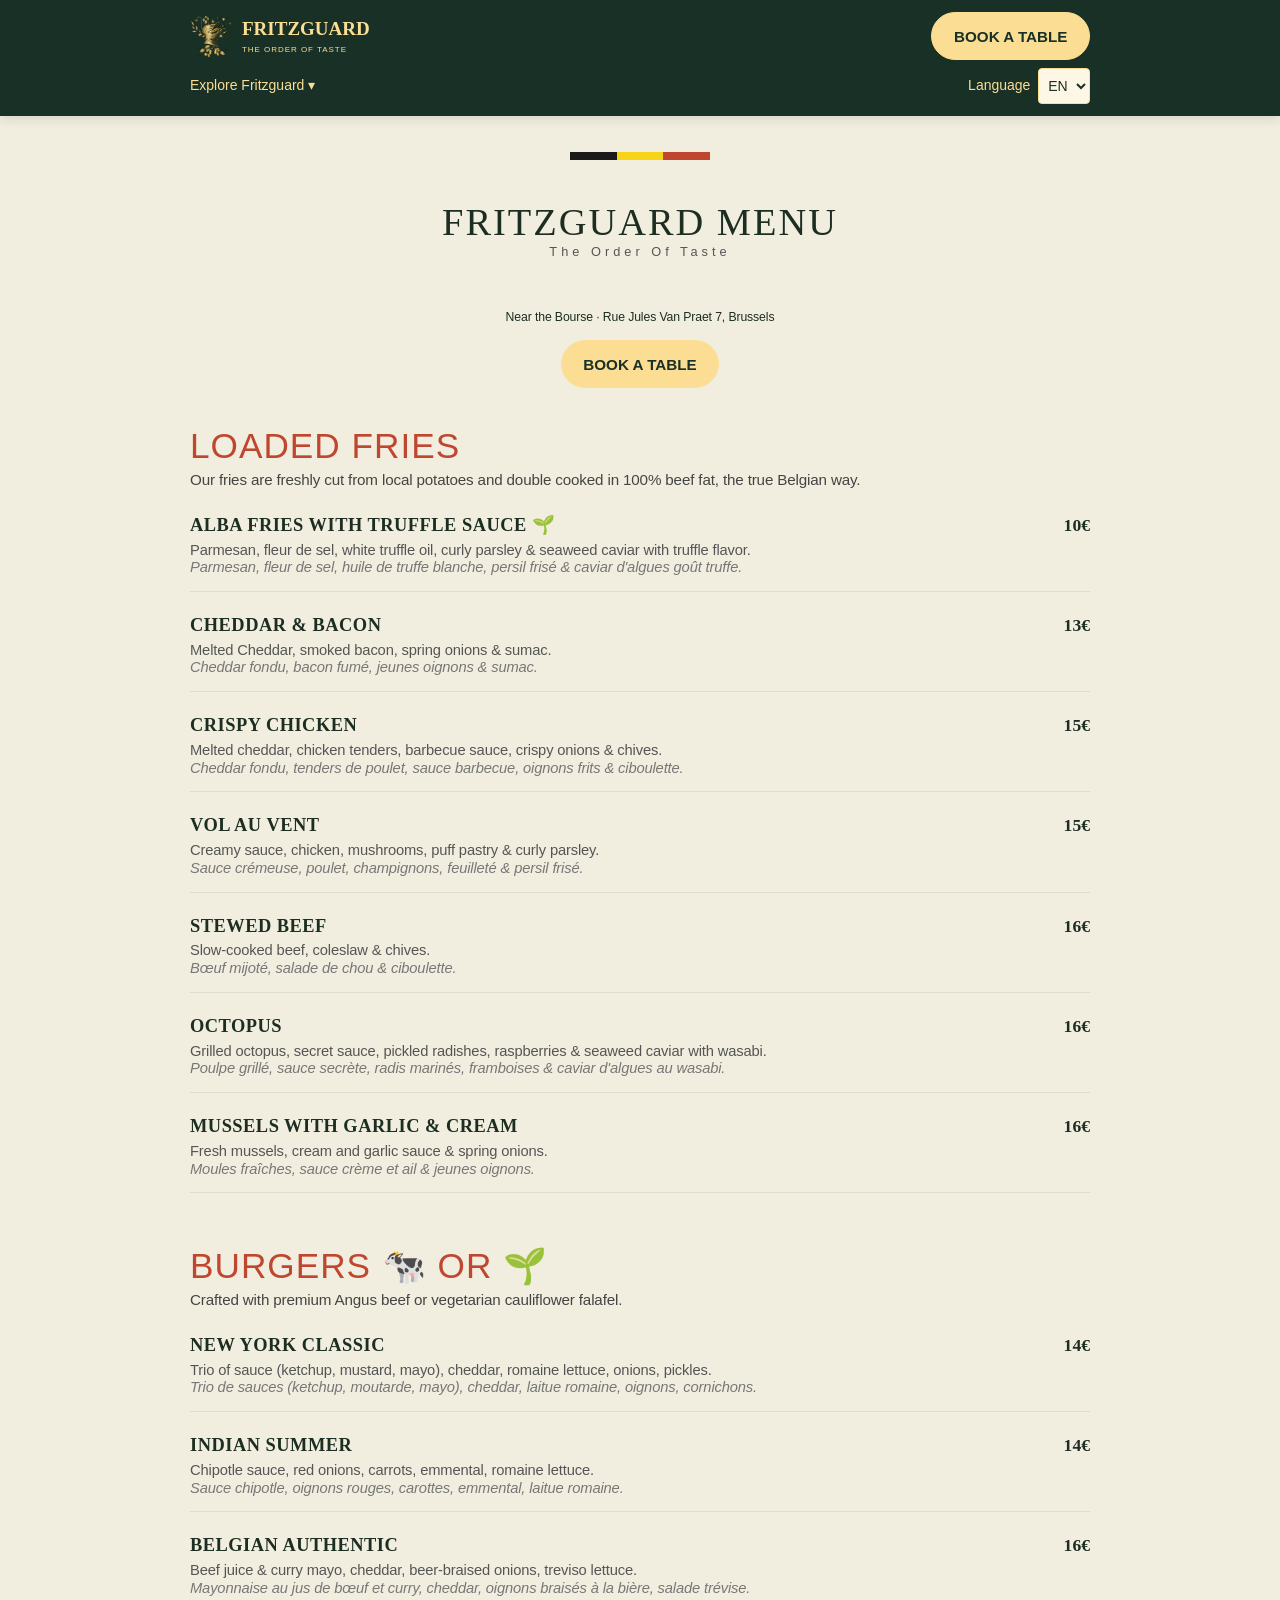
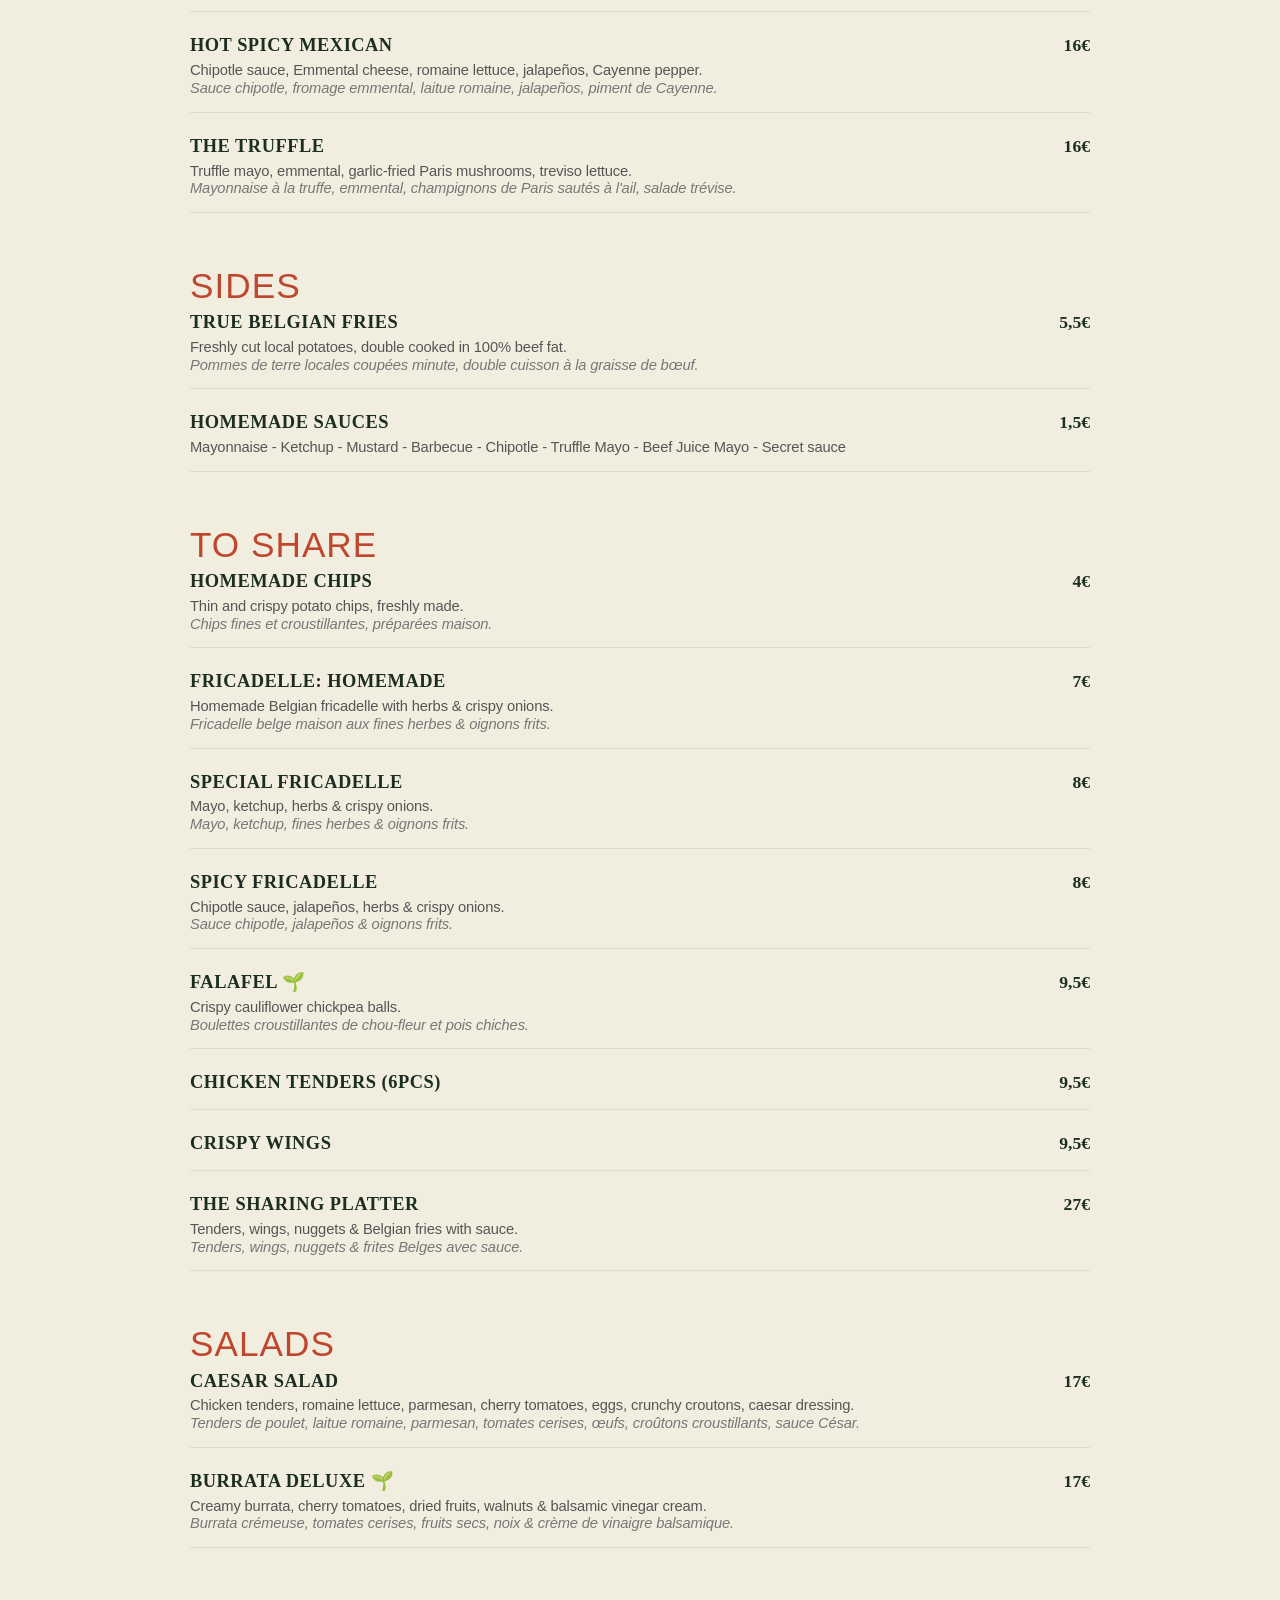
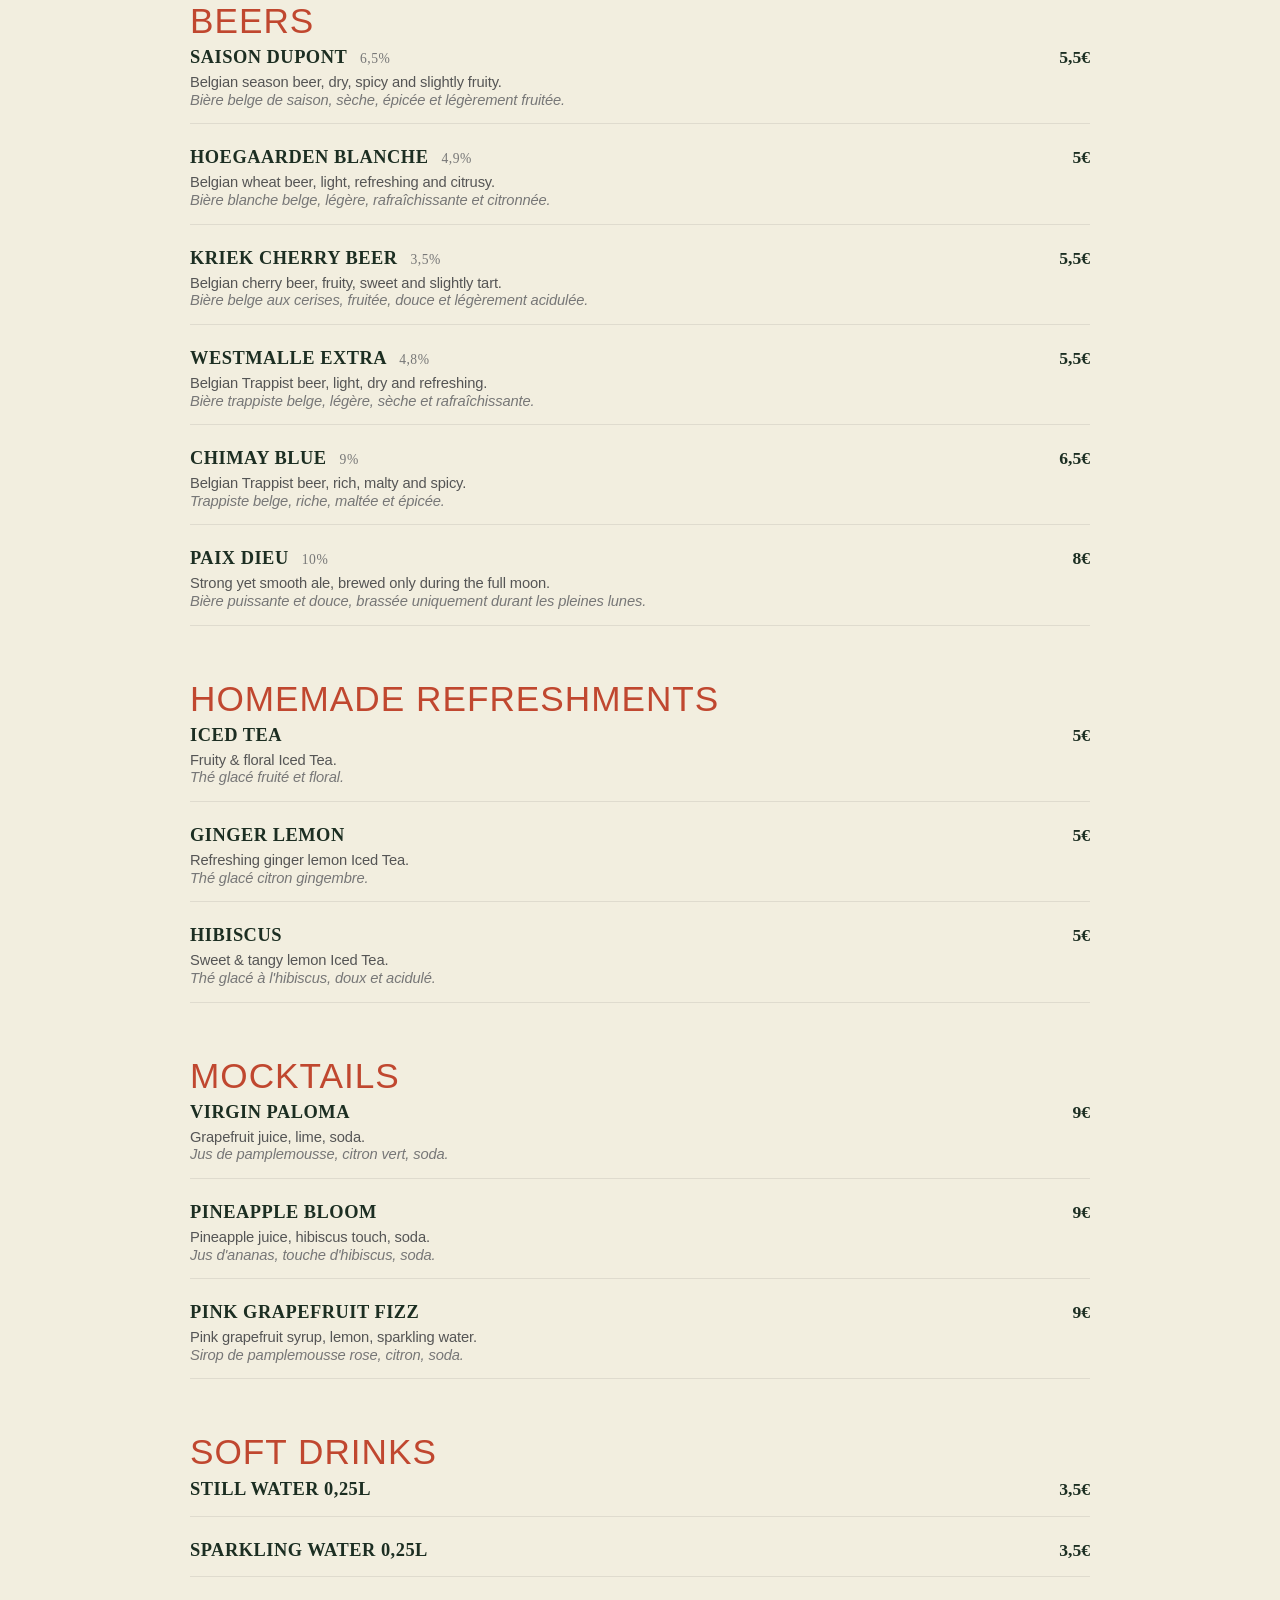
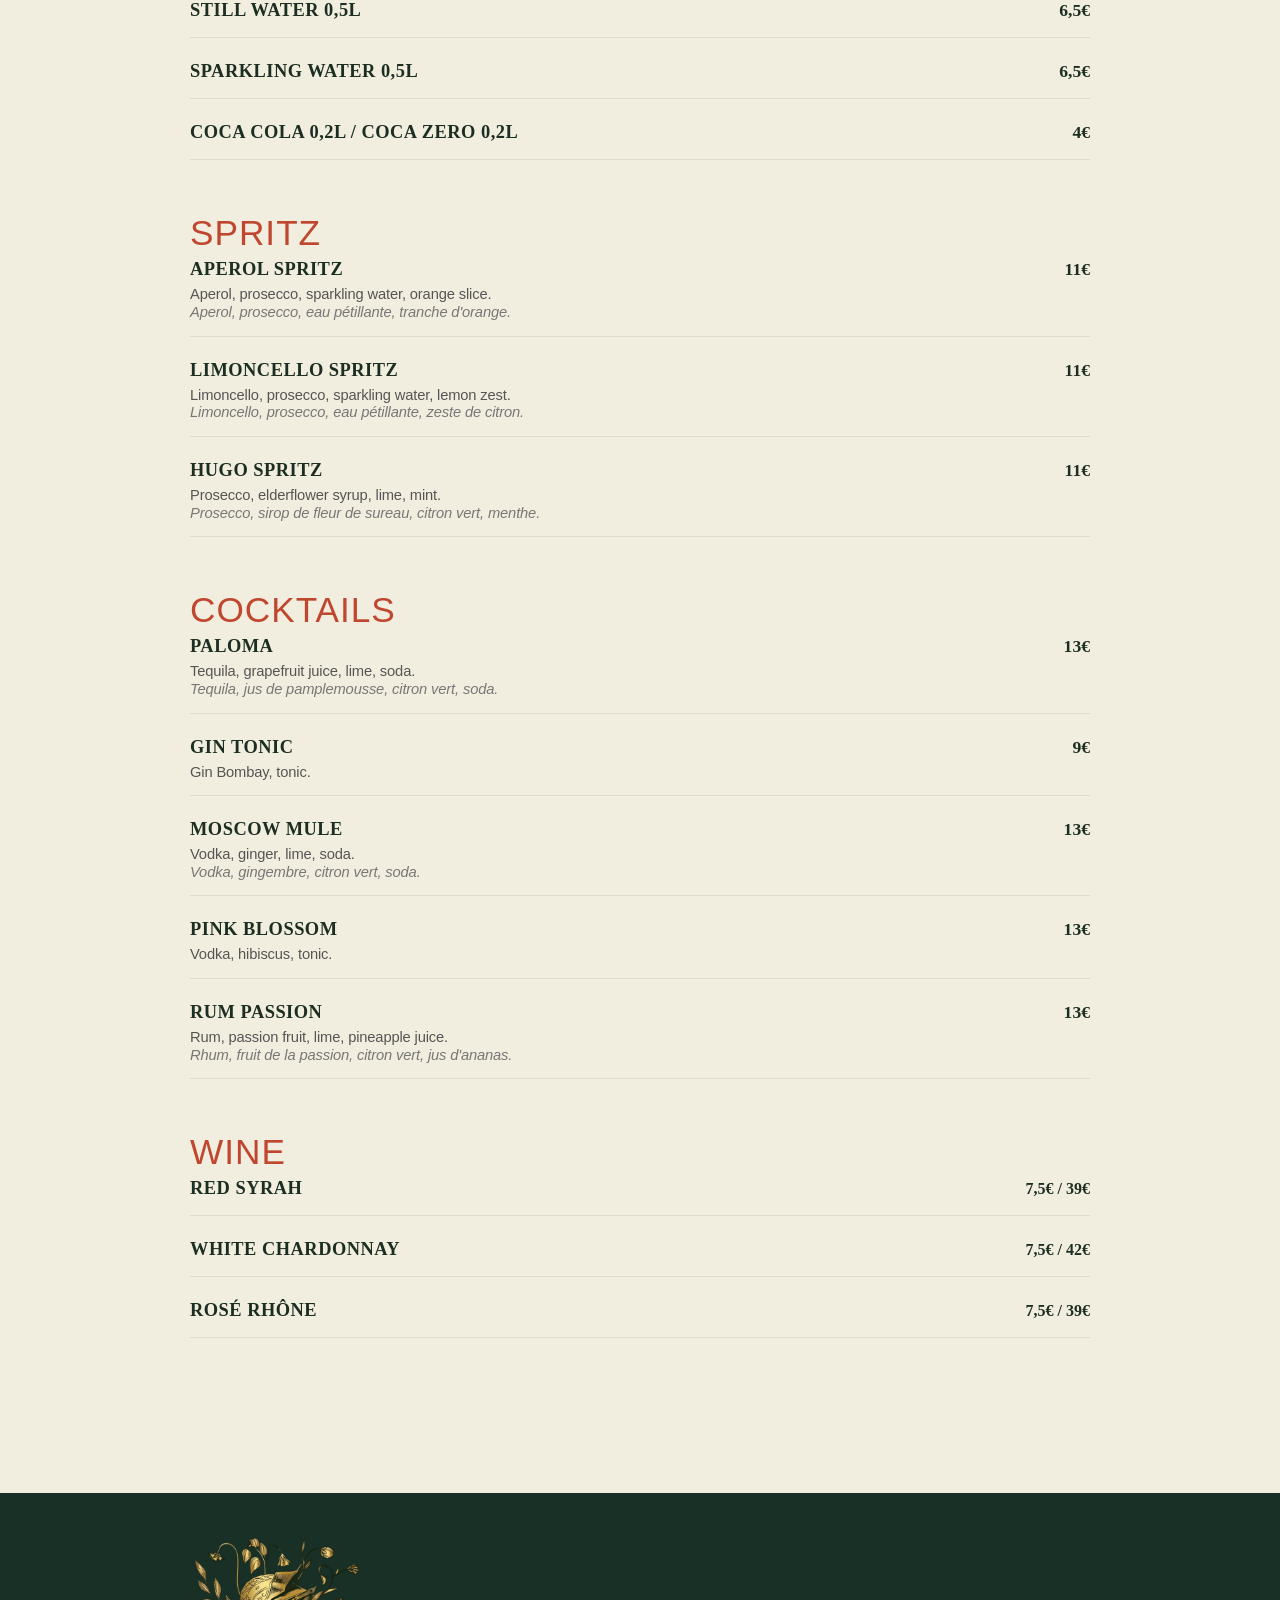
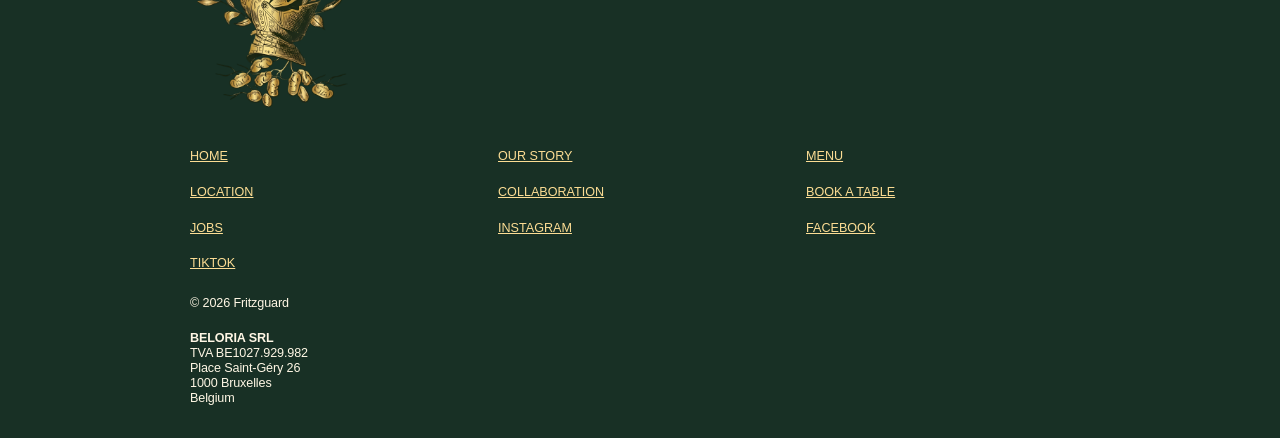
<file: menu.html>
<!DOCTYPE html>
<html lang="en">
<head>
<meta charset="UTF-8">
<script data-cookieconsent="ignore">
(function () {
  var layer = window.dataLayer = window.dataLayer || [];
  function queue() { layer.push(arguments); }
  queue('consent', 'default', {
    ad_storage: 'denied', analytics_storage: 'denied',
    ad_user_data: 'denied', ad_personalization: 'denied',
    functionality_storage: 'denied', personalization_storage: 'denied',
    security_storage: 'granted', wait_for_update: 500
  });
})();
</script>
<script id="Cookiebot" src="https://consent.cookiebot.com/uc.js"
  data-cbid="0bc1c887-7710-441e-846e-877bdfacb2ad"
  data-blockingmode="auto" type="text/javascript"></script>
<meta name="viewport" content="width=device-width, initial-scale=1">
<title>Menu | Fritzguard Brussels — Fries, Burgers &amp; Belgian Beer</title>
<meta name="description" content="Explore the Fritzguard menu: loaded fries, burgers, Belgian beers and more. Find us near the Bourse in Brussels and book your table.">
<link rel="canonical" href="https://www.fritzguard-be.com/menu.html">
<meta property="og:type" content="website">
<meta property="og:site_name" content="Fritzguard Brussels">
<meta property="og:title" content="Menu | Fritzguard Brussels — Fries, Burgers &amp; Belgian Beer">
<meta property="og:description" content="Explore the Fritzguard menu: loaded fries, burgers, Belgian beers and more. Find us near the Bourse in Brussels and book your table.">
<meta property="og:url" content="https://www.fritzguard-be.com/menu.html">
<meta property="og:image" content="https://www.fritzguard-be.com/images/optimized/table-burgers-fries-roses-960.webp">
<meta property="og:image:alt" content="Burgers and loaded fries at Fritzguard Brussels">
<meta name="twitter:card" content="summary_large_image">
<link rel="icon" href="favicon.ico">
<link rel="stylesheet" href="style.css">
<link rel="stylesheet" href="booking-improvements.css">
<script src="translations.js" defer></script>
<style>
  /* ---- Menu-page-specific styles (self-contained, won't affect the rest of the site) ---- */
  .menu-page {
    background: #F2EEDF;
    color: #1c2e22;
    font-family: Georgia, 'Times New Roman', serif;
    padding: 60px 20px 100px;
  }
  .menu-page .menu-wrap {
    max-width: 900px;
    margin: 0 auto;
  }
  .menu-page .flag-bar {
    display: flex;
    width: 140px;
    height: 8px;
    margin: 0 auto 40px;
  }
  .menu-page .flag-bar span { flex: 1; }
  .menu-page .flag-bar .black { background: #1a1a1a; }
  .menu-page .flag-bar .yellow { background: #f7d417; }
  .menu-page .flag-bar .red { background: #c0472f; }

  .menu-page .brand-title {
    text-align: center;
    font-family: 'Times New Roman', serif;
    letter-spacing: 2px;
    font-size: 2.4rem;
    color: #1c2e22;
    margin: 0;
  }
  .menu-page .brand-tagline {
    text-align: center;
    letter-spacing: 4px;
    font-size: 0.8rem;
    color: #555;
    margin-bottom: 50px;
  }

  .menu-page section.category { margin-bottom: 55px; }

  .menu-page h2.category-title {
    font-size: 2.2rem;
    color: #c0472f;
    text-transform: uppercase;
    letter-spacing: 1px;
    margin-bottom: 8px;
  }
  .menu-page .category-note {
    font-size: 0.95rem;
    color: #444;
    margin-bottom: 24px;
    max-width: 700px;
  }

  .menu-page .dish {
    margin-bottom: 22px;
    border-bottom: 1px solid rgba(0,0,0,0.08);
    padding-bottom: 14px;
  }
  .menu-page .dish-row {
    display: flex;
    justify-content: space-between;
    align-items: baseline;
    gap: 16px;
  }
  .menu-page .dish-name {
    font-weight: bold;
    font-size: 1.15rem;
    letter-spacing: 0.5px;
    text-transform: uppercase;
  }
  .menu-page .dish-price {
    font-weight: bold;
    font-size: 1.1rem;
    white-space: nowrap;
  }
  .menu-page .dish-desc-en {
    font-size: 0.92rem;
    color: #555;
    margin-top: 4px;
  }
  .menu-page .dish-desc-fr {
    font-size: 0.92rem;
    color: #777;
    font-style: italic;
  }

  .menu-page .beer-abv {
    font-weight: normal;
    font-size: 0.85rem;
    color: #777;
    margin-left: 8px;
  }

  .menu-page .wine-row .dish-price { font-size: 1rem; }

  @media (max-width: 600px) {
    .menu-page .dish-name { font-size: 1rem; }
    .menu-page h2.category-title { font-size: 1.6rem; }
  }
</style>
  <script src="fritzguard-analytics.js" data-cookieconsent="ignore" defer></script>
</head>
<body class="menu-document">

<!-- ============== NAVIGATION (matches index.html) ============== -->
<header class="menu-header">
  <div class="menu-header-main">
    <a class="menu-brand" href="index.html"><img src="images/optimized/fritzguard-logo-gold-140.webp" alt="" width="44" height="44"><span>FRITZGUARD<small>THE ORDER OF TASTE</small></span></a>
    <a class="reservation-link" href="https://www.google.com/maps/reserve/v/dine/c/KUP-glquwqE" data-google-maps-reserve data-i18n="nav.order">Book a Table</a>
  </div>
  <div class="menu-header-controls">
    <details class="menu-navigation">
      <summary data-i18n="booking.navigation">Explore Fritzguard</summary>
      <nav aria-label="Fritzguard">
  <a href="index.html" data-i18n="nav.home">home</a>
  <a href="index.html#our-story" data-i18n="footer.story">our story</a>
  <a href="menu.html" data-i18n="nav.menu">Menu</a>
  <a href="index.html#location" data-i18n="footer.location">Location</a>
  <a href="index.html#jobs" data-i18n="nav.jobs">Jobs</a>
  <a href="index.html#collaboration" data-i18n="nav.contact">COLLABORATION</a>
  <a href="index.html#location" data-i18n="location.city">Brussels</a>
  <a href="https://www.instagram.com/fritzguard.brussels">instagram</a>
  <a href="https://www.facebook.com/p/Fritzguard-Brussels-100090719001550/">facebook</a>
  <a href="https://www.tiktok.com/@fritzguard.brussels">tiktok</a>
      </nav>
    </details>
    <label class="menu-language"><span data-i18n="booking.language">Language</span>
      <select id="floating-language" aria-label="Language / Langue / Taal">
        <option value="en" lang="en">EN</option>
        <option value="fr" lang="fr">FR</option>
        <option value="nl" lang="nl">NL</option>
      </select>
    </label>
  </div>
</header>

<!-- ============== MENU CONTENT ============== -->
<div class="menu-page">
  <div class="menu-wrap">

    <div class="flag-bar"><span class="black"></span><span class="yellow"></span><span class="red"></span></div>
    <h1 class="brand-title" data-i18n="menuPage.pageTitle">Fritzguard Menu</h1>
    <p class="brand-tagline" data-i18n="nav.logo_sub_title">THE ORDER OF TASTE</p>

    <div class="menu-reservation">
      <p data-i18n="booking.location">Near the Bourse · Rue Jules Van Praet 7, Brussels</p>
      <a class="reservation-link" href="https://www.google.com/maps/reserve/v/dine/c/KUP-glquwqE" data-google-maps-reserve data-i18n="nav.order">Book a Table</a>
    </div>

    <!-- LOADED FRIES -->
    <section class="category" id="loaded-fries">
      <h2 class="category-title" data-i18n="menuPage.fries">Loaded Fries</h2>
      <p class="category-note" data-i18n="menuPage.friesNote">Our fries are freshly cut from local potatoes and double cooked in 100% beef fat, the true Belgian way.</p>

      <div class="dish">
        <div class="dish-row"><span class="dish-name">Alba Fries with Truffle Sauce 🌱</span><span class="dish-price">10€</span></div>
        <p class="dish-desc-en" lang="en">Parmesan, fleur de sel, white truffle oil, curly parsley &amp; seaweed caviar with truffle flavor.</p>
        <p class="dish-desc-fr" lang="fr">Parmesan, fleur de sel, huile de truffe blanche, persil frisé &amp; caviar d'algues goût truffe.</p>
      </div>

      <div class="dish">
        <div class="dish-row"><span class="dish-name">Cheddar &amp; Bacon</span><span class="dish-price">13€</span></div>
        <p class="dish-desc-en" lang="en">Melted Cheddar, smoked bacon, spring onions &amp; sumac.</p>
        <p class="dish-desc-fr" lang="fr">Cheddar fondu, bacon fumé, jeunes oignons &amp; sumac.</p>
      </div>

      <div class="dish">
        <div class="dish-row"><span class="dish-name">Crispy Chicken</span><span class="dish-price">15€</span></div>
        <p class="dish-desc-en" lang="en">Melted cheddar, chicken tenders, barbecue sauce, crispy onions &amp; chives.</p>
        <p class="dish-desc-fr" lang="fr">Cheddar fondu, tenders de poulet, sauce barbecue, oignons frits &amp; ciboulette.</p>
      </div>

      <div class="dish">
        <div class="dish-row"><span class="dish-name">Vol au Vent</span><span class="dish-price">15€</span></div>
        <p class="dish-desc-en" lang="en">Creamy sauce, chicken, mushrooms, puff pastry &amp; curly parsley.</p>
        <p class="dish-desc-fr" lang="fr">Sauce crémeuse, poulet, champignons, feuilleté &amp; persil frisé.</p>
      </div>

      <div class="dish">
        <div class="dish-row"><span class="dish-name">Stewed Beef</span><span class="dish-price">16€</span></div>
        <p class="dish-desc-en" lang="en">Slow-cooked beef, coleslaw &amp; chives.</p>
        <p class="dish-desc-fr" lang="fr">Bœuf mijoté, salade de chou &amp; ciboulette.</p>
      </div>

      <div class="dish">
        <div class="dish-row"><span class="dish-name">Octopus</span><span class="dish-price">16€</span></div>
        <p class="dish-desc-en" lang="en">Grilled octopus, secret sauce, pickled radishes, raspberries &amp; seaweed caviar with wasabi.</p>
        <p class="dish-desc-fr" lang="fr">Poulpe grillé, sauce secrète, radis marinés, framboises &amp; caviar d'algues au wasabi.</p>
      </div>

      <div class="dish">
        <div class="dish-row"><span class="dish-name">Mussels with Garlic &amp; Cream</span><span class="dish-price">16€</span></div>
        <p class="dish-desc-en" lang="en">Fresh mussels, cream and garlic sauce &amp; spring onions.</p>
        <p class="dish-desc-fr" lang="fr">Moules fraîches, sauce crème et ail &amp; jeunes oignons.</p>
      </div>
    </section>

    <!-- BURGERS -->
    <section class="category" id="burgers">
      <h2 class="category-title" data-i18n="menuPage.burgers">Burgers 🐄 or 🌱</h2>
      <p class="category-note" data-i18n="menuPage.burgersNote">Crafted with premium Angus beef or vegetarian cauliflower falafel.</p>

      <div class="dish">
        <div class="dish-row"><span class="dish-name">New York Classic</span><span class="dish-price">14€</span></div>
        <p class="dish-desc-en" lang="en">Trio of sauce (ketchup, mustard, mayo), cheddar, romaine lettuce, onions, pickles.</p>
        <p class="dish-desc-fr" lang="fr">Trio de sauces (ketchup, moutarde, mayo), cheddar, laitue romaine, oignons, cornichons.</p>
      </div>

      <div class="dish">
        <div class="dish-row"><span class="dish-name">Indian Summer</span><span class="dish-price">14€</span></div>
        <p class="dish-desc-en" lang="en">Chipotle sauce, red onions, carrots, emmental, romaine lettuce.</p>
        <p class="dish-desc-fr" lang="fr">Sauce chipotle, oignons rouges, carottes, emmental, laitue romaine.</p>
      </div>

      <div class="dish">
        <div class="dish-row"><span class="dish-name">Belgian Authentic</span><span class="dish-price">16€</span></div>
        <p class="dish-desc-en" lang="en">Beef juice &amp; curry mayo, cheddar, beer-braised onions, treviso lettuce.</p>
        <p class="dish-desc-fr" lang="fr">Mayonnaise au jus de bœuf et curry, cheddar, oignons braisés à la bière, salade trévise.</p>
      </div>

      <div class="dish">
        <div class="dish-row"><span class="dish-name">Hot Spicy Mexican</span><span class="dish-price">16€</span></div>
        <p class="dish-desc-en" lang="en">Chipotle sauce, Emmental cheese, romaine lettuce, jalapeños, Cayenne pepper.</p>
        <p class="dish-desc-fr" lang="fr">Sauce chipotle, fromage emmental, laitue romaine, jalapeños, piment de Cayenne.</p>
      </div>

      <div class="dish">
        <div class="dish-row"><span class="dish-name">The Truffle</span><span class="dish-price">16€</span></div>
        <p class="dish-desc-en" lang="en">Truffle mayo, emmental, garlic-fried Paris mushrooms, treviso lettuce.</p>
        <p class="dish-desc-fr" lang="fr">Mayonnaise à la truffe, emmental, champignons de Paris sautés à l'ail, salade trévise.</p>
      </div>
    </section>

    <!-- SIDES -->
    <section class="category" id="sides">
      <h2 class="category-title" data-i18n="menuPage.sides">Sides</h2>

      <div class="dish">
        <div class="dish-row"><span class="dish-name">True Belgian Fries</span><span class="dish-price">5,5€</span></div>
        <p class="dish-desc-en" lang="en">Freshly cut local potatoes, double cooked in 100% beef fat.</p>
        <p class="dish-desc-fr" lang="fr">Pommes de terre locales coupées minute, double cuisson à la graisse de bœuf.</p>
      </div>

      <div class="dish">
        <div class="dish-row"><span class="dish-name">Homemade Sauces</span><span class="dish-price">1,5€</span></div>
        <p class="dish-desc-en" lang="en">Mayonnaise - Ketchup - Mustard - Barbecue - Chipotle - Truffle Mayo - Beef Juice Mayo - Secret sauce</p>
      </div>
    </section>

    <!-- TO SHARE -->
    <section class="category" id="to-share">
      <h2 class="category-title" data-i18n="menuPage.share">To Share</h2>

      <div class="dish">
        <div class="dish-row"><span class="dish-name">Homemade Chips</span><span class="dish-price">4€</span></div>
        <p class="dish-desc-en" lang="en">Thin and crispy potato chips, freshly made.</p>
        <p class="dish-desc-fr" lang="fr">Chips fines et croustillantes, préparées maison.</p>
      </div>

      <div class="dish">
        <div class="dish-row"><span class="dish-name">Fricadelle: Homemade</span><span class="dish-price">7€</span></div>
        <p class="dish-desc-en" lang="en">Homemade Belgian fricadelle with herbs &amp; crispy onions.</p>
        <p class="dish-desc-fr" lang="fr">Fricadelle belge maison aux fines herbes &amp; oignons frits.</p>
      </div>

      <div class="dish">
        <div class="dish-row"><span class="dish-name">Special Fricadelle</span><span class="dish-price">8€</span></div>
        <p class="dish-desc-en" lang="en">Mayo, ketchup, herbs &amp; crispy onions.</p>
        <p class="dish-desc-fr" lang="fr">Mayo, ketchup, fines herbes &amp; oignons frits.</p>
      </div>

      <div class="dish">
        <div class="dish-row"><span class="dish-name">Spicy Fricadelle</span><span class="dish-price">8€</span></div>
        <p class="dish-desc-en" lang="en">Chipotle sauce, jalapeños, herbs &amp; crispy onions.</p>
        <p class="dish-desc-fr" lang="fr">Sauce chipotle, jalapeños &amp; oignons frits.</p>
      </div>

      <div class="dish">
        <div class="dish-row"><span class="dish-name">Falafel 🌱</span><span class="dish-price">9,5€</span></div>
        <p class="dish-desc-en" lang="en">Crispy cauliflower chickpea balls.</p>
        <p class="dish-desc-fr" lang="fr">Boulettes croustillantes de chou-fleur et pois chiches.</p>
      </div>

      <div class="dish">
        <div class="dish-row"><span class="dish-name">Chicken Tenders (6pcs)</span><span class="dish-price">9,5€</span></div>
      </div>

      <div class="dish">
        <div class="dish-row"><span class="dish-name">Crispy Wings</span><span class="dish-price">9,5€</span></div>
      </div>

      <div class="dish">
        <div class="dish-row"><span class="dish-name">The Sharing Platter</span><span class="dish-price">27€</span></div>
        <p class="dish-desc-en" lang="en">Tenders, wings, nuggets &amp; Belgian fries with sauce.</p>
        <p class="dish-desc-fr" lang="fr">Tenders, wings, nuggets &amp; frites Belges avec sauce.</p>
      </div>
    </section>

    <!-- SALADS -->
    <section class="category" id="salads">
      <h2 class="category-title" data-i18n="menuPage.salads">Salads</h2>

      <div class="dish">
        <div class="dish-row"><span class="dish-name">Caesar Salad</span><span class="dish-price">17€</span></div>
        <p class="dish-desc-en" lang="en">Chicken tenders, romaine lettuce, parmesan, cherry tomatoes, eggs, crunchy croutons, caesar dressing.</p>
        <p class="dish-desc-fr" lang="fr">Tenders de poulet, laitue romaine, parmesan, tomates cerises, œufs, croûtons croustillants, sauce César.</p>
      </div>

      <div class="dish">
        <div class="dish-row"><span class="dish-name">Burrata Deluxe 🌱</span><span class="dish-price">17€</span></div>
        <p class="dish-desc-en" lang="en">Creamy burrata, cherry tomatoes, dried fruits, walnuts &amp; balsamic vinegar cream.</p>
        <p class="dish-desc-fr" lang="fr">Burrata crémeuse, tomates cerises, fruits secs, noix &amp; crème de vinaigre balsamique.</p>
      </div>
    </section>

    <!-- BEERS -->
    <section class="category" id="beers">
      <h2 class="category-title" data-i18n="menuPage.beers">Beers</h2>

      <div class="dish">
        <div class="dish-row"><span class="dish-name">Saison Dupont <span class="beer-abv">6,5%</span></span><span class="dish-price">5,5€</span></div>
        <p class="dish-desc-en" lang="en">Belgian season beer, dry, spicy and slightly fruity.</p>
        <p class="dish-desc-fr" lang="fr">Bière belge de saison, sèche, épicée et légèrement fruitée.</p>
      </div>

      <div class="dish">
        <div class="dish-row"><span class="dish-name">Hoegaarden Blanche <span class="beer-abv">4,9%</span></span><span class="dish-price">5€</span></div>
        <p class="dish-desc-en" lang="en">Belgian wheat beer, light, refreshing and citrusy.</p>
        <p class="dish-desc-fr" lang="fr">Bière blanche belge, légère, rafraîchissante et citronnée.</p>
      </div>

      <div class="dish">
        <div class="dish-row"><span class="dish-name">Kriek Cherry Beer <span class="beer-abv">3,5%</span></span><span class="dish-price">5,5€</span></div>
        <p class="dish-desc-en" lang="en">Belgian cherry beer, fruity, sweet and slightly tart.</p>
        <p class="dish-desc-fr" lang="fr">Bière belge aux cerises, fruitée, douce et légèrement acidulée.</p>
      </div>

      <div class="dish">
        <div class="dish-row"><span class="dish-name">Westmalle Extra <span class="beer-abv">4,8%</span></span><span class="dish-price">5,5€</span></div>
        <p class="dish-desc-en" lang="en">Belgian Trappist beer, light, dry and refreshing.</p>
        <p class="dish-desc-fr" lang="fr">Bière trappiste belge, légère, sèche et rafraîchissante.</p>
      </div>

      <div class="dish">
        <div class="dish-row"><span class="dish-name">Chimay Blue <span class="beer-abv">9%</span></span><span class="dish-price">6,5€</span></div>
        <p class="dish-desc-en" lang="en">Belgian Trappist beer, rich, malty and spicy.</p>
        <p class="dish-desc-fr" lang="fr">Trappiste belge, riche, maltée et épicée.</p>
      </div>

      <div class="dish">
        <div class="dish-row"><span class="dish-name">Paix Dieu <span class="beer-abv">10%</span></span><span class="dish-price">8€</span></div>
        <p class="dish-desc-en" lang="en">Strong yet smooth ale, brewed only during the full moon.</p>
        <p class="dish-desc-fr" lang="fr">Bière puissante et douce, brassée uniquement durant les pleines lunes.</p>
      </div>
    </section>

    <!-- HOMEMADE REFRESHMENTS -->
    <section class="category" id="refreshments">
      <h2 class="category-title" data-i18n="menuPage.refreshments">Homemade Refreshments</h2>

      <div class="dish">
        <div class="dish-row"><span class="dish-name">Iced Tea</span><span class="dish-price">5€</span></div>
        <p class="dish-desc-en" lang="en">Fruity &amp; floral Iced Tea.</p>
        <p class="dish-desc-fr" lang="fr">Thé glacé fruité et floral.</p>
      </div>

      <div class="dish">
        <div class="dish-row"><span class="dish-name">Ginger Lemon</span><span class="dish-price">5€</span></div>
        <p class="dish-desc-en" lang="en">Refreshing ginger lemon Iced Tea.</p>
        <p class="dish-desc-fr" lang="fr">Thé glacé citron gingembre.</p>
      </div>

      <div class="dish">
        <div class="dish-row"><span class="dish-name">Hibiscus</span><span class="dish-price">5€</span></div>
        <p class="dish-desc-en" lang="en">Sweet &amp; tangy lemon Iced Tea.</p>
        <p class="dish-desc-fr" lang="fr">Thé glacé à l'hibiscus, doux et acidulé.</p>
      </div>
    </section>

    <!-- MOCKTAILS -->
    <section class="category" id="mocktails">
      <h2 class="category-title" data-i18n="menuPage.mocktails">Mocktails</h2>

      <div class="dish">
        <div class="dish-row"><span class="dish-name">Virgin Paloma</span><span class="dish-price">9€</span></div>
        <p class="dish-desc-en" lang="en">Grapefruit juice, lime, soda.</p>
        <p class="dish-desc-fr" lang="fr">Jus de pamplemousse, citron vert, soda.</p>
      </div>

      <div class="dish">
        <div class="dish-row"><span class="dish-name">Pineapple Bloom</span><span class="dish-price">9€</span></div>
        <p class="dish-desc-en" lang="en">Pineapple juice, hibiscus touch, soda.</p>
        <p class="dish-desc-fr" lang="fr">Jus d'ananas, touche d'hibiscus, soda.</p>
      </div>

      <div class="dish">
        <div class="dish-row"><span class="dish-name">Pink Grapefruit Fizz</span><span class="dish-price">9€</span></div>
        <p class="dish-desc-en" lang="en">Pink grapefruit syrup, lemon, sparkling water.</p>
        <p class="dish-desc-fr" lang="fr">Sirop de pamplemousse rose, citron, soda.</p>
      </div>
    </section>

    <!-- SOFT DRINKS -->
    <section class="category" id="soft-drinks">
      <h2 class="category-title" data-i18n="menuPage.soft">Soft Drinks</h2>

      <div class="dish"><div class="dish-row"><span class="dish-name">Still Water 0,25L</span><span class="dish-price">3,5€</span></div></div>
      <div class="dish"><div class="dish-row"><span class="dish-name">Sparkling Water 0,25L</span><span class="dish-price">3,5€</span></div></div>
      <div class="dish"><div class="dish-row"><span class="dish-name">Still Water 0,5L</span><span class="dish-price">6,5€</span></div></div>
      <div class="dish"><div class="dish-row"><span class="dish-name">Sparkling Water 0,5L</span><span class="dish-price">6,5€</span></div></div>
      <div class="dish"><div class="dish-row"><span class="dish-name">Coca Cola 0,2L / Coca Zero 0,2L</span><span class="dish-price">4€</span></div></div>
    </section>

    <!-- SPRITZ -->
    <section class="category" id="spritz">
      <h2 class="category-title" data-i18n="menuPage.spritz">Spritz</h2>

      <div class="dish">
        <div class="dish-row"><span class="dish-name">Aperol Spritz</span><span class="dish-price">11€</span></div>
        <p class="dish-desc-en" lang="en">Aperol, prosecco, sparkling water, orange slice.</p>
        <p class="dish-desc-fr" lang="fr">Aperol, prosecco, eau pétillante, tranche d'orange.</p>
      </div>

      <div class="dish">
        <div class="dish-row"><span class="dish-name">Limoncello Spritz</span><span class="dish-price">11€</span></div>
        <p class="dish-desc-en" lang="en">Limoncello, prosecco, sparkling water, lemon zest.</p>
        <p class="dish-desc-fr" lang="fr">Limoncello, prosecco, eau pétillante, zeste de citron.</p>
      </div>

      <div class="dish">
        <div class="dish-row"><span class="dish-name">Hugo Spritz</span><span class="dish-price">11€</span></div>
        <p class="dish-desc-en" lang="en">Prosecco, elderflower syrup, lime, mint.</p>
        <p class="dish-desc-fr" lang="fr">Prosecco, sirop de fleur de sureau, citron vert, menthe.</p>
      </div>
    </section>

    <!-- COCKTAILS -->
    <section class="category" id="cocktails">
      <h2 class="category-title" data-i18n="menuPage.cocktails">Cocktails</h2>

      <div class="dish">
        <div class="dish-row"><span class="dish-name">Paloma</span><span class="dish-price">13€</span></div>
        <p class="dish-desc-en" lang="en">Tequila, grapefruit juice, lime, soda.</p>
        <p class="dish-desc-fr" lang="fr">Tequila, jus de pamplemousse, citron vert, soda.</p>
      </div>

      <div class="dish">
        <div class="dish-row"><span class="dish-name">Gin Tonic</span><span class="dish-price">9€</span></div>
        <p class="dish-desc-en" lang="en">Gin Bombay, tonic.</p>
      </div>

      <div class="dish">
        <div class="dish-row"><span class="dish-name">Moscow Mule</span><span class="dish-price">13€</span></div>
        <p class="dish-desc-en" lang="en">Vodka, ginger, lime, soda.</p>
        <p class="dish-desc-fr" lang="fr">Vodka, gingembre, citron vert, soda.</p>
      </div>

      <div class="dish">
        <div class="dish-row"><span class="dish-name">Pink Blossom</span><span class="dish-price">13€</span></div>
        <p class="dish-desc-en" lang="en">Vodka, hibiscus, tonic.</p>
      </div>

      <div class="dish">
        <div class="dish-row"><span class="dish-name">Rum Passion</span><span class="dish-price">13€</span></div>
        <p class="dish-desc-en" lang="en">Rum, passion fruit, lime, pineapple juice.</p>
        <p class="dish-desc-fr" lang="fr">Rhum, fruit de la passion, citron vert, jus d'ananas.</p>
      </div>
    </section>

    <!-- WINE -->
    <section class="category" id="wine">
      <h2 class="category-title" data-i18n="menuPage.wine">Wine</h2>

      <div class="dish wine-row"><div class="dish-row"><span class="dish-name">Red Syrah</span><span class="dish-price">7,5€ / 39€</span></div></div>
      <div class="dish wine-row"><div class="dish-row"><span class="dish-name">White Chardonnay</span><span class="dish-price">7,5€ / 42€</span></div></div>
      <div class="dish wine-row"><div class="dish-row"><span class="dish-name">Rosé Rhône</span><span class="dish-price">7,5€ / 39€</span></div></div>
    </section>

  </div>
</div>

<!-- ============== FOOTER (matches index.html) ============== -->
<footer class="menu-footer">
  <a href="index.html"><img src="images/optimized/fritzguard-logo-gold-full.webp" alt="Fritzguard logo"></a>
  <a href="index.html" data-i18n="nav.home">home</a>
  <a href="index.html#our-story" data-i18n="footer.story">Our story</a>
  <a href="menu.html" data-i18n="nav.menu">Menu</a>
  <a href="index.html#location" data-i18n="footer.location">location</a>
  <a href="index.html#collaboration" data-i18n="nav.contact">collaboration</a>
  <a href="https://www.google.com/maps/reserve/v/dine/c/KUP-glquwqE" data-google-maps-reserve data-i18n="nav.order">Book a Table</a>
  <a href="index.html#jobs" data-i18n="nav.jobs">jobs</a>
  <a href="https://www.instagram.com/fritzguard.brussels">instagram</a>
  <a href="https://www.facebook.com/p/Fritzguard-Brussels-100090719001550/">facebook</a>
  <a href="https://www.tiktok.com/@fritzguard.brussels">tiktok</a>

  <p>© 2026 Fritzguard</p>
  <p><strong>BELORIA SRL</strong><br>
  TVA BE1027.929.982<br>
  Place Saint-Géry 26<br>
  1000 Bruxelles<br>
  Belgium</p>
</footer>

</body>
</html>
</file>
<file: style.css>
html {
    -webkit-text-size-adjust: 100%;
    -ms-text-size-adjust: 100%;
    font-family: sans-serif;
}

body {
    margin: 0;
}

    /* Zenchef floating reservation widget */
    .zc-zenchef-floating {
        position: fixed;
        right: 20px;
        bottom: 20px;
        z-index: 99999;
        display: block;
        pointer-events: none; /* allow clicks only on the widget itself */
    }
    .zc-zenchef-floating .zc-widget-config {
        pointer-events: auto;
    }

    @media (max-width: 600px) {
        .zc-zenchef-floating { right: 12px; bottom: 12px; }
    }

article,
aside,
details,
figcaption,
figure,
footer,
header,
hgroup,
main,
menu,
nav,
section,
summary {
    display: block;
}

button[data-testid="shop-btn"] {
  display: none !important;
}

audio,
canvas,
progress,
video {
    vertical-align: baseline;
    display: inline-block;
}

audio:not([controls]) {
    height: 0;
    display: none;
}

[hidden],
template {
    display: none;
}

a {
    background-color: #0000;
}

a:active,
a:hover {
    outline: 0;
}

abbr[title] {
    border-bottom: 1px dotted;
}

b,
strong {
    font-weight: bold;
}

dfn {
    font-style: italic;
}

h1 {
    margin: .67em 0;
    font-size: 2em;
}

mark {
    color: #000;
    background: #ff0;
}

small {
    font-size: 80%;
}

sub,
sup {
    vertical-align: baseline;
    font-size: 75%;
    line-height: 0;
    position: relative;
}

sup {
    top: -.5em;
}

sub {
    bottom: -.25em;
}

img {
    border: 0;
}

svg:not(:root) {
    overflow: hidden;
}

hr {
    box-sizing: content-box;
    height: 0;
}

pre {
    overflow: auto;
}

code,
kbd,
pre,
samp {
    font-family: monospace;
    font-size: 1em;
}

button,
input,
optgroup,
select,
textarea {
    color: inherit;
    font: inherit;
    margin: 0;
}

button {
    overflow: visible;
}

button,
select {
    text-transform: none;
}

button,
html input[type="button"],
input[type="reset"] {
    -webkit-appearance: button;
    cursor: pointer;
}

button[disabled],
html input[disabled] {
    cursor: default;
}

button::-moz-focus-inner,
input::-moz-focus-inner {
    border: 0;
    padding: 0;
}

input {
    line-height: normal;
}

input[type="checkbox"],
input[type="radio"] {
    box-sizing: border-box;
    padding: 0;
}

input[type="number"]::-webkit-inner-spin-button,
input[type="number"]::-webkit-outer-spin-button {
    height: auto;
}

input[type="search"] {
    -webkit-appearance: none;
}

input[type="search"]::-webkit-search-cancel-button,
input[type="search"]::-webkit-search-decoration {
    -webkit-appearance: none;
}

legend {
    border: 0;
    padding: 0;
}

textarea {
    overflow: auto;
}

optgroup {
    font-weight: bold;
}

table {
    border-collapse: collapse;
    border-spacing: 0;
}

td,
th {
    padding: 0;
}

@font-face {
    font-family: webflow-icons;
    src: url("[data-uri]") format("truetype");
    font-weight: normal;
    font-style: normal;
}

[class^="w-icon-"],
[class*=" w-icon-"] {
    speak: none;
    font-variant: normal;
    text-transform: none;
    -webkit-font-smoothing: antialiased;
    -moz-osx-font-smoothing: grayscale;
    font-style: normal;
    font-weight: normal;
    line-height: 1;
    font-family: webflow-icons !important;
}

.w-icon-slider-right:before {
    content: "оЂ";
}

.w-icon-slider-left:before {
    content: "оЃ";
}

.w-icon-nav-menu:before {
    content: "о‚";
}

.w-icon-arrow-down:before,
.w-icon-dropdown-toggle:before {
    content: "оѓ";
}

.w-icon-file-upload-remove:before {
    content: "о¤Ђ";
}

.w-icon-file-upload-icon:before {
    content: "о¤ѓ";
}

* {
    box-sizing: border-box;
}

html {
    height: 100%;
}

body {
    color: #333;
    background-color: #fff;
    min-height: 100%;
    margin: 0;
    font-family: Arial, sans-serif;
    font-size: 14px;
    line-height: 20px;
}

img {
    vertical-align: middle;
    max-width: 100%;
    display: inline-block;
}

html.w-mod-touch * {
    background-attachment: scroll !important;
}

.w-block {
    display: block;
}

.w-inline-block {
    max-width: 100%;
    display: inline-block;
}

.w-clearfix:before,
.w-clearfix:after {
    content: " ";
    grid-area: 1 / 1 / 2 / 2;
    display: table;
}

.w-clearfix:after {
    clear: both;
}

.w-hidden {
    display: none;
}

.w-button {
    color: #fff;
    line-height: inherit;
    cursor: pointer;
    background-color: #3898ec;
    border: 0;
    border-radius: 0;
    padding: 9px 15px;
    text-decoration: none;
    display: inline-block;
}

input.w-button {
    -webkit-appearance: button;
}

html[data-w-dynpage] [data-w-cloak] {
    color: #0000 !important;
}

.w-code-block {
    margin: unset;
}

pre.w-code-block code {
    all: inherit;
}

.w-optimization {
    display: contents;
}

.w-webflow-badge,
.w-webflow-badge>img {
    box-sizing: unset;
    width: unset;
    height: unset;
    max-height: unset;
    max-width: unset;
    min-height: unset;
    min-width: unset;
    margin: unset;
    padding: unset;
    float: unset;
    clear: unset;
    border: unset;
    border-radius: unset;
    background: unset;
    background-image: unset;
    background-position: unset;
    background-size: unset;
    background-repeat: unset;
    background-origin: unset;
    background-clip: unset;
    background-attachment: unset;
    background-color: unset;
    box-shadow: unset;
    transform: unset;
    direction: unset;
    font-family: unset;
    font-weight: unset;
    color: unset;
    font-size: unset;
    line-height: unset;
    font-style: unset;
    font-variant: unset;
    text-align: unset;
    letter-spacing: unset;
    -webkit-text-decoration: unset;
    text-decoration: unset;
    text-indent: unset;
    text-transform: unset;
    list-style-type: unset;
    text-shadow: unset;
    vertical-align: unset;
    cursor: unset;
    white-space: unset;
    word-break: unset;
    word-spacing: unset;
    word-wrap: unset;
    transition: unset;
}

.w-webflow-badge {
    white-space: nowrap;
    cursor: pointer;
    box-shadow: 0 0 0 1px #0000001a, 0 1px 3px #0000001a;
    visibility: visible !important;
    opacity: 1 !important;
    z-index: 2147483647 !important;
    color: #aaadb0 !important;
    overflow: unset !important;
    background-color: #fff !important;
    border-radius: 3px !important;
    width: auto !important;
    height: auto !important;
    margin: 0 !important;
    padding: 6px !important;
    font-size: 12px !important;
    line-height: 14px !important;
    text-decoration: none !important;
    display: inline-block !important;
    position: fixed !important;
    inset: auto 12px 12px auto !important;
    transform: none !important;
}

.w-webflow-badge>img {
    position: unset;
    visibility: unset !important;
    opacity: 1 !important;
    vertical-align: middle !important;
    display: inline-block !important;
}

h1,
h2,
h3,
h4,
h5,
h6 {
    margin-bottom: 10px;
    font-weight: bold;
}

h1 {
    margin-top: 20px;
    font-size: 38px;
    line-height: 44px;
}

h2 {
    margin-top: 20px;
    font-size: 32px;
    line-height: 36px;
}

h3 {
    margin-top: 20px;
    font-size: 24px;
    line-height: 30px;
}

h4 {
    margin-top: 10px;
    font-size: 18px;
    line-height: 24px;
}

h5 {
    margin-top: 10px;
    font-size: 14px;
    line-height: 20px;
}

h6 {
    margin-top: 10px;
    font-size: 12px;
    line-height: 18px;
}

p {
    margin-top: 0;
    margin-bottom: 10px;
}

blockquote {
    border-left: 5px solid #e2e2e2;
    margin: 0 0 10px;
    padding: 10px 20px;
    font-size: 18px;
    line-height: 22px;
}

figure {
    margin: 0 0 10px;
}

ul,
ol {
    margin-top: 0;
    margin-bottom: 10px;
    padding-left: 40px;
}

.w-list-unstyled {
    padding-left: 0;
    list-style: none;
}

.w-embed:before,
.w-embed:after {
    content: " ";
    grid-area: 1 / 1 / 2 / 2;
    display: table;
}

.w-embed:after {
    clear: both;
}

.w-video {
    width: 100%;
    padding: 0;
    position: relative;
}

.w-video iframe,
.w-video object,
.w-video embed {
    border: none;
    width: 100%;
    height: 100%;
    position: absolute;
    top: 0;
    left: 0;
}

fieldset {
    border: 0;
    margin: 0;
    padding: 0;
}

button,
[type="button"],
[type="reset"] {
    cursor: pointer;
    -webkit-appearance: button;
    border: 0;
}

.w-form {
    margin: 0 0 15px;
}

.w-form-done {
    text-align: center;
    background-color: #ddd;
    padding: 20px;
    display: none;
}

.w-form-fail {
    background-color: #ffdede;
    margin-top: 10px;
    padding: 10px;
    display: none;
}

label {
    margin-bottom: 5px;
    font-weight: bold;
    display: block;
}

.w-input,
.w-select {
    color: #333;
    vertical-align: middle;
    background-color: #fff;
    border: 1px solid #ccc;
    width: 100%;
    height: 38px;
    margin-bottom: 10px;
    padding: 8px 12px;
    font-size: 14px;
    line-height: 1.42857;
    display: block;
}

.w-input::placeholder,
.w-select::placeholder {
    color: #999;
}

.w-input:focus,
.w-select:focus {
    border-color: #3898ec;
    outline: 0;
}

.w-input[disabled],
.w-select[disabled],
.w-input[readonly],
.w-select[readonly],
fieldset[disabled] .w-input,
fieldset[disabled] .w-select {
    cursor: not-allowed;
}

.w-input[disabled]:not(.w-input-disabled),
.w-select[disabled]:not(.w-input-disabled),
.w-input[readonly],
.w-select[readonly],
fieldset[disabled]:not(.w-input-disabled) .w-input,
fieldset[disabled]:not(.w-input-disabled) .w-select {
    background-color: #eee;
}

textarea.w-input,
textarea.w-select {
    height: auto;
}

.w-select {
    background-color: #f3f3f3;
}

.w-select[multiple] {
    height: auto;
}

.w-form-label {
    cursor: pointer;
    margin-bottom: 0;
    font-weight: normal;
    display: inline-block;
}

.w-radio {
    margin-bottom: 5px;
    padding-left: 20px;
    display: block;
}

.w-radio:before,
.w-radio:after {
    content: " ";
    grid-area: 1 / 1 / 2 / 2;
    display: table;
}

.w-radio:after {
    clear: both;
}

.w-radio-input {
    float: left;
    margin: 3px 0 0 -20px;
    line-height: normal;
}

.w-file-upload {
    margin-bottom: 10px;
    display: block;
}

.w-file-upload-input {
    opacity: 0;
    z-index: -100;
    width: .1px;
    height: .1px;
    position: absolute;
    overflow: hidden;
}

.w-file-upload-default,
.w-file-upload-uploading,
.w-file-upload-success {
    color: #333;
    display: inline-block;
}

.w-file-upload-error {
    margin-top: 10px;
    display: block;
}

.w-file-upload-default.w-hidden,
.w-file-upload-uploading.w-hidden,
.w-file-upload-error.w-hidden,
.w-file-upload-success.w-hidden {
    display: none;
}

.w-file-upload-uploading-btn {
    cursor: pointer;
    background-color: #fafafa;
    border: 1px solid #ccc;
    margin: 0;
    padding: 8px 12px;
    font-size: 14px;
    font-weight: normal;
    display: flex;
}

.w-file-upload-file {
    background-color: #fafafa;
    border: 1px solid #ccc;
    flex-grow: 1;
    justify-content: space-between;
    margin: 0;
    padding: 8px 9px 8px 11px;
    display: flex;
}

.w-file-upload-file-name {
    font-size: 14px;
    font-weight: normal;
    display: block;
}

.w-file-remove-link {
    cursor: pointer;
    width: auto;
    height: auto;
    margin-top: 3px;
    margin-left: 10px;
    padding: 3px;
    display: block;
}

.w-icon-file-upload-remove {
    margin: auto;
    font-size: 10px;
}

.w-file-upload-error-msg {
    color: #ea384c;
    padding: 2px 0;
    display: inline-block;
}

.w-file-upload-info {
    padding: 0 12px;
    line-height: 38px;
    display: inline-block;
}

.w-file-upload-label {
    cursor: pointer;
    background-color: #fafafa;
    border: 1px solid #ccc;
    margin: 0;
    padding: 8px 12px;
    font-size: 14px;
    font-weight: normal;
    display: inline-block;
}

.w-icon-file-upload-icon,
.w-icon-file-upload-uploading {
    width: 20px;
    margin-right: 8px;
    display: inline-block;
}

.w-icon-file-upload-uploading {
    height: 20px;
}

.w-container {
    max-width: 940px;
    margin-left: auto;
    margin-right: auto;
}

.w-container:before,
.w-container:after {
    content: " ";
    grid-area: 1 / 1 / 2 / 2;
    display: table;
}

.w-container:after {
    clear: both;
}

.w-container .w-row {
    margin-left: -10px;
    margin-right: -10px;
}

.w-row:before,
.w-row:after {
    content: " ";
    grid-area: 1 / 1 / 2 / 2;
    display: table;
}

.w-row:after {
    clear: both;
}

.w-row .w-row {
    margin-left: 0;
    margin-right: 0;
}

.w-col {
    float: left;
    width: 100%;
    min-height: 1px;
    padding-left: 10px;
    padding-right: 10px;
    position: relative;
}

.w-col .w-col {
    padding-left: 0;
    padding-right: 0;
}

.w-col-1 {
    width: 8.33333%;
}

.w-col-2 {
    width: 16.6667%;
}

.w-col-3 {
    width: 25%;
}

.w-col-4 {
    width: 33.3333%;
}

.w-col-5 {
    width: 41.6667%;
}

.w-col-6 {
    width: 50%;
}

.w-col-7 {
    width: 58.3333%;
}

.w-col-8 {
    width: 66.6667%;
}

.w-col-9 {
    width: 75%;
}

.w-col-10 {
    width: 83.3333%;
}

.w-col-11 {
    width: 91.6667%;
}

.w-col-12 {
    width: 100%;
}

.w-hidden-main {
    display: none !important;
}

@media screen and (max-width: 991px) {
    .w-container {
        max-width: 728px;
    }

    .w-hidden-main {
        display: inherit !important;
    }

    .w-hidden-medium {
        display: none !important;
    }

    .w-col-medium-1 {
        width: 8.33333%;
    }

    .w-col-medium-2 {
        width: 16.6667%;
    }

    .w-col-medium-3 {
        width: 25%;
    }

    .w-col-medium-4 {
        width: 33.3333%;
    }

    .w-col-medium-5 {
        width: 41.6667%;
    }

    .w-col-medium-6 {
        width: 50%;
    }

    .w-col-medium-7 {
        width: 58.3333%;
    }

    .w-col-medium-8 {
        width: 66.6667%;
    }

    .w-col-medium-9 {
        width: 75%;
    }

    .w-col-medium-10 {
        width: 83.3333%;
    }

    .w-col-medium-11 {
        width: 91.6667%;
    }

    .w-col-medium-12 {
        width: 100%;
    }

    .w-col-stack {
        width: 100%;
        left: auto;
        right: auto;
    }
}

@media screen and (max-width: 767px) {

    .w-hidden-main,
    .w-hidden-medium {
        display: inherit !important;
    }

    .w-hidden-small {
        display: none !important;
    }

    .w-row,
    .w-container .w-row {
        margin-left: 0;
        margin-right: 0;
    }

    .w-col {
        width: 100%;
        left: auto;
        right: auto;
    }

    .w-col-small-1 {
        width: 8.33333%;
    }

    .w-col-small-2 {
        width: 16.6667%;
    }

    .w-col-small-3 {
        width: 25%;
    }

    .w-col-small-4 {
        width: 33.3333%;
    }

    .w-col-small-5 {
        width: 41.6667%;
    }

    .w-col-small-6 {
        width: 50%;
    }

    .w-col-small-7 {
        width: 58.3333%;
    }

    .w-col-small-8 {
        width: 66.6667%;
    }

    .w-col-small-9 {
        width: 75%;
    }

    .w-col-small-10 {
        width: 83.3333%;
    }

    .w-col-small-11 {
        width: 91.6667%;
    }

    .w-col-small-12 {
        width: 100%;
    }
}

@media screen and (max-width: 479px) {
    .w-container {
        max-width: none;
    }

    .w-hidden-main,
    .w-hidden-medium,
    .w-hidden-small {
        display: inherit !important;
    }

    .w-hidden-tiny {
        display: none !important;
    }

    .w-col {
        width: 100%;
    }

    .w-col-tiny-1 {
        width: 8.33333%;
    }

    .w-col-tiny-2 {
        width: 16.6667%;
    }

    .w-col-tiny-3 {
        width: 25%;
    }

    .w-col-tiny-4 {
        width: 33.3333%;
    }

    .w-col-tiny-5 {
        width: 41.6667%;
    }

    .w-col-tiny-6 {
        width: 50%;
    }

    .w-col-tiny-7 {
        width: 58.3333%;
    }

    .w-col-tiny-8 {
        width: 66.6667%;
    }

    .w-col-tiny-9 {
        width: 75%;
    }

    .w-col-tiny-10 {
        width: 83.3333%;
    }

    .w-col-tiny-11 {
        width: 91.6667%;
    }

    .w-col-tiny-12 {
        width: 100%;
    }
}

.w-widget {
    position: relative;
}

.w-widget-map {
    width: 100%;
    height: 400px;
}

.w-widget-map label {
    width: auto;
    display: inline;
}

.w-widget-map img {
    max-width: inherit;
}

.w-widget-map .gm-style-iw {
    text-align: center;
}

.w-widget-map .gm-style-iw>button {
    display: none !important;
}

.w-widget-twitter {
    overflow: hidden;
}

.w-widget-twitter-count-shim {
    vertical-align: top;
    text-align: center;
    background: #fff;
    border: 1px solid #758696;
    border-radius: 3px;
    width: 28px;
    height: 20px;
    display: inline-block;
    position: relative;
}

.w-widget-twitter-count-shim * {
    pointer-events: none;
    -webkit-user-select: none;
    user-select: none;
}

.w-widget-twitter-count-shim .w-widget-twitter-count-inner {
    text-align: center;
    color: #999;
    font-family: serif;
    font-size: 15px;
    line-height: 12px;
    position: relative;
}

.w-widget-twitter-count-shim .w-widget-twitter-count-clear {
    display: block;
    position: relative;
}

.w-widget-twitter-count-shim.w--large {
    width: 36px;
    height: 28px;
}

.w-widget-twitter-count-shim.w--large .w-widget-twitter-count-inner {
    font-size: 18px;
    line-height: 18px;
}

.w-widget-twitter-count-shim:not(.w--vertical) {
    margin-left: 5px;
    margin-right: 8px;
}

.w-widget-twitter-count-shim:not(.w--vertical).w--large {
    margin-left: 6px;
}

.w-widget-twitter-count-shim:not(.w--vertical):before,
.w-widget-twitter-count-shim:not(.w--vertical):after {
    content: " ";
    pointer-events: none;
    border: solid #0000;
    width: 0;
    height: 0;
    position: absolute;
    top: 50%;
    left: 0;
}

.w-widget-twitter-count-shim:not(.w--vertical):before {
    border-width: 4px;
    border-color: #75869600 #5d6c7b #75869600 #75869600;
    margin-top: -4px;
    margin-left: -9px;
}

.w-widget-twitter-count-shim:not(.w--vertical).w--large:before {
    border-width: 5px;
    margin-top: -5px;
    margin-left: -10px;
}

.w-widget-twitter-count-shim:not(.w--vertical):after {
    border-width: 4px;
    border-color: #fff0 #fff #fff0 #fff0;
    margin-top: -4px;
    margin-left: -8px;
}

.w-widget-twitter-count-shim:not(.w--vertical).w--large:after {
    border-width: 5px;
    margin-top: -5px;
    margin-left: -9px;
}

.w-widget-twitter-count-shim.w--vertical {
    width: 61px;
    height: 33px;
    margin-bottom: 8px;
}

.w-widget-twitter-count-shim.w--vertical:before,
.w-widget-twitter-count-shim.w--vertical:after {
    content: " ";
    pointer-events: none;
    border: solid #0000;
    width: 0;
    height: 0;
    position: absolute;
    top: 100%;
    left: 50%;
}

.w-widget-twitter-count-shim.w--vertical:before {
    border-width: 5px;
    border-color: #5d6c7b #75869600 #75869600;
    margin-left: -5px;
}

.w-widget-twitter-count-shim.w--vertical:after {
    border-width: 4px;
    border-color: #fff #fff0 #fff0;
    margin-left: -4px;
}

.w-widget-twitter-count-shim.w--vertical .w-widget-twitter-count-inner {
    font-size: 18px;
    line-height: 22px;
}

.w-widget-twitter-count-shim.w--vertical.w--large {
    width: 76px;
}

.w-background-video {
    color: #fff;
    height: 500px;
    position: relative;
    overflow: hidden;
}

.w-background-video>video {
    object-fit: cover;
    z-index: -100;
    background-position: 50%;
    background-size: cover;
    width: 100%;
    height: 100%;
    margin: auto;
    position: absolute;
    inset: -100%;
}

.w-background-video>video::-webkit-media-controls-start-playback-button {
    -webkit-appearance: none;
    display: none !important;
}

.w-background-video--control {
    background-color: #0000;
    padding: 0;
    position: absolute;
    bottom: 1em;
    right: 1em;
}

.w-background-video--control>[hidden] {
    display: none !important;
}

.w-slider {
    text-align: center;
    clear: both;
    -webkit-tap-highlight-color: #0000;
    tap-highlight-color: #0000;
    background: #ddd;
    height: 300px;
    position: relative;
}

.w-slider-mask {
    z-index: 1;
    white-space: nowrap;
    height: 100%;
    display: block;
    position: relative;
    left: 0;
    right: 0;
    overflow: hidden;
}

.w-slide {
    vertical-align: top;
    white-space: normal;
    text-align: left;
    width: 100%;
    height: 100%;
    display: inline-block;
    position: relative;
}

.w-slider-nav {
    z-index: 2;
    text-align: center;
    -webkit-tap-highlight-color: #0000;
    tap-highlight-color: #0000;
    height: 40px;
    margin: auto;
    padding-top: 10px;
    position: absolute;
    inset: auto 0 0;
}

.w-slider-nav.w-round>div {
    border-radius: 100%;
}

.w-slider-nav.w-num>div {
    font-size: inherit;
    line-height: inherit;
    width: auto;
    height: auto;
    padding: .2em .5em;
}

.w-slider-nav.w-shadow>div {
    box-shadow: 0 0 3px #3336;
}

.w-slider-nav-invert {
    color: #fff;
}

.w-slider-nav-invert>div {
    background-color: #2226;
}

.w-slider-nav-invert>div.w-active {
    background-color: #222;
}

.w-slider-dot {
    cursor: pointer;
    background-color: #fff6;
    width: 1em;
    height: 1em;
    margin: 0 3px .5em;
    transition: background-color .1s, color .1s;
    display: inline-block;
    position: relative;
}

.w-slider-dot.w-active {
    background-color: #fff;
}

.w-slider-dot:focus {
    outline: none;
    box-shadow: 0 0 0 2px #fff;
}

.w-slider-dot:focus.w-active {
    box-shadow: none;
}

.w-slider-arrow-left,
.w-slider-arrow-right {
    cursor: pointer;
    color: #fff;
    -webkit-tap-highlight-color: #0000;
    tap-highlight-color: #0000;
    -webkit-user-select: none;
    user-select: none;
    width: 80px;
    margin: auto;
    font-size: 40px;
    position: absolute;
    inset: 0;
    overflow: hidden;
}

.w-slider-arrow-left [class^="w-icon-"],
.w-slider-arrow-right [class^="w-icon-"],
.w-slider-arrow-left [class*=" w-icon-"],
.w-slider-arrow-right [class*=" w-icon-"] {
    position: absolute;
}

.w-slider-arrow-left:focus,
.w-slider-arrow-right:focus {
    outline: 0;
}

.w-slider-arrow-left {
    z-index: 3;
    right: auto;
}

.w-slider-arrow-right {
    z-index: 4;
    left: auto;
}

.w-icon-slider-left,
.w-icon-slider-right {
    width: 1em;
    height: 1em;
    margin: auto;
    inset: 0;
}

.w-slider-aria-label {
    clip: rect(0 0 0 0);
    border: 0;
    width: 1px;
    height: 1px;
    margin: -1px;
    padding: 0;
    position: absolute;
    overflow: hidden;
}

.w-slider-force-show {
    display: block !important;
}

.w-dropdown {
    text-align: left;
    z-index: 900;
    margin-left: auto;
    margin-right: auto;
    display: inline-block;
    position: relative;
}

.w-dropdown-btn,
.w-dropdown-toggle,
.w-dropdown-link {
    vertical-align: top;
    color: #222;
    text-align: left;
    white-space: nowrap;
    margin-left: auto;
    margin-right: auto;
    padding: 20px;
    text-decoration: none;
    position: relative;
}

.w-dropdown-toggle {
    -webkit-user-select: none;
    user-select: none;
    cursor: pointer;
    padding-right: 40px;
    display: inline-block;
}

.w-dropdown-toggle:focus {
    outline: 0;
}

.w-icon-dropdown-toggle {
    width: 1em;
    height: 1em;
    margin: auto 20px auto auto;
    position: absolute;
    top: 0;
    bottom: 0;
    right: 0;
}

.w-dropdown-list {
    background: #ddd;
    min-width: 100%;
    display: none;
    position: absolute;
}

.w-dropdown-list.w--open {
    display: block;
}

.w-dropdown-link {
    color: #222;
    padding: 10px 20px;
    display: block;
}

.w-dropdown-link.w--current {
    color: #0082f3;
}

.w-dropdown-link:focus {
    outline: 0;
}

@media screen and (max-width: 767px) {
    .w-nav-brand {
        padding-left: 10px;
    }
}

.w-lightbox-backdrop {
    cursor: auto;
    letter-spacing: normal;
    text-indent: 0;
    text-shadow: none;
    text-transform: none;
    visibility: visible;
    white-space: normal;
    word-break: normal;
    word-spacing: normal;
    word-wrap: normal;
    color: #fff;
    text-align: center;
    z-index: 2000;
    opacity: 0;
    -webkit-user-select: none;
    -moz-user-select: none;
    -webkit-tap-highlight-color: transparent;
    background: #000000e6;
    outline: 0;
    font-family: Helvetica Neue, Helvetica, Ubuntu, Segoe UI, Verdana, sans-serif;
    font-size: 17px;
    font-style: normal;
    font-weight: 300;
    line-height: 1.2;
    list-style: disc;
    position: fixed;
    inset: 0;
    -webkit-transform: translate(0);
}

.w-lightbox-backdrop,
.w-lightbox-container {
    -webkit-overflow-scrolling: touch;
    height: 100%;
    overflow: auto;
}

.w-lightbox-content {
    height: 100vh;
    position: relative;
    overflow: hidden;
}

.w-lightbox-view {
    opacity: 0;
    width: 100vw;
    height: 100vh;
    position: absolute;
}

.w-lightbox-view:before {
    content: "";
    height: 100vh;
}

.w-lightbox-group,
.w-lightbox-group .w-lightbox-view,
.w-lightbox-group .w-lightbox-view:before {
    height: 86vh;
}

.w-lightbox-frame,
.w-lightbox-view:before {
    vertical-align: middle;
    display: inline-block;
}

.w-lightbox-figure {
    margin: 0;
    position: relative;
}

.w-lightbox-group .w-lightbox-figure {
    cursor: pointer;
}

.w-lightbox-img {
    width: auto;
    max-width: none;
    height: auto;
}

.w-lightbox-image {
    float: none;
    max-width: 100vw;
    max-height: 100vh;
    display: block;
}

.w-lightbox-group .w-lightbox-image {
    max-height: 86vh;
}

.w-lightbox-caption {
    text-align: left;
    text-overflow: ellipsis;
    white-space: nowrap;
    background: #0006;
    padding: .5em 1em;
    position: absolute;
    bottom: 0;
    left: 0;
    right: 0;
    overflow: hidden;
}

.w-lightbox-embed {
    width: 100%;
    height: 100%;
    position: absolute;
    inset: 0;
}

.w-lightbox-control {
    cursor: pointer;
    background-position: center;
    background-repeat: no-repeat;
    background-size: 24px;
    width: 4em;
    transition: all .3s;
    position: absolute;
    top: 0;
}

.w-lightbox-left {
    background-image: url("[data-uri]");
    display: none;
    bottom: 0;
    left: 0;
}

.w-lightbox-right {
    background-image: url("[data-uri]");
    display: none;
    bottom: 0;
    right: 0;
}

.w-lightbox-close {
    background-image: url("[data-uri]");
    background-size: 18px;
    height: 2.6em;
    right: 0;
}

.w-lightbox-strip {
    white-space: nowrap;
    padding: 0 1vh;
    line-height: 0;
    position: absolute;
    bottom: 0;
    left: 0;
    right: 0;
    overflow: auto hidden;
}

.w-lightbox-item {
    box-sizing: content-box;
    cursor: pointer;
    width: 10vh;
    padding: 2vh 1vh;
    display: inline-block;
    -webkit-transform: translate3d(0, 0, 0);
}

.w-lightbox-active {
    opacity: .3;
}

.w-lightbox-thumbnail {
    background: #222;
    height: 10vh;
    position: relative;
    overflow: hidden;
}

.w-lightbox-thumbnail-image {
    position: absolute;
    top: 0;
    left: 0;
}

.w-lightbox-thumbnail .w-lightbox-tall {
    width: 100%;
    top: 50%;
    transform: translate(0, -50%);
}

.w-lightbox-thumbnail .w-lightbox-wide {
    height: 100%;
    left: 50%;
    transform: translate(-50%);
}

.w-lightbox-spinner {
    box-sizing: border-box;
    border: 5px solid #0006;
    border-radius: 50%;
    width: 40px;
    height: 40px;
    margin-top: -20px;
    margin-left: -20px;
    animation: .8s linear infinite spin;
    position: absolute;
    top: 50%;
    left: 50%;
}

.w-lightbox-spinner:after {
    content: "";
    border: 3px solid #0000;
    border-bottom-color: #fff;
    border-radius: 50%;
    position: absolute;
    inset: -4px;
}

.w-lightbox-hide {
    display: none;
}

.w-lightbox-noscroll {
    overflow: hidden;
}

@media (min-width: 768px) {
    .w-lightbox-content {
        height: 96vh;
        margin-top: 2vh;
    }

    .w-lightbox-view,
    .w-lightbox-view:before {
        height: 96vh;
    }

    .w-lightbox-group,
    .w-lightbox-group .w-lightbox-view,
    .w-lightbox-group .w-lightbox-view:before {
        height: 84vh;
    }

    .w-lightbox-image {
        max-width: 96vw;
        max-height: 96vh;
    }

    .w-lightbox-group .w-lightbox-image {
        max-width: 82.3vw;
        max-height: 84vh;
    }

    .w-lightbox-left,
    .w-lightbox-right {
        opacity: .5;
        display: block;
    }

    .w-lightbox-close {
        opacity: .8;
    }

    .w-lightbox-control:hover {
        opacity: 1;
    }
}

.w-lightbox-inactive,
.w-lightbox-inactive:hover {
    opacity: 0;
}

.w-richtext:before,
.w-richtext:after {
    content: " ";
    grid-area: 1 / 1 / 2 / 2;
    display: table;
}

.w-richtext:after {
    clear: both;
}

.w-richtext[contenteditable="true"]:before,
.w-richtext[contenteditable="true"]:after {
    white-space: initial;
}

.w-richtext ol,
.w-richtext ul {
    overflow: hidden;
}

.w-richtext .w-richtext-figure-selected.w-richtext-figure-type-video div:after,
.w-richtext .w-richtext-figure-selected[data-rt-type="video"] div:after,
.w-richtext .w-richtext-figure-selected.w-richtext-figure-type-image div,
.w-richtext .w-richtext-figure-selected[data-rt-type="image"] div {
    outline: 2px solid #2895f7;
}

.w-richtext figure.w-richtext-figure-type-video>div:after,
.w-richtext figure[data-rt-type="video"]>div:after {
    content: "";
    display: none;
    position: absolute;
    inset: 0;
}

.w-richtext figure {
    max-width: 60%;
    position: relative;
}

.w-richtext figure>div:before {
    cursor: default !important;
}

.w-richtext figure img {
    width: 100%;
}

.w-richtext figure figcaption.w-richtext-figcaption-placeholder {
    opacity: .6;
}

.w-richtext figure div {
    color: #0000;
    font-size: 0;
}

.w-richtext figure.w-richtext-figure-type-image,
.w-richtext figure[data-rt-type="image"] {
    display: table;
}

.w-richtext figure.w-richtext-figure-type-image>div,
.w-richtext figure[data-rt-type="image"]>div {
    display: inline-block;
}

.w-richtext figure.w-richtext-figure-type-image>figcaption,
.w-richtext figure[data-rt-type="image"]>figcaption {
    caption-side: bottom;
    display: table-caption;
}

.w-richtext figure.w-richtext-figure-type-video,
.w-richtext figure[data-rt-type="video"] {
    width: 60%;
    height: 0;
}

.w-richtext figure.w-richtext-figure-type-video iframe,
.w-richtext figure[data-rt-type="video"] iframe {
    width: 100%;
    height: 100%;
    position: absolute;
    top: 0;
    left: 0;
}

.w-richtext figure.w-richtext-figure-type-video>div,
.w-richtext figure[data-rt-type="video"]>div {
    width: 100%;
}

.w-richtext figure.w-richtext-align-center {
    clear: both;
    margin-left: auto;
    margin-right: auto;
}

.w-richtext figure.w-richtext-align-center.w-richtext-figure-type-image>div,
.w-richtext figure.w-richtext-align-center[data-rt-type="image"]>div {
    max-width: 100%;
}

.w-richtext figure.w-richtext-align-normal {
    clear: both;
}

.w-richtext figure.w-richtext-align-fullwidth {
    text-align: center;
    clear: both;
    width: 100%;
    max-width: 100%;
    margin-left: auto;
    margin-right: auto;
    display: block;
}

.w-richtext figure.w-richtext-align-fullwidth>div {
    padding-bottom: inherit;
    display: inline-block;
}

.w-richtext figure.w-richtext-align-fullwidth>figcaption {
    display: block;
}

.w-richtext figure.w-richtext-align-floatleft {
    float: left;
    clear: none;
    margin-right: 15px;
}

.w-richtext figure.w-richtext-align-floatright {
    float: right;
    clear: none;
    margin-left: 15px;
}

.w-nav {
    z-index: 1000;
    background: #ddd;
    position: relative;
}

.w-nav:before,
.w-nav:after {
    content: " ";
    grid-area: 1 / 1 / 2 / 2;
    display: table;
}

.w-nav:after {
    clear: both;
}

.w-nav-brand {
    float: left;
    color: #333;
    text-decoration: none;
    position: relative;
}

.w-nav-link {
    vertical-align: top;
    color: #222;
    text-align: left;
    margin-left: auto;
    margin-right: auto;
    padding: 20px;
    text-decoration: none;
    display: inline-block;
    position: relative;
}

.w-nav-link.w--current {
    color: #0082f3;
}

.w-nav-menu {
    float: right;
    position: relative;
}

[data-nav-menu-open] {
    text-align: center;
    background: #c8c8c8;
    min-width: 200px;
    position: absolute;
    top: 100%;
    left: 0;
    right: 0;
    overflow: visible;
    display: block !important;
}

.w--nav-link-open {
    display: block;
    position: relative;
}

.w-nav-overlay {
    width: 100%;
    display: none;
    position: absolute;
    top: 100%;
    left: 0;
    right: 0;
    overflow: hidden;
}

.w-nav-overlay [data-nav-menu-open] {
    top: 0;
}

.w-nav[data-animation="over-left"] .w-nav-overlay {
    width: auto;
}

.w-nav[data-animation="over-left"] .w-nav-overlay,
.w-nav[data-animation="over-left"] [data-nav-menu-open] {
    z-index: 1;
    top: 0;
    right: auto;
}

.w-nav[data-animation="over-right"] .w-nav-overlay {
    width: auto;
}

.w-nav[data-animation="over-right"] .w-nav-overlay,
.w-nav[data-animation="over-right"] [data-nav-menu-open] {
    z-index: 1;
    top: 0;
    left: auto;
}

.w-nav-button {
    float: right;
    cursor: pointer;
    -webkit-tap-highlight-color: #0000;
    tap-highlight-color: #0000;
    -webkit-user-select: none;
    user-select: none;
    padding: 18px;
    font-size: 24px;
    display: none;
    position: relative;
}

.w-nav-button:focus {
    outline: 0;
}

.w-nav-button.w--open {
    color: #fff;
    background-color: #c8c8c8;
}

.w-nav[data-collapse="all"] .w-nav-menu {
    display: none;
}

.w-nav[data-collapse="all"] .w-nav-button,
.w--nav-dropdown-open,
.w--nav-dropdown-toggle-open {
    display: block;
}

.w--nav-dropdown-list-open {
    position: static;
}

@media screen and (max-width: 991px) {
    .w-nav[data-collapse="medium"] .w-nav-menu {
        display: none;
    }

    .w-nav[data-collapse="medium"] .w-nav-button {
        display: block;
    }
}

@media screen and (max-width: 767px) {
    .w-nav[data-collapse="small"] .w-nav-menu {
        display: none;
    }

    .w-nav[data-collapse="small"] .w-nav-button {
        display: block;
    }

    .w-nav-brand {
        padding-left: 10px;
    }
}

@media screen and (max-width: 479px) {
    .w-nav[data-collapse="tiny"] .w-nav-menu {
        display: none;
    }

    .w-nav[data-collapse="tiny"] .w-nav-button {
        display: block;
    }
}

.w-tabs {
    position: relative;
}

.w-tabs:before,
.w-tabs:after {
    content: " ";
    grid-area: 1 / 1 / 2 / 2;
    display: table;
}

.w-tabs:after {
    clear: both;
}

.w-tab-menu {
    position: relative;
}

.w-tab-link {
    vertical-align: top;
    text-align: left;
    cursor: pointer;
    color: #222;
    background-color: #ddd;
    padding: 9px 30px;
    text-decoration: none;
    display: inline-block;
    position: relative;
}

.w-tab-link.w--current {
    background-color: #c8c8c8;
}

.w-tab-link:focus {
    outline: 0;
}

.w-tab-content {
    display: block;
    position: relative;
    overflow: hidden;
}

.w-tab-pane {
    display: none;
    position: relative;
}

.w--tab-active {
    display: block;
}

@media screen and (max-width: 479px) {
    .w-tab-link {
        display: block;
    }
}

.w-ix-emptyfix:after {
    content: "";
}

@keyframes spin {
    0% {
        transform: rotate(0);
    }

    100% {
        transform: rotate(360deg);
    }
}

.w-dyn-empty {
    background-color: #ddd;
    padding: 10px;
}

.w-dyn-hide,
.w-dyn-bind-empty,
.w-condition-invisible {
    display: none !important;
}

.wf-layout-layout {
    display: grid;
}

@font-face {
    font-family: Gotham;
    src: url("https://cdn.prod.website-files.com/68dd3f108c36a61ef80ede4c/68dd3f108c36a61ef80ede78_Gotham-Medium.otf") format("opentype");
    font-weight: 500;
    font-style: normal;
    font-display: swap;
}

@font-face {
    font-family: Gotham;
    src: url("https://cdn.prod.website-files.com/68dd3f108c36a61ef80ede4c/68dd3f108c36a61ef80edea2_Gotham-Book.otf") format("opentype");
    font-weight: 400;
    font-style: normal;
    font-display: swap;
}

:root {
    --color--neutral-100: #faf3e4;
    --font--body: Gotham, Arial, sans-serif;
    --color--neutral-0: #121212;
    --font--line-height: 1.3;
    --font--headings: p22-mackinac-pro, sans-serif;
    --color--gold-100: #dfaf50;
    --padding--global-desk: 2em;
    --padding--global-tablet: 1em;
    --padding--global-mobile: 1em;
    --border-color: #12121233;
    --color--brand: #131c3b;
    --container--max-width: 84em;
    --border-color-light: #faf3e433;
    --padding--section-desk: 0px;
    --padding--section-tablet: 0px;
    --padding--section-mobile: 0px;
    --border-radius--8: 8px;
}

.w-layout-grid {
    grid-row-gap: 16px;
    grid-column-gap: 16px;
    grid-template-rows: auto auto;
    grid-template-columns: 1fr 1fr;
    grid-auto-columns: 1fr;
    display: grid;
}

.w-pagination-wrapper {
    flex-wrap: wrap;
    justify-content: center;
    display: flex;
}

.w-pagination-previous,
.w-pagination-next {
    color: #333;
    background-color: #fafafa;
    border: 1px solid #ccc;
    border-radius: 2px;
    margin-left: 10px;
    margin-right: 10px;
    padding: 9px 20px;
    font-size: 14px;
    display: block;
}

.w-form-formrecaptcha {
    margin-bottom: 8px;
}

body {
    background-color: var(--color--neutral-100);
    font-family: var(--font--body);
    color: var(--color--neutral-0);
    font-size: .875em;
    line-height: var(--font--line-height);
}

h1 {
    font-family: var(--font--headings);
    color: var(--color--neutral-0);
    text-transform: uppercase;
    margin-top: 0;
    margin-bottom: 0;
    font-weight: 400;
    line-height: 1.2;
}

h2 {
    font-family: var(--font--headings);
    text-transform: uppercase;
    margin-top: 0;
    margin-bottom: 0;
    font-size: 4rem;
    font-weight: 400;
    line-height: 1;
}

h3 {
    margin-top: 0;
    margin-bottom: 0;
    font-size: 24px;
    font-weight: 700;
    line-height: 30px;
}

h4 {
    font-family: var(--font--body);
    color: var(--color--neutral-0);
    text-transform: uppercase;
    margin-top: 0;
    margin-bottom: 0;
    font-size: .625rem;
    font-weight: 500;
    line-height: 1;
}

h5 {
    margin-top: 0;
    margin-bottom: 0;
    font-size: 14px;
    font-weight: 700;
    line-height: 20px;
}

h6 {
    margin-top: 0;
    margin-bottom: 0;
    font-size: 12px;
    font-weight: 700;
    line-height: 18px;
}

p {
    font-family: var(--font--body);
    letter-spacing: -.01em;
    margin-bottom: 0;
    font-size: .875em;
    font-weight: 500;
    line-height: 1.2;
}

a {
    font-family: var(--font--body);
    color: var(--color--neutral-0);
    text-transform: uppercase;
    font-size: .875em;
    font-weight: 500;
    line-height: 1;
    text-decoration: underline;
}

ul,
ol {
    margin-top: 0;
    margin-bottom: 10px;
    padding-left: 40px;
}

li {
    font-family: var(--font--body);
    color: var(--color--neutral-0);
    text-transform: uppercase;
    font-size: .875em;
    line-height: 1.2;
}

img {
    max-width: 100%;
    display: inline-block;
}

blockquote {
    border-left: .3125rem solid var(--color--gold-100);
    font-family: var(--font--body);
    color: var(--color--neutral-0);
    text-transform: uppercase;
    margin-bottom: 10px;
    padding: 10px 20px;
    font-size: 1.125rem;
    line-height: 1.2;
}

figure {
    margin-bottom: 10px;
}

figcaption {
    text-align: center;
    margin-top: 5px;
}

.main-wrapper {
    z-index: 1;
    flex-direction: column;
    width: 100%;
    min-height: 100vh;
    display: flex;
    position: relative;
}

.container {
    width: 100%;
    margin-left: auto;
    margin-right: auto;
}

.page-content {
    width: 100%;
    position: relative;
}

.global-styles {
    display: none;
}

.padding-global {
    padding-right: var(--padding--global-desk);
    padding-left: var(--padding--global-desk);
    width: 100%;
}

.padding-global.padding-section-medium {
    position: relative;
}

.padding-global.padding-section-medium.is-locations {
    padding-bottom: 8em;
}

.padding-global.padding-section-medium.background-color-brand-100 {
    color: var(--color--neutral-100);
}

.padding-global.padding-section-large.pt-0 {
    padding-top: 0;
}

.padding-global.padding-section-large.pb-0 {
    padding-bottom: 0;
}

.section_hero {
    flex-flow: column;
    justify-content: center;
    align-items: center;
    width: 100%;
    min-height: 100vh;
    display: flex;
    position: sticky;
    top: 0;
    overflow: visible;
}

.hero_wrapper {
    color: var(--color--neutral-100);
    text-align: center;
    flex-flow: column;
    justify-content: space-between;
    align-items: center;
    width: 100%;
    display: flex;
}

.hero_wrapper.is-story {
    grid-column-gap: 1.5em;
    grid-row-gap: 1.5em;
}

.hero_wrapper.is-home {
    grid-column-gap: 3em;
    grid-row-gap: 3em;
}

.grid-global {
    grid-column-gap: 1em;
    grid-row-gap: 1em;
    grid-template-rows: auto;
    grid-template-columns: 1fr 1fr 1fr 1fr 1fr 1fr 1fr 1fr 1fr 1fr;
    grid-auto-columns: 1fr;
    width: 100%;
    display: grid;
    position: relative;
}

.grid-global.is-dishes {
    grid-row-gap: 6em;
    height: 300svh;
}

.grid-global.is-mobile {
    display: none;
}

.grid-global.is-cta-location {
    grid-column-gap: 8em;
    grid-row-gap: 8em;
    justify-content: center;
    align-items: flex-end;
    display: flex;
}

.page-padding {
    padding-left: 2.5rem;
    padding-right: 2.5rem;
}

.styleguide_heading {
    z-index: 4;
    color: #171d14;
    background-color: #a0e146;
    padding: .25rem .5rem;
    position: sticky;
    top: 0;
}

.stylesystem_list {
    grid-column-gap: 1rem;
    grid-row-gap: 1rem;
    grid-template-rows: auto;
    grid-template-columns: 1fr;
    padding-bottom: 4rem;
}

.stylesystem_subheading {
    z-index: 3;
    color: #171d14;
    background-color: #e9e8e4;
    padding: .25rem .5rem;
    position: sticky;
    top: 2rem;
}

.heading-xxxlarge {
    font-size: 8em;
    font-weight: 400;
    line-height: .85;
}

.heading-xxlarge {
    font-size: 5rem;
    font-weight: 600;
    line-height: 120%;
}

.heading-xlarge {
    font-size: 4rem;
    font-weight: 600;
    line-height: 110%;
}

.heading-large {
    font-family: var(--font--headings);
    text-transform: uppercase;
    font-size: 6em;
    font-weight: 400;
    line-height: 1;
}

.heading-large.is-2 {
    transform: translate(0);
}

.heading-large.text-align-center {
    font-weight: 400;
}

.heading-medium {
    font-family: var(--font--headings);
    text-transform: uppercase;
    font-size: 4em;
    font-weight: 400;
    line-height: 1;
    position: relative;
}

.heading-small {
    font-family: var(--font--headings);
    text-transform: uppercase;
    font-size: 2em;
    font-weight: 400;
    line-height: 1;
}

.heading-xsmall {
    font-family: var(--font--body);
    letter-spacing: -.01em;
    text-transform: uppercase;
    font-size: .875em;
    font-weight: 500;
    line-height: 1;
    overflow: hidden;
}

.heading-xsmall.is-disabled {
    opacity: .2;
}

.heading-xsmall.is-job {
    text-overflow: ellipsis;
    max-width: 65%;
}

.block-quote {
    text-align: center;
    background-image: url("https://cdn.prod.website-files.com/68dd3f108c36a61ef80ede4c/68dd3f108c36a61ef80ede5d_%E2%80%9C_white.svg");
    background-position: 50% 0;
    background-repeat: no-repeat;
    background-size: 2.5rem 2rem;
    border-left-style: none;
    width: 100%;
    max-width: 39rem;
    margin-left: auto;
    margin-right: auto;
    padding-top: 3.5rem;
    font-size: 1.25em;
    font-style: italic;
    font-weight: 400;
    line-height: 200%;
}

.unordered-list {
    margin-bottom: 0;
    padding-left: 1.25rem;
}

.unordered-list_item {
    margin-bottom: 0;
}

.text-size-xxlarge {
    font-size: 2rem;
    line-height: 130%;
}

.text-size-xlarge {
    font-size: 1.5rem;
    line-height: 130%;
}

.text-size-large {
    font-size: 1.375rem;
    line-height: 130%;
}

.text-size-medium {
    flex-direction: column;
    align-items: flex-start;
    font-size: 1.25rem;
    line-height: 130%;
}

.text-size-regular {
    font-family: var(--font--body);
    font-size: .875em;
    line-height: var(--font--line-height);
    letter-spacing: -.01em;
    background-color: #fff0;
    margin-bottom: 0;
    font-weight: 500;
}

.text-size-regular.text-color-neutral-100.is-image-title {
    z-index: 1;
    position: absolute;
    inset: auto auto 1em 1em;
}

.text-size-regular.text-color-neutral-100.max-width-50 {
    max-width: 50%;
    margin-left: auto;
    margin-right: auto;
}

.text-size-regular.max-width-35em {
    max-width: 35em;
}

.text-size-regular.is-coming-soon {
    display: block;
    position: absolute;
    right: 0;
    transform: translate(0, -.5em)translate(105%);
}

.text-size-regular.text-align-center.is-input {
    height: 2.875em;
}

.text-size-regular.text-style-2lines.is-card {
    z-index: 0;
    position: relative;
    transform: none;
}

.text-size-regular.is-image-title {
    z-index: 1;
    color: var(--color--neutral-100);
    position: absolute;
    inset: auto auto 1em 1em;
}

.text-size-regular.is-2column {
    column-count: 2;
}

.text-size-regular.is-cap {
    text-transform: uppercase;
}

.text-size-small {
    font-family: var(--font--body);
    letter-spacing: -.01em;
    text-transform: none;
    font-size: .75em;
    font-weight: 400;
    line-height: 1.2;
}

.text-size-small.w--current {
    color: #06061a;
}

.text-size-small.opacity-50 {
    opacity: .5;
}

.text-size-xsmall {
    font-size: .875em;
    line-height: 130%;
}

.text-weight-xbold {
    font-weight: 800;
}

.text-weight-bold {
    font-weight: 700;
}

.text-weight-semibold {
    font-weight: 600;
}

.text-weight-medium {
    font-weight: 500;
}

.text-weight-normal {
    font-weight: 400;
}

.text-weight-light {
    font-weight: 300;
}

.text-style-italic {
    font-style: italic;
}

.text-style-strikethrough {
    text-decoration: line-through;
}

.text-style-allcaps {
    text-transform: uppercase;
}

.text-style-nowrap {
    white-space: nowrap;
}

.text-style-quote {
    border-left: .1875rem solid #161616;
    margin-bottom: 0;
    padding: .75rem 1.25rem;
    font-size: 1.25rem;
    line-height: 1.5;
}

.text-style-link {
    text-decoration: underline;
}

.text-style-2columns {
    column-count: 2;
    column-gap: 1.5rem;
}

.text-style-muted {
    opacity: .6;
}

.text-color-wrapper {
    padding-top: .5rem;
    padding-bottom: .5rem;
}

.text-color-neutral-100 {
    color: var(--color--neutral-100);
}

.text-align-left {
    text-align: left;
}

.text-align-center {
    text-align: center;
    text-wrap: balance;
}

.text-align-right {
    text-align: right;
}

.text-rich-text {
    flex-flow: column;
    justify-content: flex-start;
    align-items: center;
    width: 100%;
    display: flex;
}

.text-rich-text img {
    width: 100%;
}

.text-rich-text figure {
    width: 100%;
    margin-top: 2em;
    margin-bottom: 4em;
}

.text-rich-text h2 {
    width: 66%;
    margin-bottom: .3em;
    font-size: 2.5em;
}

.text-rich-text blockquote {
    width: 66%;
    font-size: .875rem;
}

.text-rich-text h1 {
    width: 66%;
    margin-bottom: .3em;
    font-size: 3em;
}

.text-rich-text h3 {
    font-family: var(--font--headings);
    width: 66%;
    margin-bottom: .3em;
    font-size: 2em;
    font-weight: 400;
    line-height: 1;
}

.text-rich-text h4,
.text-rich-text h5,
.text-rich-text h6,
.text-rich-text ul,
.text-rich-text ol {
    width: 66%;
}

.text-rich-text figcaption {
    font-family: var(--font--body);
    text-align: left;
    text-transform: uppercase;
    margin-top: .5em;
    font-size: .6em;
    font-weight: 500;
}

.text-rich-text p {
    text-transform: none;
    width: 66%;
    margin-bottom: 2em;
    font-size: .875em;
    font-weight: 400;
    line-height: 1.2;
}

.background-color-neutral-100 {
    background-color: var(--color--neutral-100);
    color: #fff;
}

.padding-medium {
    padding: 2rem;
}

.button-row-grid {
    grid-column-gap: 1rem;
    grid-row-gap: 1rem;
    white-space: normal;
    flex-wrap: wrap;
    grid-template-rows: auto;
    grid-template-columns: max-content;
    grid-auto-columns: max-content;
    grid-auto-flow: column;
    place-items: center start;
    display: flex;
}

.button_wrapper {
    grid-column-gap: .5em;
    grid-row-gap: .5em;
    white-space: nowrap;
    justify-content: center;
    align-items: center;
    display: flex;
    position: relative;
}

.button_text-wrapper {
    z-index: 1;
}

.button_text {
    font-family: var(--font--body);
    color: var(--color--neutral-0);
    letter-spacing: -.01em;
    text-transform: uppercase;
    font-size: .875em;
    font-weight: 500;
    text-decoration: none;
}

.button_text:where(.w-variant-cdc199fa-c6fa-81a9-9d6a-faca36e56f68),
.button_text.text-color-neutral-100 {
    color: var(--color--neutral-100);
}

.is-opacity-100 {
    opacity: 1;
}

.is-opacity-90 {
    opacity: .9;
}

.is-opacity-80 {
    opacity: .8;
}

.is-opacity-70 {
    opacity: .7;
}

.is-opacity-60 {
    opacity: .6;
}

.is-opacity-50 {
    opacity: .5;
}

.is-opacity-40 {
    opacity: .4;
}

.is-opacity-30 {
    opacity: .3;
}

.is-opacity-20 {
    opacity: .2;
}

.is-opacity-10 {
    opacity: .1;
}

.stylesystem_icons-list {
    grid-column-gap: 1rem;
    grid-row-gap: 1rem;
    flex-wrap: wrap;
    grid-template-rows: auto;
    grid-template-columns: 1fr;
    grid-auto-columns: 1fr;
    grid-auto-flow: column;
    display: grid;
}

.icon-xxsmall {
    width: 1rem;
    height: 1rem;
}

.icon-xsmall {
    width: 1.5rem;
    height: 1.5rem;
}

.icon-small {
    width: 2rem;
    height: 2rem;
}

.icon-regular {
    width: 3rem;
    height: 3rem;
}

.icon-large {
    width: 4rem;
    height: 4rem;
}

.icon-xlarge {
    width: 5rem;
    height: 5rem;
}

.icon-xxlarge {
    width: 6.5rem;
    height: 6.5rem;
}

.form_block {
    z-index: 1;
    width: 100%;
    margin-bottom: 0;
    position: relative;
}

.form_wrapper {
    grid-template-rows: auto auto;
    grid-template-columns: 1fr 1fr;
    grid-auto-columns: 1fr;
}

.form-field-wrapper {
    grid-column-gap: .5rem;
    grid-row-gap: .5rem;
    flex-direction: column;
    flex: 1;
    align-items: flex-start;
    width: 100%;
    font-size: 1rem;
    display: flex;
    position: relative;
}

.form-input {
    border: 1px solid var(--border-color);
    color: #000;
    background-color: #fff0;
    width: 100%;
    height: 2.875em;
    margin-bottom: 0;
    padding: 1em;
}

.form-input:hover,
.form-input:focus {
    border-color: var(--color--neutral-0);
}

.form-input::placeholder {
    font-family: var(--font--body);
    color: #00000080;
    text-transform: none;
    font-size: .875em;
    font-weight: 400;
    line-height: 1.2;
}

.form-input.text-area {
    height: auto;
    min-height: 11.25rem;
    overflow: auto;
}

.form-input.is-text-area {
    height: 10em;
}

.form-input.hidden {
    display: none;
}

.button_form {
    z-index: 3;
    opacity: 0;
    border-radius: 62.5rem;
    width: 100%;
    height: 100%;
    display: block;
    position: absolute;
    inset: 0%;
}

.success-message {
    background-color: var(--color--brand);
    color: #fff;
    text-align: center;
}

.error-message {
    color: red;
    text-align: center;
    background-color: #ffdede00;
    border-radius: 15px;
    padding: 20px;
}

.stylesystem_classes {
    display: block;
}

.stylesystem_structures {
    grid-column-gap: 2rem;
    grid-row-gap: 2rem;
    flex-flow: column;
    display: flex;
}

.stylesystem_structure-item {
    grid-column-gap: .5rem;
    grid-row-gap: .5rem;
    flex-flow: column;
    justify-content: flex-start;
    align-items: stretch;
    display: flex;
    position: relative;
}

.stylesystem_label {
    background-color: #a0e146;
    padding: .5rem 1.5rem;
}

.stylesystem-empty-box {
    z-index: -1;
    background-color: #edf9df;
    border: 1px dashed #7ac216;
    min-width: 3rem;
    height: 3rem;
    position: relative;
}

.stylesystem_structure-spacing {
    background-image: linear-gradient(0deg, #a0e14626, #fff);
    flex-flow: column;
    width: 100%;
    height: 100%;
    position: relative;
}

.padding-section-small {
    padding-top: 3rem;
    padding-bottom: 3rem;
}

.padding-section-medium {
    padding-top: 4em;
    padding-bottom: 4em;
}

.padding-section-large {
    padding-top: 8em;
    padding-bottom: 8em;
}

.hide {
    display: none;
}

.show {
    display: block;
}

.show-tablet,
.show-mobile-landscape,
.show-mobile-portrait {
    display: none;
}

.heading {
    color: var(--color--neutral-0);
    text-transform: uppercase;
    line-height: 1;
}

.heading-3 {
    font-size: .875rem;
}

.text-color-neutral-0 {
    color: var(--color--neutral-0);
}

.text-color-brand-100 {
    color: var(--color--brand);
}

.text-color-gold-100 {
    color: var(--color--gold-100);
}

.background-color-neutral-0 {
    background-color: var(--color--neutral-0);
}

.background-color-brand-100 {
    background-color: var(--color--brand);
}

.background-color-gold-100 {
    background-color: var(--color--gold-100);
}

.button-dark_wrapper {
    border: 1px solid #2e282633;
    border-radius: 6em;
    padding: 1em;
    transition: border-color .2s;
}

.button-dark_wrapper:where(.w-variant-cdc199fa-c6fa-81a9-9d6a-faca36e56f68) {
    border-color: var(--color--neutral-0);
    background-color: var(--color--neutral-0);
    color: var(--color--neutral-100);
}

.button-dark_wrapper:hover {
    border-color: #2e2826;
}

.button-light_wrapper {
    color: var(--color--neutral-100);
    border: 1px solid #faf3e433;
    border-radius: 6rem;
    justify-content: center;
    align-items: center;
    padding: 1em;
    transition: border-color .2s;
    display: flex;
}

.button-light_wrapper:hover {
    border-color: #faf3e4;
}

.hero_background-video {
    z-index: 0;
    transform-style: preserve-3d;
    justify-content: center;
    align-items: flex-start;
    width: 100%;
    height: 100%;
    min-height: 130svh;
    display: flex;
    position: absolute;
    inset: 0%;
    transform: scale3d(1, 1.2, 1);
}

.hero_background-video.is-mobile {
    display: none;
}

.hero_headline-wrapper {
    grid-column-gap: 2em;
    grid-row-gap: 2em;
    color: var(--color--neutral-100);
    text-align: center;
    flex-flow: column;
    justify-content: center;
    align-items: center;
    font-size: 1em;
    display: flex;
}

.section_header-marquee {
    background-color: var(--color--neutral-100);
    color: var(--color--neutral-0);
    flex-flow: column;
    width: 100%;
    display: flex;
    position: relative;
}

.section_header-marquee.is-100vh {
    margin-top: -100vh;
}

.section_header-marquee.is-100vh.is-story {
    background-color: var(--color--brand);
    color: var(--color--neutral-100);
}

.section_header-marquee.is-dark {
    background-color: var(--color--brand);
}

.header-marquee_wrapper {
    grid-column-gap: 8em;
    grid-row-gap: 8em;
    color: var(--color--neutral-100);
    flex-flow: column;
    display: flex;
}

.header-marquee_wrapper.text-color-neutral-0 {
    color: var(--color--neutral-0);
}

.hero_subheading-wrapper {
    justify-content: space-between;
    align-items: center;
    width: 100%;
    display: flex;
    position: relative;
    inset: auto 0% 0%;
}

.hero_subheading-wrapper.is-story {
    justify-content: center;
    align-items: center;
}

.hero_bottom-wrapper {
    width: 100%;
    position: absolute;
    inset: auto 0% 0%;
}

.section-header {
    grid-column-gap: 1.5em;
    grid-row-gap: 1.5em;
    text-align: center;
    flex-flow: column;
    justify-content: flex-start;
    align-items: center;
    display: flex;
}

.section-header.is-cta {
    grid-column-gap: 4em;
    grid-row-gap: 4em;
}

.section-heading {
    grid-column-gap: 1em;
    grid-row-gap: 1em;
    flex-flow: column;
    justify-content: flex-start;
    align-items: center;
    display: flex;
}

.marquee {
    width: 100%;
    height: 20em;
    display: flex;
    position: relative;
    overflow: hidden;
}

.marquee.is-logo {
    height: 10em;
    margin-bottom: 8em;
}

.marquee.is-logo.hidden {
    display: none;
}

.marquee_content {
    grid-column-gap: 10rem;
    grid-row-gap: 10rem;
    display: flex;
}

.marquee_content.marquee-slide {
    grid-column-gap: 1em;
    grid-row-gap: 1em;
    flex: none;
    justify-content: flex-start;
    align-items: stretch;
    padding-right: 1em;
}

.marquee_content.marquee-slide.is-1 {
    padding-right: 1em;
}

.marquee_content.marquee-slide.is-2 {
    padding-left: 1em;
}

.marquee_content.marquee-slide.is-logo {
    grid-column-gap: 5em;
    grid-row-gap: 5em;
    padding-right: 5em;
}

.marquee_content.marquee-slide-vertical {
    grid-column-gap: 1em;
    grid-row-gap: 8em;
    flex-flow: column;
    flex: none;
    grid-template-rows: auto;
    grid-template-columns: 1fr 1fr 1fr 1fr 1fr 1fr 1fr 1fr 1fr 1fr;
    grid-auto-columns: 1fr;
    justify-content: flex-start;
    align-items: stretch;
    display: grid;
}

.marquee_content.marquee-logo-slide {
    grid-column-gap: 5em;
    grid-row-gap: 5em;
    flex: none;
    justify-content: flex-start;
    align-items: stretch;
    padding-right: 5em;
}

.marquee_content.marquee-logo-slide.is-1 {
    padding-right: 1em;
}

.marquee_content.marquee-logo-slide.is-2 {
    padding-left: 1em;
}

.marquee_image {
    object-fit: cover;
    width: 100%;
    height: 100%;
}

.marquee_image-wrapper {
    object-fit: cover;
    overflow: hidden;
}

.marquee_image-wrapper.is-wide {
    aspect-ratio: 16 / 9;
    object-fit: cover;
    height: 16rem;
}

.marquee_image-wrapper.is-wide.align-bottom {
    align-self: flex-end;
    height: 16em;
}

.marquee_image-wrapper.is-square {
    aspect-ratio: 1;
    object-fit: cover;
    height: 16em;
}

.marquee_image-wrapper.is-tall {
    aspect-ratio: 4 / 5;
    object-fit: cover;
    height: 100%;
}

.marquee_image-wrapper.is-1 {
    aspect-ratio: 1;
    width: 100%;
}

.marquee_image-wrapper.is-2 {
    aspect-ratio: 3 / 2;
    object-fit: cover;
    width: 100%;
}

.marquee_image-wrapper.is-3 {
    aspect-ratio: 1;
    width: 100%;
}

.marquee_image-wrapper.is-4 {
    aspect-ratio: 4 / 5;
}

.marquee_image-wrapper.is-5 {
    aspect-ratio: 16 / 9;
}

.section_dishes {
    background-color: var(--color--brand);
    width: 100%;
    height: 100svh;
    position: relative;
}

.section_dishes.is-light {
    background-color: var(--color--neutral-100);
}

.dishes_header-wrapper {
    flex-flow: column;
    justify-content: space-between;
    align-items: center;
    height: 100vh;
    min-height: 100vh;
    display: flex;
    position: sticky;
    top: 0;
}

.dishes_wrapper {
    text-align: center;
    flex-flow: column;
    justify-content: space-between;
    align-items: center;
    height: 100%;
    display: flex;
    position: relative;
}

.is-100per {
    height: 100%;
}

.dishes_heading {
    z-index: 20;
    grid-column-gap: 1rem;
    grid-row-gap: 1rem;
    flex-flow: column;
    justify-content: center;
    align-items: center;
    display: flex;
    position: absolute;
    inset: 0% auto;
}

.dishes_content-wrapper {
    pointer-events: auto;
}

.dishes_content {
    grid-column-gap: 6rem;
    grid-row-gap: 6rem;
    flex-flow: column;
    display: flex;
}

.dishes_image-wrapper {
    aspect-ratio: 2 / 3;
    object-fit: cover;
    position: relative;
    overflow: hidden;
}

.dishes_image-wrapper.is-4 {
    margin-top: 20rem;
}

.dishes_image-wrapper.is-3,
.dishes_image-wrapper.is-7 {
    z-index: 1;
}

.dishes_image {
    object-fit: cover;
    width: 100%;
    height: 100%;
}

.section_sergio {
    grid-column-gap: 4em;
    grid-row-gap: 4em;
    background-color: var(--color--neutral-100);
    flex-flow: column;
    width: 100%;
    padding-bottom: 4em;
    display: flex;
    position: relative;
}

.body-light {
    background-color: var(--color--neutral-100);
}

.heading-4 {
    font-size: 4em;
}

.business_wrapper {
    grid-column-gap: 1em;
    grid-row-gap: 1em;
    flex-flow: column;
    display: flex;
}

.business_wrapper.is-2 {
    grid-column-gap: 1.5em;
    grid-row-gap: 1.5em;
    flex-flow: column;
    display: flex;
}

.sergio_image-wrapper {
    width: 100%;
    height: 100vh;
    margin-left: auto;
    margin-right: auto;
    position: relative;
    overflow: hidden;
}

.sergio_image {
    object-fit: cover;
    object-position: 50% 42%;
    width: 100%;
    height: 100%;
    position: absolute;
}

.sergio_image.is-sergio {
    object-position: 50% 80%;
}

.section_cta-locations {
    background-color: var(--color--neutral-100);
    justify-content: center;
    align-items: flex-end;
    width: 100%;
    margin-top: -100vh;
    margin-left: auto;
    margin-right: auto;
    padding-bottom: 4em;
    display: flex;
    position: relative;
    overflow: hidden;
}

.section_cta-locations:where(.w-variant-0a1fc1bd-90a3-9068-e9fb-a6014dd24e4a),
.section_cta-locations.mt-0 {
    margin-top: 0;
}

.sergio_image-sticky {
    width: 100%;
    height: 100vh;
    position: sticky;
    top: 0;
}

.section_scroll-visual {
    background-color: var(--color--neutral-100);
    width: 100%;
    height: 200vh;
    position: relative;
}

.section_scroll-visual.bg-blue {
    background-color: var(--color--brand);
}

.cta-locations_wrapper {
    width: 100%;
    height: 100%;
    position: relative;
}

.scroll-overlay {
    z-index: 1;
    background-color: var(--color--neutral-0);
    opacity: 0;
    width: 100%;
    height: 100%;
    display: none;
    position: absolute;
    inset: 0%;
}

.scroll-overlay.is-home-hero {
    pointer-events: none;
    min-height: 130vh;
}

.scroll-overlay.is-hidden {
    display: none;
}

.scroll-overlay-home-cta {
    z-index: 1;
    background-color: var(--color--neutral-0);
    opacity: 0;
    position: absolute;
    inset: 0%;
}

.cta-locations_content-wrapper {
    pointer-events: none;
    padding-top: 4em;
    padding-bottom: 4em;
    display: none;
    position: absolute;
    inset: 0%;
}

.cta-locations_image-wrapper {
    aspect-ratio: 16 / 9;
    object-fit: cover;
    flex: none;
    width: 25em;
    position: absolute;
    overflow: hidden;
}

.cta-locations_image-wrapper.is-2 {
    position: relative;
}

.cta-locations_image-wrapper.is-4 {
    margin-bottom: 3em;
    position: relative;
}

.cta-locations_image-wrapper.is-5 {
    position: relative;
}

.cta-locations_image-wrapper.is-6 {
    display: none;
}

.cta-locations_image-wrapper.is-7,
.cta-locations_image-wrapper.is-8 {
    position: relative;
}

.cta-locations_image {
    object-fit: cover;
    width: 100%;
    height: 100%;
}

.footer-main {
    z-index: 1;
    background-color: var(--color--neutral-100);
    position: relative;
}

.footer_logo {
    color: var(--color--brand);
    width: 100%;
}

.footer_menu-wrapper {
    grid-column-gap: 1em;
    grid-row-gap: 1em;
    grid-template-rows: auto;
    grid-template-columns: 1fr 1fr 1fr;
    grid-auto-columns: 1fr;
    display: grid;
}

.footer_menu-list {
    grid-row-gap: 1.5em;
    flex-flow: column;
    flex: 1;
    justify-content: flex-start;
    align-items: flex-start;
    display: flex;
}

.footer-bottom_wrapper {
    justify-content: space-between;
    align-items: center;
    padding-top: 2em;
    padding-bottom: 2em;
    display: flex;
}

.footer-bottom_content {
    grid-column-gap: 1.5em;
    grid-row-gap: 1.5em;
    opacity: .5;
    color: var(--color--neutral-100);
    flex-flow: row;
    justify-content: flex-start;
    align-items: center;
    display: flex;
}

.footer-bottom_content.is-right {
    justify-content: flex-end;
    align-items: center;
}

.footer-bottom {
    background-color: var(--color--brand);
    color: var(--color--neutral-100);
    position: sticky;
    bottom: 0;
}

.footer {
    z-index: 1;
    border-top: 1px solid #c5beae;
    position: relative;
    bottom: 0;
}

.footer.is-not-sticky {
    position: relative;
}

.web-credits {
    justify-content: flex-start;
    align-items: center;
    transition: all .2s;
    display: flex;
    position: relative;
    overflow: hidden;
}

.web-credits:hover {
    color: #fff;
}

.web-credits_text {
    text-transform: uppercase;
    font-size: .625em;
    font-weight: 500;
    line-height: 1;
}

.web-credits_text.is-credit {
    position: absolute;
}

.section_location-picker {
    background-color: var(--color--neutral-100);
    width: 100%;
    position: relative;
}

.location-picker_wrapper {
    grid-column-gap: 8em;
    grid-row-gap: 8em;
    text-align: center;
    flex-flow: column;
    display: flex;
}

.location-picker {
    grid-column-gap: 16px;
    grid-row-gap: 16px;
    grid-template-rows: auto auto;
    grid-template-columns: 1fr 1fr;
    grid-auto-columns: 1fr;
    justify-content: center;
    align-items: center;
    width: 100%;
    display: flex;
    position: relative;
}

.cl_location-picker_list {
    flex-flow: column;
    justify-content: flex-start;
    align-items: center;
    display: flex;
}

.cl_location-picker_item {
    justify-content: center;
    align-items: center;
    width: 100%;
    display: flex;
    position: relative;
}

.location-picker_image-wrapper {
    aspect-ratio: 16 / 9;
    object-fit: cover;
    width: 20em;
    display: flex;
    position: absolute;
    left: 0;
}

.location-picker_image-wrapper.is-2 {
    left: auto;
    right: 0;
}

.location-picker_image {
    object-fit: cover;
    width: 100%;
    height: 100%;
}

.location-picker_title {
    cursor: pointer;
    justify-content: center;
    align-items: flex-end;
    padding-top: 1em;
    padding-bottom: 1em;
    display: flex;
    position: relative;
}

.nav {
    z-index: 998;
    color: var(--color--neutral-100);
    position: fixed;
    inset: 0% 0% auto;
}

.nav_wrapper {
    justify-content: space-between;
    align-items: center;
    padding-top: 1.5em;
    padding-bottom: 1.5em;
    display: flex;
}

.nav_logo {
    width: 2.5em;
}

.menu-button {
    grid-column-gap: .1875em;
    grid-row-gap: .1875em;
    cursor: pointer;
    flex-flow: column;
    padding: 1em;
    font-size: 1em;
    display: flex;
}

.menu-button-line {
    background-color: var(--color--neutral-100);
    width: 2em;
    height: .1875em;
}

.menu {
    z-index: 997;
    justify-content: flex-end;
    align-items: center;
    width: 100%;
    height: 100%;
    display: none;
    position: fixed;
    inset: 0%;
}

.menu_wrapper {
    z-index: 60;
    background-color: var(--color--neutral-100);
    flex-flow: column;
    justify-content: space-between;
    align-items: stretch;
    min-width: 50%;
    height: 100svh;
    padding: 8em 4em 4em;
    display: flex;
    position: relative;
}

.menu_links-wrapper {
    grid-column-gap: 6em;
    grid-row-gap: 6em;
    display: flex;
}

.menu_links {
    grid-column-gap: 1.5em;
    grid-row-gap: 1.5em;
    flex-flow: column;
    flex: 1;
    display: flex;
}

.menu_locations {
    grid-column-gap: 1em;
    grid-row-gap: 1em;
    flex-flow: column;
    display: flex;
}

.menu_link {
    font-family: var(--font--headings);
    font-size: 4em;
    font-weight: 400;
}

.menu_link-item {
    width: 100%;
    transition: transform .8s cubic-bezier(.19, 1, .22, 1);
}

.menu_location-item.is-coming-soon {
    opacity: .2;
    pointer-events: none;
    cursor: wait;
}

.menu_location-link.is-coming-soon {
    opacity: .2;
}

.menu_sub-links {
    justify-content: space-between;
    align-items: flex-end;
    display: flex;
}

.menu_sub-links_left,
.menu_sub-links_right {
    grid-column-gap: 1em;
    grid-row-gap: 1em;
    display: flex;
}

.menu_sub-link_item.is-disabled {
    opacity: .2;
}

.menu-overlay {
    z-index: 50;
    opacity: 0;
    background-color: #000;
    width: 100%;
    height: 100%;
    position: absolute;
    inset: 0%;
}

.section_small-hero {
    background-color: var(--color--neutral-100);
    padding-top: 6em;
}

.small-hero_wrapper,
.small-hero {
    grid-column-gap: 1.5em;
    grid-row-gap: 1.5em;
    flex-flow: column;
    justify-content: flex-start;
    align-items: center;
    display: flex;
}

.section_news {
    background-color: var(--color--neutral-100);
}

.news_wrapper {
    grid-column-gap: 8em;
    grid-row-gap: 8em;
    flex-flow: column;
    display: flex;
}

.news {
    grid-column-gap: 1em;
    grid-row-gap: 4em;
    grid-template-rows: auto;
    grid-template-columns: 1fr 1fr 1fr 1fr 1fr;
    grid-auto-columns: 1fr;
}

.news_item {
    grid-column-gap: 1em;
    grid-row-gap: 1em;
    flex-flow: column;
    display: flex;
}

.news_item_image-wrapper {
    z-index: 1;
    aspect-ratio: 4 / 5;
    object-fit: cover;
    width: 100%;
    position: relative;
    overflow: hidden;
}

.news_item_image {
    object-fit: cover;
    width: 100%;
    height: 100%;
}

.cl_news_list {
    grid-column-gap: 1em;
    grid-row-gap: 4em;
    grid-template-rows: auto;
    grid-template-columns: 1fr 1fr 1fr 1fr 1fr;
    grid-auto-columns: 1fr;
    display: grid;
}

.cl_news_list.is-related-articles {
    grid-template-rows: auto;
    grid-template-columns: 1fr 1fr 1fr;
}

.cl_news_item {
    grid-column-gap: 1em;
    grid-row-gap: 1em;
    flex-flow: column;
    display: flex;
}

.pagination {
    margin-top: 4em;
}

.previous {
    background-color: #fff0;
    border-color: #2e282633;
    border-radius: 50em;
    margin-left: 0;
    margin-right: 0;
    padding: 1em;
}

.next {
    background-color: #fff0;
    border-color: #2e282633;
    border-radius: 50em;
    margin-left: 0;
    margin-right: 0;
    padding: 1em;
    transition: border-color .2s;
}

.next:hover {
    border-color: #2e2826;
}

.news-item {
    grid-column-gap: 1em;
    grid-row-gap: 1em;
    flex-flow: column;
    display: flex;
}

.section_newsletter {
    background-color: var(--color--neutral-100);
    border-top: 1px solid #12121233;
}

.newsletter {
    grid-column-gap: 2em;
    grid-row-gap: 2em;
    flex-flow: column;
    grid-template-rows: auto auto;
    grid-template-columns: 1fr 1fr;
    grid-auto-columns: 1fr;
    justify-content: flex-start;
    align-items: center;
    display: flex;
}

.small_section-heading {
    grid-column-gap: 1em;
    grid-row-gap: 1em;
    flex-flow: column;
    display: flex;
}

.newsletter_form {
    width: 25em;
}

.form {
    grid-column-gap: .5em;
    grid-row-gap: .5em;
    flex-flow: column;
    display: flex;
}

.submit-button {
    background-color: var(--color--neutral-0);
    font-family: var(--font--body);
    color: var(--color--neutral-100);
    text-transform: uppercase;
    border-radius: 50em;
    flex-flow: row;
    justify-content: center;
    align-items: center;
    width: 100%;
    padding: 1em;
    font-size: .875em;
    font-weight: 500;
    line-height: 1;
    display: flex;
}

.submit-button.is-hidden {
    display: none;
}

.main-image_wrapper {
    aspect-ratio: 16 / 9;
    width: 100%;
}

.main-image {
    object-fit: cover;
    width: 100%;
    height: 100%;
}

.section_blog {
    background-color: var(--color--neutral-100);
    padding-top: 6em;
}

.blog_wrapper {
    grid-column-gap: 4em;
    grid-row-gap: 4em;
    flex-flow: column;
    display: flex;
}

.section_related-blogs {
    background-color: var(--color--neutral-100);
}

.related-blogs_wrapper {
    grid-column-gap: 2em;
    grid-row-gap: 2em;
    flex-flow: column;
    display: flex;
}

.section_jobs {
    background-color: var(--color--neutral-100);
    padding-bottom: 8em;
}

.jobs_wrapper {
    grid-column-gap: 8em;
    grid-row-gap: 8em;
    flex-flow: column;
    display: flex;
}

.job_location-wrapper {
    grid-column-gap: 1em;
    grid-row-gap: 1em;
    border-bottom: 1px solid #12121233;
    grid-template-rows: auto;
    grid-template-columns: 1fr 1fr 1fr 1fr 1fr 1fr;
    grid-auto-columns: 1fr;
    padding-top: 4em;
    padding-bottom: 4em;
    display: grid;
}

.job_location-wrapper.is-first {
    padding-top: 0;
}

.job_location-wrapper.is-last {
    border-bottom-style: none;
    padding-bottom: 0;
}

.job_location_roles {
    grid-column-gap: 1em;
    grid-row-gap: 1em;
    flex-flow: column;
    display: flex;
}

.job-role_wrapper {
    grid-column-gap: 1em;
    grid-row-gap: 1em;
    border-bottom: 1px solid #12121233;
    flex-flow: wrap;
    justify-content: flex-start;
    align-items: center;
    width: 100%;
    padding-top: 1em;
    padding-bottom: 1em;
    display: flex;
}

.section_marquee,
.section_menu-location-picker {
    background-color: var(--color--neutral-100);
}

.menu-location-picker_wrapper {
    grid-column-gap: 8em;
    grid-row-gap: 8em;
    flex-flow: column;
    display: flex;
}

.section_menu,
.section_location-dishes {
    background-color: var(--color--neutral-100);
}

.location-dishes_wrapper {
    grid-column-gap: 8em;
    grid-row-gap: 8em;
    flex-flow: column;
    display: flex;
}

.dish-group_wrapper {
    grid-column-gap: 2em;
    grid-row-gap: 2em;
    flex-flow: column;
    margin-top: 0;
    margin-bottom: 0;
    padding-left: 0;
    display: flex;
}

.dish-group {
    border-bottom: 1px solid #12121233;
    flex-flow: column;
    padding-bottom: 2em;
}

.dish-group_items {
    grid-column-gap: 16px;
    grid-row-gap: 16px;
    grid-template-rows: auto;
    grid-template-columns: 1fr 1fr;
    grid-auto-columns: 1fr;
    width: 100%;
    overflow: hidden;
}

.dish-group_header {
    cursor: pointer;
    justify-content: space-between;
    align-items: center;
    display: flex;
}

.accordion_arrow-icon {
    transform-style: preserve-3d;
    width: 1em;
    transform: rotateX(180deg)rotateY(0)rotateZ(0);
}

.dish-group_item {
    grid-column-gap: 1em;
    grid-row-gap: 1em;
    grid-template-rows: auto;
    grid-template-columns: 1fr 1fr 1fr 1fr;
    grid-auto-columns: 1fr;
    display: flex;
}

.cl_dish_wrapper {
    margin-top: 2em;
}

.cl_dish_list {
    grid-column-gap: 1em;
    grid-row-gap: 1em;
    grid-template-rows: auto;
    grid-template-columns: 1fr 1fr;
    grid-auto-columns: 1fr;
    display: grid;
}

.dish-image_wrapper {
    aspect-ratio: 1;
    object-fit: cover;
    height: 7.5em;
}

.dish-image {
    object-fit: cover;
    width: 100%;
    height: 100%;
}

.dish-group_item-content {
    grid-column-gap: .5em;
    grid-row-gap: .5em;
    flex-flow: column;
    display: flex;
}

.heading-xxsmall {
    opacity: .5;
    font-family: var(--font--body);
    color: var(--color--neutral-0);
    text-transform: uppercase;
    font-size: .625em;
    font-weight: 500;
    line-height: 1;
}

.heading-xxsmall.text-color-neutral-100 {
    color: var(--color--neutral-100);
}

.heading-xxsmall.is-label {
    opacity: 100;
}

.accordion-css {
    position: relative;
}

.accordion-css__list {
    flex-flow: column;
    margin-top: 0;
    margin-bottom: 0;
    padding-left: 0;
    display: flex;
    position: static;
}

.accordion-css__item {
    border-bottom-style: solid;
    border-bottom-width: 1px;
    border-bottom-color: var(--border-color);
    list-style: none;
}

.accordion-css__item-top {
    grid-column-gap: 1em;
    grid-row-gap: 1em;
    cursor: pointer;
    justify-content: space-between;
    align-items: center;
    padding-top: 1.5em;
    padding-bottom: 1.5em;
    display: flex;
}

.accordion-css__item-top.is-first {
    padding-top: 0;
}

.accordion-css__item-h3 {
    margin-top: 0;
    margin-bottom: 0;
    font-size: 1.125em;
    font-weight: 500;
    line-height: 1.3;
}

.accordion-css__item-icon {
    border-radius: 50%;
    flex-shrink: 0;
    justify-content: center;
    align-items: center;
    width: 2em;
    height: 2em;
    display: flex;
    transform: rotate(180deg);
}

.accordion-css__item-icon-svg {
    width: 1em;
}

.accordion-css__item-bottom {
    grid-template-rows: 0fr;
    display: grid;
    position: relative;
    overflow: hidden;
}

.accordion-css__item-bottom-wrap {
    flex-flow: column;
    height: 100000%;
    display: flex;
    position: relative;
    overflow: hidden;
}

.accordion-css__item-bottom-content {
    padding-bottom: 1.5em;
    padding-left: 0;
    padding-right: 0;
}

.accordion-css__item-p {
    color: #2c2c2c;
    margin-bottom: 0;
    font-size: .875em;
    line-height: 1.5;
}

.heading-5,
.heading-6,
.block-quote-2,
.heading-7,
.heading-8,
.heading-9 {
    width: 66%;
}

.list {
    color: var(--color--neutral-100);
    width: 66%;
}

.list-2 {
    width: 66%;
}

.section_job {
    background-color: var(--color--neutral-100);
}

.job_wrapper {
    grid-column-gap: 4em;
    grid-row-gap: 4em;
    flex-flow: column;
    display: flex;
}

.text-rich-text-secondary p {
    text-transform: none;
    margin-bottom: 2em;
    font-size: .875em;
    font-weight: 400;
    line-height: 1.2;
}

.text-rich-text-secondary ul {
    text-transform: none;
    flex-flow: column;
    margin-top: .625em;
    margin-bottom: .625em;
    padding-left: 1em;
}

.text-rich-text-secondary li {
    text-transform: none;
    margin-bottom: .5em;
    line-height: 1.2;
}

.text-rich-text-secondary.text-color-neutral-100 ol {
    margin-bottom: 2em;
}

.text-rich-text-secondary ol {
    margin-bottom: .625em;
    padding-left: 2.5em;
}

.text-rich-text-secondary a {
    text-transform: none;
    font-weight: 500;
    text-decoration: underline;
}

.text-rich-text-secondary h2 {
    margin-top: 1em;
    margin-bottom: .5em;
    font-size: 3rem;
}

.divider {
    border-bottom: 1px solid #12121233;
    width: 100%;
}

.divider.is-light {
    border-bottom-color: #faf3e433;
}

.section_apply {
    background-color: var(--color--neutral-100);
    border-top: 1px solid #12121233;
}

.apply_wrapper {
    grid-column-gap: 2em;
    grid-row-gap: 2em;
    flex-flow: column;
    display: flex;
}

.section_press {
    background-color: var(--color--neutral-100);
}

.section_press-slider {
    background-color: var(--color--neutral-100);
    overflow: hidden;
}

.press-slider_wrapper {
    grid-column-gap: 1.5em;
    grid-row-gap: 1.5em;
    flex-flow: column;
    padding-bottom: 4em;
    display: flex;
}

.swiper-wrapper {
    grid-template-rows: auto;
    grid-template-columns: 1fr 1fr 1fr 1fr 1fr;
    grid-auto-columns: 1fr;
    display: flex;
}

.swiper-slide {
    flex: none;
    width: 25%;
}

.blog-card {
    grid-column-gap: 1em;
    grid-row-gap: 1em;
    flex-flow: column;
    display: flex;
}

.swiper-button {
    border: 1px solid var(--border-color);
    justify-content: center;
    align-items: center;
    width: 2em;
    height: 2em;
    display: flex;
}

.swiper-button.swiper-button-disabled {
    opacity: .5;
    cursor: not-allowed;
}

.swiper-button-next {
    border: 1px solid var(--border-color);
    cursor: pointer;
    justify-content: center;
    align-items: center;
    width: 2em;
    height: 2em;
    display: flex;
}

.blog_thumbnail_wrapper {
    aspect-ratio: 4 / 5;
    object-fit: cover;
    overflow: hidden;
}

.blog_thumbnail {
    object-fit: cover;
    width: 100%;
    height: 100%;
}

.slider_nav-buttons {
    grid-column-gap: .5em;
    grid-row-gap: .5em;
    display: flex;
}

.slider_icon {
    color: var(--color--neutral-0);
    width: .75em;
}

.slider_icon.is-prev {
    transform-style: preserve-3d;
    transform: rotateX(0)rotateY(180deg)rotateZ(0);
}

.section_press-info {
    background-color: var(--color--neutral-100);
}

.press-info_wrapper {
    grid-column-gap: 4em;
    grid-row-gap: 4em;
    flex-flow: column;
    display: flex;
}

.press-info,
.press-info-copy,
.press_info {
    grid-column-gap: 16px;
    grid-row-gap: 16px;
    grid-template-rows: auto;
    grid-template-columns: 1fr 1fr 1fr 1fr 1fr 1fr 1fr 1fr 1fr 1fr;
    grid-auto-columns: 1fr;
    display: grid;
}

.section_page-header {
    background-color: var(--color--neutral-100);
}

.page-header {
    grid-column-gap: 1.5em;
    grid-row-gap: 1.5em;
    flex-flow: column;
    display: flex;
}

.body-dark {
    background-color: var(--color--neutral-0);
}

.section_business-options {
    background-color: var(--color--neutral-100);
}

.business-options {
    grid-column-gap: 1em;
    grid-row-gap: 1em;
    display: flex;
}

.business-option_card {
    justify-content: center;
    align-items: center;
    width: 50%;
    height: 24em;
    display: flex;
    position: relative;
    overflow: hidden;
}

.background-image_wrapper {
    object-fit: cover;
    width: 100%;
    height: 100%;
    position: absolute;
    inset: 0%;
}

.background-image_wrapper.is-parallax {
    height: 130svh;
}

.background-image {
    object-fit: cover;
    width: 100%;
    height: 100%;
}

.image_overlay {
    background-color: #00000080;
    position: absolute;
    inset: 0%;
}

.section_opportunity {
    background-color: var(--color--neutral-100);
    position: relative;
}

.section_franchise-concept {
    background-color: var(--color--brand);
    position: relative;
}

.franchise-concept_wrapper {
    grid-column-gap: 3em;
    grid-row-gap: 3em;
    color: var(--color--neutral-100);
    flex-flow: column;
    display: flex;
}

.franchise-concept_content {
    grid-column-gap: 1em;
    grid-row-gap: 1em;
    flex-flow: column;
    display: flex;
}

.list-item {
    color: var(--color--neutral-100);
    font-weight: 500;
    line-height: 1.25;
}

.section_franchise-cta {
    background-color: var(--color--neutral-100);
    width: 100%;
    margin-top: -100svh;
    position: relative;
}

.franchise-cta_wrapper {
    grid-column-gap: 4em;
    grid-row-gap: 4em;
    flex-flow: column;
    display: flex;
}

.cta_form {
    grid-column-gap: 1em;
    grid-row-gap: 1em;
    flex-flow: column;
    display: flex;
}

.form-input_wrapper {
    grid-column-gap: .5em;
    grid-row-gap: .5em;
    flex-flow: column;
    justify-content: flex-start;
    align-items: flex-start;
    width: 100%;
    display: flex;
}


.menu_sub-link_item {
    display: flex;
    align-items: center;
    gap: 2px;
}

.social-link-button {
    display: flex !important;
    align-items: center;
    gap: 4px;
}

.form_label {
    color: var(--color--neutral-0);
    text-transform: uppercase;
    margin-bottom: 0;
    font-size: .625em;
    line-height: 1;
}

.form_label.is-hidden {
    display: none;
}

.section_food-drink {
    border-bottom: 1px solid var(--border-color);
    background-color: var(--color--neutral-100);
    width: 100%;
    position: relative;
    overflow: hidden;
}

.section_food-drink.is-last {
    position: sticky;
    top: auto;
    bottom: 0;
}

.food-drink_wrapper {
    grid-column-gap: 4em;
    grid-row-gap: 4em;
    flex-flow: column;
    display: flex;
}

.food-drink_card-wrapper {
    grid-column-gap: 1em;
    grid-row-gap: 1em;
    grid-template-rows: auto;
    grid-template-columns: 1fr 1fr 1fr 1fr 1fr;
    grid-auto-columns: 1fr;
}

.food-drink_card {
    grid-column-gap: 1em;
    grid-row-gap: 1em;
    flex-flow: column;
    display: flex;
}

.card_image-wrapper {
    aspect-ratio: 3 / 4;
    width: 100%;
    overflow: hidden;
}

.card_image {
    object-fit: cover;
    width: 100%;
    height: 100%;
}

.cl_food-drink_list {
    grid-column-gap: 1em;
    grid-row-gap: 1.5em;
    grid-template-rows: auto;
    grid-template-columns: 1fr 1fr 1fr 1fr 1fr;
    grid-auto-columns: 1fr;
    display: grid;
}

.wholesale-password_wrapper {
    justify-content: center;
    align-items: center;
    width: 100vw;
    max-width: 100%;
    height: 90vh;
    max-height: 100%;
    display: flex;
}

.wholesale-password_content {
    grid-column-gap: 4em;
    grid-row-gap: 4em;
    text-align: center;
    flex-direction: column;
    display: flex;
}

.wholesale-password_form {
    flex-direction: column;
    justify-content: flex-start;
    align-items: stretch;
    display: flex;
}

.wholesale-password {
    grid-column-gap: 1em;
    grid-row-gap: 1em;
    flex-flow: column;
    justify-content: center;
    align-items: center;
    width: 20em;
    display: flex;
}

.section_content-image {
    background-color: var(--color--brand);
    color: var(--color--neutral-100);
}

.content-image_wrapper {
    grid-column-gap: 8em;
    grid-row-gap: 8em;
    justify-content: space-between;
    align-items: center;
    display: flex;
}

.content-image_wrapper.is-image-content {
    flex-flow: row;
    justify-content: space-between;
    align-items: center;
}

.content-image_content {
    grid-column-gap: 1.5em;
    grid-row-gap: 1.5em;
    flex-flow: column;
    flex: 1;
    display: flex;
}

.content-image_image {
    flex: 1;
    justify-content: flex-start;
    align-items: center;
    display: flex;
}

.image_wrapper {
    width: 100%;
}

.image_wrapper.is-square {
    aspect-ratio: 1;
    object-fit: cover;
}

.image {
    object-fit: cover;
    width: 100%;
    height: 100%;
}

.content-image {
    grid-column-gap: 8em;
    grid-row-gap: 8em;
    flex-flow: column;
    display: flex;
}

.section_wholesale-cta {
    background-color: var(--color--neutral-100);
    width: 100%;
    position: relative;
}

.food-drink_modal-wrapper {
    z-index: 1000;
    justify-content: center;
    align-items: center;
    display: none;
    position: fixed;
    inset: 0%;
}

.food-drink_modal_content {
    background-color: var(--color--neutral-100);
    width: 70%;
    position: relative;
}

.food-drink_modal_content.background-color-neutral-0 {
    background-color: var(--color--neutral-0);
}

.food-drink_modal {
    grid-column-gap: 3em;
    grid-row-gap: 3em;
    flex-flow: column;
    display: flex;
}

.modal_hero {
    grid-column-gap: 1em;
    grid-row-gap: 1em;
    flex-flow: column;
    justify-content: flex-start;
    align-items: center;
    display: flex;
}

.modal_content {
    grid-column-gap: 1em;
    grid-row-gap: 1em;
    grid-template-rows: auto auto;
    grid-template-columns: 1fr 1fr;
    grid-auto-columns: 1fr;
}

.landscape-image_wrapper {
    aspect-ratio: 3 / 2;
    object-fit: cover;
    width: 100%;
}

.landscape-image {
    object-fit: cover;
    width: 100%;
    height: 100%;
}

.modal_overlay {
    background-color: #121212cc;
    position: absolute;
    inset: 0%;
}

.modal_close-icon {
    color: var(--color--neutral-0);
    width: 1.5em;
    height: 1.5em;
    display: flex;
    position: relative;
}

.modal_close-icon.text-color-neutral-100 {
    color: var(--color--neutral-100);
}

.modal_close-button {
    justify-content: center;
    align-items: center;
    margin-top: 2em;
    margin-right: 2em;
    display: flex;
    position: absolute;
    inset: 0% 0% auto auto;
}

.modal_close-button.is-video {
    margin-top: 1em;
    margin-right: 1em;
}

.marquee-vertical {
    grid-column-gap: 8em;
    grid-row-gap: 8em;
    pointer-events: none;
    flex-flow: column;
    width: 100%;
    height: 100vh;
    padding-left: 2em;
    padding-right: 2em;
    display: flex;
    position: absolute;
    inset: 0%;
    overflow: hidden;
}

.section_locations {
    z-index: 1;
    border-bottom: 1px solid var(--border-color);
    width: 100%;
    height: 100svh;
    position: relative;
}

.section_locations.is-light {
    background-color: var(--color--neutral-100);
}

.location_modal-hero {
    grid-column-gap: 1em;
    grid-row-gap: 1em;
    flex-flow: column;
    justify-content: flex-start;
    align-items: flex-start;
    display: flex;
}

.modal_content-wrapper {
    grid-column-gap: 16px;
    grid-row-gap: 16px;
    grid-template-rows: auto;
    grid-template-columns: 1fr 1fr 1fr;
    grid-auto-columns: 1fr;
    display: grid;
}

.modal_opening-hours {
    grid-column-gap: 16px;
    grid-row-gap: 16px;
    grid-template-rows: auto;
    grid-template-columns: .25fr 1fr;
    grid-auto-columns: 1fr;
    display: grid;
}

.text-rich-text-small p {
    line-height: 1.25;
}

.locations-modal_content {
    grid-column-gap: 1em;
    grid-row-gap: 1em;
    grid-template-rows: auto auto;
    grid-template-columns: 1fr 1fr;
    grid-auto-columns: 1fr;
    display: grid;
}

.section_home-dishes {
    background-color: var(--color--brand);
    width: 100%;
    height: 540svh;
    position: relative;
}

.section_home-dishes.is-light {
    background-color: var(--color--neutral-100);
}

.image_downloads_wrapper {
    grid-column-gap: 16px;
    grid-row-gap: 16px;
    grid-template-rows: auto;
    grid-template-columns: 1fr 1fr 1fr;
    grid-auto-columns: 1fr;
    display: grid;
}

.accordion-css-2 {
    position: relative;
}

.core-values_wrapper {
    grid-template-rows: auto;
    grid-template-columns: 1fr 1fr 1fr 1fr 1fr;
    grid-auto-columns: 1fr;
    display: grid;
    overflow: hidden;
}

.core-value_item {
    grid-column-gap: .5em;
    grid-row-gap: .5em;
    border-left: 1px solid #fff3;
    flex-flow: column;
    padding-left: 1em;
    padding-right: 1em;
    display: flex;
}

.core-value_item.is-first {
    border-left-style: none;
}

.heading-value {
    font-family: var(--font--headings);
    text-transform: uppercase;
    font-size: 1.5em;
    font-weight: 400;
    line-height: 1;
}

.transition {
    z-index: 1000;
    background-color: var(--color--brand);
    justify-content: center;
    align-items: center;
    width: 100%;
    height: 100vh;
    display: none;
    position: fixed;
    inset: 0%;
}

.transition_element {
    background-color: var(--color--brand);
    width: 20%;
}

.transition_logo {
    color: var(--color--gold-100);
    width: 6em;
    height: 6em;
}

.food-drink_inner {
    height: 100vh;
    overflow-y: hidden;
}

.text-style-regular {
    text-transform: none;
    font-weight: 400;
    line-height: 1.2;
}

.section_404 {
    justify-content: center;
    align-items: center;
    display: flex;
    position: fixed;
    inset: 0%;
}

._404_content {
    grid-column-gap: 1.5em;
    grid-row-gap: 1.5em;
    flex-flow: column;
    justify-content: center;
    align-items: center;
    display: flex;
}

._404_header {
    grid-column-gap: 1em;
    grid-row-gap: 1em;
    flex-flow: column;
    display: flex;
}

.loader {
    z-index: 1001;
    grid-column-gap: 16px;
    grid-row-gap: 16px;
    grid-template-rows: auto auto;
    grid-template-columns: 1fr 1fr;
    grid-auto-columns: 1fr;
    justify-content: center;
    align-items: center;
    width: 100vw;
    height: 100vh;
    display: flex;
    position: fixed;
    inset: 0%;
    overflow: hidden;
}

.loader_bottom-percentage {
    justify-content: center;
    align-items: center;
    display: flex;
}

.loader_background-element {
    background-color: var(--color--brand);
    width: 20%;
}

.loader_logo-wrapper {
    grid-column-gap: 4em;
    grid-row-gap: 4em;
    flex-flow: column;
    justify-content: center;
    align-items: center;
    display: flex;
    position: relative;
    overflow: hidden;
}

.loader_background {
    z-index: 0;
    background-color: var(--color--brand);
    justify-content: space-between;
    align-items: stretch;
    width: 100%;
    height: 100vh;
    display: flex;
    position: absolute;
    inset: 0%;
}

.loader_percentage {
    grid-column-gap: .5rem;
    grid-row-gap: .5rem;
    flex-flow: wrap;
    justify-content: center;
    align-items: center;
    font-size: 4rem;
    line-height: 1;
}

.loader_trigger {
    width: 0;
    height: 0;
    display: none;
    position: fixed;
    inset: 0% auto auto 0%;
}

.loader_logo-icon {
    color: var(--color--gold-100);
    width: 100%;
    max-width: 16em;
}

.loader_bottom-percentage-wrapper {
    justify-content: center;
    align-items: center;
    display: flex;
    position: absolute;
    bottom: 2rem;
    overflow: hidden;
}

.loader_progress-bar_wrapper {
    background-color: #dfaf5033;
    width: 16em;
    height: .25em;
    overflow: hidden;
}

.loader_progress-bar {
    background-color: var(--color--gold-100);
    width: 0%;
    height: 100%;
}

.loader_content {
    grid-column-gap: 1em;
    grid-row-gap: 1em;
    flex-flow: column;
    display: flex;
}

.dishes_image_overlay {
    background-image: linear-gradient(0deg, #00000080, #0000 40%);
    position: absolute;
    inset: 0%;
}

.cta-locations_image-link {
    width: 100%;
    height: 100%;
}

.link_underline {
    background-color: var(--color--neutral-0);
    width: 100%;
    height: 1px;
}

.nav_right {
    justify-content: flex-end;
    align-items: center;
    display: flex;
}

.video_embed {
    width: 100%;
    height: 100%;
}

.text-rich-text-secondary_light p {
    color: var(--color--neutral-100);
    text-transform: none;
    margin-bottom: 2em;
    font-size: .875em;
    font-weight: 400;
    line-height: 1.2;
}

.text-rich-text-secondary_light ul {
    text-transform: none;
}

.text-rich-text-secondary_light li {
    color: var(--color--neutral-100);
    text-transform: none;
    line-height: 1.2;
}

.text-rich-text-secondary_light.text-color-neutral-100 ol,
.text-rich-text-secondary_light ol,
.list-3 {
    margin-bottom: 2em;
}

.job_role_label {
    background-color: var(--color--gold-100);
    border-radius: 2em;
    padding: .25em .4em;
}

.job_role_label_wrapper {
    grid-column-gap: .5em;
    grid-row-gap: .5em;
    display: flex;
}

.job_content {
    grid-column-gap: 1em;
    grid-row-gap: 1em;
    grid-template-rows: auto;
    grid-template-columns: 1fr 1fr 1fr 1fr 1fr 1fr;
    grid-auto-columns: 1fr;
    margin-top: 4em;
    display: grid;
}

.job_content_wrapper {
    grid-column-gap: 4em;
    grid-row-gap: 4em;
    flex-flow: column;
    display: flex;
}

.text-size-legal {
    font-family: var(--font--body);
    letter-spacing: -.01em;
    text-transform: uppercase;
    font-size: .625em;
    font-weight: 500;
    line-height: 1.2;
}

.text-size-legal.opacity-50 {
    opacity: .5;
}

.card-item_popup {
    background-color: var(--color--brand);
    color: var(--color--neutral-100);
    text-align: center;
    justify-content: center;
    align-items: center;
    padding: 1em;
    display: flex;
    position: absolute;
    inset: 0%;
    transform: scale(.9);
}

.news-item_title_wrapper {
    overflow: hidden;
}

.dish_heading_content {
    grid-column-gap: 1em;
    grid-row-gap: 1em;
    flex-flow: column;
    justify-content: center;
    align-items: center;
    display: flex;
}

.cta-locations_content {
    display: none;
}

.legal_wrapper {
    grid-column-gap: 4em;
    grid-row-gap: 4em;
    flex-flow: column;
    display: flex;
}

.sections_wrapper {
    z-index: 10;
    background-color: var(--color--neutral-100);
    flex-flow: column;
    justify-content: flex-start;
    align-items: stretch;
    width: 100%;
    display: flex;
    position: relative;
}

.lang-switcher_wrapper {
    grid-column-gap: 1em;
    grid-row-gap: 1em;
    display: flex;
}

.lang_item {
    opacity: .3;
}

.lang_item.is-disabled {
    opacity: .2;
}

.lang_item.active {
    opacity: 1;
}

.embed_brandbook {
    width: 100%;
}

.section_default {
    background-color: var(--color--neutral-100);
}

.default_wrapper {
    grid-column-gap: 4em;
    grid-row-gap: 4em;
    flex-flow: column;
    display: flex;
}

.review_links_wrapper {
    grid-column-gap: 1em;
    grid-row-gap: 1em;
    flex-flow: row;
    grid-template-rows: auto auto;
    grid-template-columns: 1fr 1fr;
    grid-auto-columns: 1fr;
    justify-content: center;
    align-items: center;
    display: flex;
}

.review_card {
    background-color: var(--color--brand);
    color: var(--color--neutral-100);
    flex: 1;
    justify-content: space-between;
    align-items: center;
    padding: 1.5em;
    display: flex;
}

.review_card.is-step-2,
.review_card.is-google,
.review_card.is-trip {
    display: none;
}

.arrow-right {
    align-items: center;
    width: 1.25rem;
    min-width: 1.25rem;
    display: flex;
}

.marquee_logo-wrapper {
    object-fit: cover;
    width: 10em;
    overflow: hidden;
}

.marquee_logo-wrapper.is-wide {
    aspect-ratio: 16 / 9;
    object-fit: cover;
    height: 16rem;
}

.marquee_logo-wrapper.is-wide.align-bottom {
    align-self: flex-end;
    height: 16em;
}

.marquee_logo-wrapper.is-square {
    aspect-ratio: 1;
    object-fit: cover;
    height: 16em;
}

.marquee_logo-wrapper.is-tall {
    aspect-ratio: 4 / 5;
    object-fit: cover;
    height: 100%;
}

.marquee_logo-wrapper.is-1 {
    aspect-ratio: 1;
    width: 100%;
}

.marquee_logo-wrapper.is-2 {
    aspect-ratio: 3 / 2;
    object-fit: cover;
    width: 100%;
}

.marquee_logo-wrapper.is-3 {
    aspect-ratio: 1;
    width: 100%;
}

.marquee_logo-wrapper.is-4 {
    aspect-ratio: 4 / 5;
}

.marquee_logo-wrapper.is-5 {
    aspect-ratio: 16 / 9;
}

.logo_marquee {
    width: 100%;
    height: 10em;
    display: flex;
    position: relative;
    overflow: hidden;
}

.marquee_logo {
    object-fit: contain;
    width: 100%;
    height: 100%;
}

.buttons_wrapper {
    grid-column-gap: .5em;
    grid-row-gap: .5em;
    display: flex;
}

.mute_btn {
    position: absolute;
    inset: auto 2em 7.5em auto;
}

.mute_icon {
    width: 1.5em;
    height: 1.5em;
}

.button_icon-wrapper {
    z-index: 1;
    width: 1.5em;
    height: 1.5em;
}

.mute_button_wrapper {
    grid-column-gap: .5em;
    grid-row-gap: .5em;
    white-space: nowrap;
    justify-content: center;
    align-items: center;
    display: flex;
    position: absolute;
    inset: auto 2em 6.5em auto;
}

.cl_marquee_partner_list {
    display: flex;
}

.header_image_wrapper {
    margin-top: 2.5em;
}

.partners-grid {
    grid-column-gap: 1em;
    grid-row-gap: 1em;
    grid-template-rows: auto;
    grid-template-columns: 1fr 1fr 1fr 1fr;
    grid-auto-columns: 1fr;
    display: grid;
}

.partners-grid_item {
    aspect-ratio: 3 / 2;
    justify-content: center;
    align-items: center;
    width: 100%;
    display: flex;
    position: relative;
}

.partners-grid_bg-image_wrapper {
    z-index: 0;
    background-color: #fff;
    width: 100%;
    height: 100%;
    position: absolute;
    inset: 0%;
}

.partners-grid_bg-image {
    object-fit: cover;
    width: 100%;
    height: 100%;
    display: none;
    position: absolute;
}

.partners-grid_logo_wrapper {
    z-index: 1;
    width: 40%;
    position: relative;
}

.bold-text {
    font-weight: 500;
}

.button_wrapper_light {
    flex: 0 auto;
    order: 1;
    align-self: center;
    position: static;
}

@media screen and (max-width: 991px) {
    .padding-global {
        padding-right: var(--padding--global-tablet);
        padding-left: var(--padding--global-tablet);
    }

    .grid-global.is-cta-location {
        grid-column-gap: 4em;
        grid-row-gap: 4em;
    }

    .heading-large.is-1 {
        transform: translate(-1.5em);
    }

    .hide-tablet {
        display: none;
    }

    .show-tablet {
        display: block;
    }

    .hero_background-video.is-mobile {
        display: none;
    }

    .footer_menu-wrapper {
        grid-row-gap: 3em;
    }

    .footer-bottom_wrapper {
        grid-column-gap: 1.5em;
        grid-row-gap: 1.5em;
        flex-flow: column;
    }

    .web-credits_text.is-credit,
    .location-picker_image-wrapper {
        display: none;
    }

    .job-role_wrapper {
        flex-flow: column;
        justify-content: flex-start;
        align-items: flex-start;
    }

    .cl_dish_list {
        flex-flow: column;
        display: flex;
    }

    .content-image_wrapper {
        grid-column-gap: 4em;
        grid-row-gap: 4em;
    }

    .loader_percentage {
        font-size: 3.5rem;
    }

    .cta-locations_content {
        display: none;
    }

    .partners-grid {
        grid-template-columns: 1fr 1fr 1fr;
    }
}

@media screen and (max-width: 767px) {
    p {
        font-size: .875em;
    }

    blockquote {
        width: 100%;
    }

    .padding-global {
        padding-right: var(--padding--global-mobile);
        padding-left: var(--padding--global-mobile);
    }

    .padding-global.padding-section-medium.is-100per {
        padding-top: 6em;
        padding-bottom: 6em;
    }

    .padding-global.padding-section-medium.is-home {
        padding-bottom: 2em;
    }

    .section_hero {
        min-height: 100svh;
    }

    .hero_wrapper {
        justify-content: flex-end;
        align-items: center;
        padding-bottom: 7rem;
    }

    .hero_wrapper.is-home {
        justify-content: center;
        align-items: center;
        padding-bottom: 0;
    }

    .grid-global {
        grid-template-columns: 1fr 1fr 1fr 1fr 1fr;
    }

    .grid-global.is-dishes {
        grid-column-gap: 1em;
        grid-template-columns: 1fr 1fr 1fr 1fr 1fr 1fr 1fr 1fr 1fr 1fr;
    }

    .grid-global.is-mobile {
        grid-auto-columns: 1fr;
        display: grid;
    }

    .grid-global.is-cta-location {
        grid-column-gap: 2em;
        grid-row-gap: 2em;
    }

    .page-padding {
        padding-left: 1rem;
        padding-right: 1rem;
    }

    .heading-xxxlarge {
        font-size: 4em;
    }

    .heading-xxlarge {
        font-size: 1.5rem;
    }

    .heading-xlarge {
        font-size: 3rem;
    }

    .heading-large {
        font-size: 3em;
    }

    .heading-medium {
        font-size: 2.5em;
    }

    .heading-small {
        font-size: 1.5em;
    }

    .heading-xsmall {
        font-size: .875em;
    }

    .text-size-xxlarge,
    .text-size-xlarge,
    .text-size-large {
        font-size: 1.25rem;
    }

    .text-size-regular.text-color-neutral-100.max-width-50 {
        max-width: none;
    }

    .text-size-xsmall {
        font-size: .625em;
    }

    .text-style-nowrap {
        white-space: normal;
    }

    .text-style-quote {
        font-size: 1.125rem;
    }

    .text-rich-text {
        justify-content: flex-start;
        align-items: flex-start;
        max-width: none;
    }

    .text-rich-text figure {
        margin-left: 0;
        margin-right: 0;
    }

    .text-rich-text h2,
    .text-rich-text blockquote,
    .text-rich-text h1,
    .text-rich-text h3,
    .text-rich-text h4,
    .text-rich-text h5,
    .text-rich-text h6,
    .text-rich-text ul,
    .text-rich-text ol {
        width: 100%;
    }

    .text-rich-text p {
        width: auto;
    }

    .padding-medium {
        padding: 1.5rem;
    }

    .form_wrapper {
        grid-column-gap: 2rem;
        grid-row-gap: 2rem;
        padding-left: 2rem;
        padding-right: 2rem;
    }

    .form-input {
        padding-left: .75rem;
        padding-right: .75rem;
    }

    .form-input:active,
    .form-input:focus {
        font-size: .875rem;
    }

    .hide-mobile-landscape {
        display: none;
    }

    .show-mobile-landscape,
    .hero_background-video.is-mobile {
        display: flex;
    }

    .hero_headline-wrapper {
        grid-column-gap: .5em;
        grid-row-gap: .5em;
    }

    .section-header.is-cta {
        grid-column-gap: 3em;
        grid-row-gap: 3em;
    }

    .marquee {
        height: 100%;
    }

    .marquee_content.marquee-slide {
        grid-column-gap: 1rem;
        grid-row-gap: 1rem;
        height: 13em;
    }

    .marquee_content.marquee-slide-vertical {
        grid-row-gap: 4em;
    }

    .marquee_content.marquee-logo-slide {
        grid-column-gap: 1rem;
        grid-row-gap: 1rem;
        height: 13em;
    }

    .marquee_image-wrapper.is-wide.align-bottom,
    .marquee_image-wrapper.is-square {
        height: 10em;
    }

    .section_dishes {
        height: 600vh;
    }

    .dishes_image-wrapper {
        aspect-ratio: auto;
    }

    .dishes_image-wrapper.is-4 {
        margin-top: 0;
    }

    .dishes_image-wrapper.is-7 {
        z-index: 1;
    }

    .section_cta-locations {
        justify-content: center;
        align-items: center;
    }

    .cta-locations_wrapper {
        grid-column-gap: 2em;
        grid-row-gap: 2em;
        flex-flow: column;
        display: flex;
    }

    .cta-locations_image-wrapper {
        flex: none;
        width: 50vw;
    }

    .cta-locations_image-wrapper.is-1 {
        display: none;
    }

    .cta-locations_image-wrapper.is-2 {
        position: relative;
    }

    .cta-locations_image-wrapper.is-3 {
        margin-top: 2em;
        margin-bottom: 0;
        display: none;
        top: auto;
        bottom: auto;
        right: -10em;
    }

    .cta-locations_image-wrapper.is-4 {
        margin-bottom: 3em;
    }

    .cta-locations_image-wrapper.is-4.is-bottom {
        margin-top: 3em;
        margin-bottom: 0;
    }

    .cta-locations_image-wrapper.is-5 {
        position: relative;
    }

    .cta-locations_image-wrapper.is-6 {
        margin-top: 2em;
        display: block;
        position: relative;
    }

    .footer_logo {
        max-width: 7.5em;
        margin-bottom: 3em;
    }

    .footer-bottom_wrapper {
        justify-content: space-between;
        align-items: flex-start;
    }

    .web-credits_text {
        font-size: .625em;
    }

    .location-picker_image-wrapper {
        display: none;
    }

    .menu_wrapper {
        width: 100vw;
        min-width: 100%;
        height: 100%;
        padding: 7em 2rem 2rem;
        position: absolute;
        inset: 0%;
    }

    .menu_links-wrapper {
        grid-column-gap: 1.5em;
        grid-row-gap: 1.5em;
        flex-flow: column;
    }

    .menu_links {
        grid-column-gap: 1em;
        grid-row-gap: 1em;
    }

    .menu_locations {
        grid-column-gap: .5em;
        grid-row-gap: .5em;
        display: none;
    }

    .menu_link {
        font-size: 2.5em;
    }

    .menu_sub-links {
        grid-column-gap: 1.5em;
        grid-row-gap: 1.5em;
        flex-flow: column;
        justify-content: space-between;
        align-items: flex-start;
    }

    .news_wrapper {
        grid-column-gap: 6em;
        grid-row-gap: 6em;
    }

    .news {
        grid-template-columns: 1fr 1fr;
    }

    .cl_news_list {
        grid-row-gap: 3em;
        grid-template-columns: 1fr 1fr;
    }

    .cl_news_list.is-related-articles {
        grid-template-columns: 1fr 1fr;
    }

    .newsletter,
    .newsletter_form {
        width: 100%;
    }

    .section_jobs {
        padding-bottom: 6em;
    }

    .job_location-wrapper {
        grid-column-gap: 1.5em;
        grid-row-gap: 1.5em;
        flex-flow: column;
        padding-top: 3em;
        padding-bottom: 3em;
        display: flex;
    }

    .job-role_wrapper {
        flex-flow: row;
    }

    .menu-location-picker_wrapper {
        grid-column-gap: 4em;
        grid-row-gap: 4em;
    }

    .location-dishes_wrapper {
        grid-column-gap: 6em;
        grid-row-gap: 6em;
    }

    .cl_dish_list {
        grid-template-columns: 1fr;
    }

    .dish-image_wrapper {
        height: 6em;
    }

    .heading-5,
    .heading-6,
    .block-quote-2,
    .heading-7,
    .heading-8,
    .heading-9,
    .list,
    .list-2 {
        width: 100%;
    }

    .text-rich-text-secondary p {
        margin-bottom: 1em;
    }

    .text-rich-text-secondary h2 {
        font-size: 2rem;
    }

    .press-info_wrapper {
        grid-column-gap: 2em;
        grid-row-gap: 2em;
    }

    .press-info,
    .press-info-copy {
        flex-flow: column;
        justify-content: flex-start;
        align-items: flex-start;
        width: 100%;
        display: flex;
    }

    .press_info {
        grid-column-gap: 1em;
        grid-row-gap: 1em;
        flex-flow: column;
        grid-template-rows: auto;
        grid-template-columns: 1fr 1fr 1fr 1fr 1fr;
        grid-auto-columns: 1fr;
        justify-content: flex-start;
        align-items: flex-start;
        width: 100%;
        display: grid;
    }

    .business-options {
        flex-flow: column;
    }

    .business-option_card {
        width: 100%;
        height: 20em;
    }

    .cl_food-drink_list {
        grid-template-columns: 1fr 1fr;
    }

    .wholesale-password_wrapper {
        padding-left: 1em;
        padding-right: 1em;
    }

    .wholesale-password {
        width: 100%;
    }

    .content-image_wrapper {
        grid-column-gap: 3em;
        grid-row-gap: 3em;
        flex-flow: column;
    }

    .content-image_wrapper.is-image-content {
        flex-flow: column-reverse;
    }

    .content-image_content {
        justify-content: flex-start;
        align-items: center;
    }

    .content-image_image {
        width: 100%;
    }

    .is-mobile-align-center {
        text-align: center;
    }

    .food-drink_modal-wrapper {
        padding-left: 1em;
        padding-right: 1em;
    }

    .food-drink_modal_content {
        width: 100%;
    }

    .modal_content {
        grid-column-gap: 2em;
        grid-row-gap: 2em;
    }

    .modal_close-button {
        margin-top: 1em;
        margin-right: 1em;
    }

    .marquee-vertical {
        padding-left: 1em;
        padding-right: 1em;
    }

    .locations-modal_content {
        grid-column-gap: 2em;
        grid-row-gap: 2em;
    }

    .section_home-dishes {
        height: 550vh;
    }

    .core-values_wrapper {
        grid-row-gap: 2em;
        grid-template-columns: 1fr 1fr;
    }

    .core-value_item {
        border-left-style: none;
    }

    .core-value_item.is-last {
        border-left-style: none;
        width: 50%;
    }

    .heading-value {
        font-size: 1.5em;
    }

    .loader {
        height: 100svh;
    }

    .loader_percentage {
        grid-column-gap: .25rem;
        grid-row-gap: .25rem;
        font-size: 2.5rem;
    }

    .dishes_image_overlay {
        z-index: 1;
    }

    .text-rich-text-secondary_light p {
        margin-bottom: 1em;
        font-size: 1em;
    }

    .job_content {
        flex-flow: column;
        display: flex;
    }

    .cta-locations_content {
        grid-column-gap: 2em;
        grid-row-gap: 2em;
        justify-content: center;
        align-items: flex-end;
        display: flex;
        position: relative;
    }

    .cta-locations_content.is-bottom {
        justify-content: center;
        align-items: flex-start;
    }

    .legal_wrapper {
        grid-column-gap: 4em;
        grid-row-gap: 4em;
    }

    .block-quote-3 {
        font-size: 1em;
    }

    .review_links_wrapper {
        flex-flow: column;
        justify-content: center;
        align-items: stretch;
    }

    .marquee_logo-wrapper.is-wide.align-bottom,
    .marquee_logo-wrapper.is-square {
        height: 10em;
    }

    .logo_marquee {
        height: 100%;
    }

    .mute_button_wrapper {
        bottom: 4em;
        right: 1em;
    }

    .partners-grid {
        grid-template-columns: 1fr 1fr;
    }
}

@media screen and (max-width: 479px) {
    .grid-global.is-dishes {
        grid-column-gap: .5em;
        grid-template-columns: 1fr 1fr 1fr 1fr 1fr 1fr;
    }

    .heading-xxxlarge {
        line-height: 1;
    }

    .text-size-regular.is-coming-soon {
        position: relative;
        right: auto;
        transform: translate(0)translate(0%);
    }

    .button-row-grid.mobile-1-col {
        grid-auto-flow: row;
    }

    .form_wrapper {
        padding-left: 1rem;
        padding-right: 1rem;
    }

    .hide-mobile-portrait {
        display: none;
    }

    .show-mobile-portrait {
        display: block;
    }

    .hero_headline-wrapper {
        grid-column-gap: .2em;
        grid-row-gap: .2em;
        font-size: .9em;
    }

    .cta-locations_wrapper {
        margin-top: 2em;
    }

    .cta-locations_image-wrapper.is-3 {
        right: -7.5em;
    }

    .web-credits_text {
        font-size: .625rem;
    }

    .location-picker_title {
        flex-flow: column;
        justify-content: flex-end;
        align-items: center;
    }

    .menu_wrapper {
        padding-bottom: 1rem;
        padding-left: 1rem;
        padding-right: 1rem;
    }

    .job-role_wrapper {
        flex-flow: column;
    }

    .text-rich-text-secondary ul {
        padding-left: 1.25em;
    }

    .cta_form-block {
        width: 100%;
    }

    .food-drink_modal {
        grid-column-gap: 1em;
        grid-row-gap: 1em;
    }

    .text-rich-text-secondary_light ul {
        padding-left: 1.25em;
    }

    .partners-grid {
        flex-flow: column;
        display: flex;
    }
}

#w-node-_213814cc-bce4-97a6-f9ea-38bc78cc4dae-f80ede28 {
    grid-area: span 1 / span 10 / span 1 / span 10;
}

#w-node-_0310f378-240d-108c-d875-2c77c6eed71d-f80ede28 {
    grid-area: 1 / 1 / 2 / 11;
}

#w-node-d541cde4-2be5-eb84-21f5-12d5d108e56f-f80ede28 {
    grid-area: 1 / 4 / 2 / 8;
}

#w-node-_586039f1-9ad1-830d-e659-05cf44b791f4-f80ede28 {
    grid-area: 1 / 3 / 2 / 9;
}

#w-node-_8dffe7f1-aac1-3560-4e74-8f8cb2ec4e7c-f80ede28 {
    grid-area: 1 / 4 / 2 / 8;
}

#w-node-a1154a25-f8cc-427b-784b-4417b75e0f49-f80ede28 {
    grid-area: 1 / 3 / 2 / 9;
}

#w-node-a1154a25-f8cc-427b-784b-4417b75e0f52-f80ede28 {
    grid-area: 1 / 4 / 2 / 8;
}

#w-node-_24489688-3d6c-007a-8e34-64af1372e77f-f80ede28 {
    grid-area: span 1 / span 10 / span 1 / span 10;
}

#w-node-_63cdfad1-d416-555a-3323-e00c629908e9-629908b3 {
    grid-area: 1 / 6 / 2 / 11;
}

#w-node-_63cdfad1-d416-555a-3323-e00c62990916-629908b3 {
    grid-area: 1 / 8 / 2 / 11;
}

#w-node-a53799bf-51d4-d3af-6a7f-90e47dfddbf6-22452e5a {
    grid-area: 1 / 1 / 2 / 3;
    place-self: end;
}

#w-node-_6c9b039f-38e6-448d-98cc-c1a822452e62-22452e5a {
    grid-area: 1 / 4 / 2 / 8;
    place-self: end center;
}

#w-node-_6c9b039f-38e6-448d-98cc-c1a822452e65-22452e5a {
    grid-area: 1 / 9 / 2 / 11;
    place-self: end start;
}

#w-node-_6c9b039f-38e6-448d-98cc-c1a822452e69-22452e5a {
    grid-area: 1 / 3 / 2 / 9;
}

#w-node-_6c9b039f-38e6-448d-98cc-c1a822452e73-22452e5a {
    grid-area: 1 / 1 / 2 / 2;
    place-self: end;
}

#w-node-_6c9b039f-38e6-448d-98cc-c1a822452e76-22452e5a {
    grid-area: 1 / 10 / 2 / 11;
    align-self: end;
}

#w-node-fef53c33-0ca7-517f-2833-4a0b2b278ca6-2b278c99 {
    grid-area: 1 / 4 / 2 / 8;
}

#w-node-fef53c33-0ca7-517f-2833-4a0b2b278cad-2b278c99 {
    grid-area: 1 / 3 / 2 / 5;
    align-self: start;
}

#w-node-fef53c33-0ca7-517f-2833-4a0b2b278cb2-2b278c99 {
    grid-area: 1 / 7 / 2 / 10;
}

#w-node-fef53c33-0ca7-517f-2833-4a0b2b278cb7-2b278c99 {
    grid-area: 2 / 1 / 3 / 4;
    align-self: start;
}

#w-node-fef53c33-0ca7-517f-2833-4a0b2b278cbc-2b278c99 {
    grid-area: 2 / 9 / 3 / 11;
}

#w-node-fef53c33-0ca7-517f-2833-4a0b2b278cc1-2b278c99 {
    grid-area: 3 / 3 / 4 / 5;
    align-self: start;
}

#w-node-fef53c33-0ca7-517f-2833-4a0b2b278cc6-2b278c99 {
    grid-area: 3 / 7 / 4 / 10;
}

#w-node-fef53c33-0ca7-517f-2833-4a0b2b278ccb-2b278c99 {
    grid-area: 4 / 1 / 5 / 4;
    align-self: start;
}

#w-node-fef53c33-0ca7-517f-2833-4a0b2b278cd0-2b278c99 {
    grid-area: 4 / 9 / 5 / 11;
    align-self: end;
}

#w-node-_4b04e540-fc1f-d498-415d-1c0856e65c64-56e65c64 {
    grid-area: span 1 / span 1 / span 1 / span 1;
}

#w-node-b274b245-30eb-441c-e9de-9e804310a447-f80ede2b {
    grid-area: 1 / 4 / 2 / 8;
}

#w-node-_0d104f73-aaa6-a54f-9b41-2c80b26815dc-f80ede2b {
    grid-area: 1 / 2 / 2 / 10;
}

#w-node-abbcc198-00b2-3901-4382-4715327aa8c5-f80ede2b {
    grid-area: 1 / 4 / 2 / 8;
}

#w-node-d93e1eee-5bfa-91ac-fb94-717ce6907f1e-f80ede2b {
    grid-area: 1 / 2 / 2 / 10;
}

#w-node-a6719978-49e2-34f0-3ab1-f245f81b4b37-f80ede2b {
    grid-area: 1 / 3 / 2 / 9;
}

#w-node-a6719978-49e2-34f0-3ab1-f245f81b4b40-f80ede2b {
    grid-area: 1 / 4 / 2 / 8;
}

#w-node-e26324fb-669e-7ffd-c05b-ec7f6464fa66-f80ede2b {
    grid-area: span 1 / span 10 / span 1 / span 10;
}

#w-node-bed500b3-cec2-d055-8df9-be66da90e1eb-da90e1e3 {
    grid-area: 1 / 4 / 2 / 8;
}

#w-node-bed500b3-cec2-d055-8df9-be66da90e1ee-da90e1e3 {
    grid-area: 1 / 3 / 2 / 9;
}

#w-node-bed500b3-cec2-d055-8df9-be66da90e1f2-da90e1e3 {
    grid-area: 1 / 4 / 2 / 8;
}

#w-node-bed500b3-cec2-d055-8df9-be66da90e1f8-da90e1e3 {
    grid-area: 1 / 2 / 2 / 10;
}

#w-node-_279352a8-0011-953c-5e65-73e16c7fbc27-f80ede2c {
    grid-area: 1 / 4 / 2 / 8;
}

#w-node-_345c9386-b099-6617-60d7-25aaa4f4c59f-f80ede2c {
    grid-area: span 1 / span 10 / span 1 / span 10;
}

#w-node-cf9cf2cd-901a-15bc-3b60-4861886d8dd0-f80ede2c {
    grid-area: 1 / 3 / 2 / 9;
    justify-self: center;
}

#w-node-cf9cf2cd-901a-15bc-3b60-4861886d8dd5-f80ede2c {
    grid-area: 1 / 3 / 2 / 9;
}

#w-node-_89c1aacf-ee15-6aae-0145-07de23d0a4a0-f80ede2c {
    grid-area: 1 / 4 / 2 / 8;
}

#w-node-_89c1aacf-ee15-6aae-0145-07de23d0a4a9-f80ede2c {
    grid-area: span 1 / span 10 / span 1 / span 10;
}

#w-node-d534c81c-ff1a-0e89-eed1-99e606387889-f80ede2c {
    grid-area: 1 / 3 / 2 / 9;
    justify-self: center;
}

#w-node-d534c81c-ff1a-0e89-eed1-99e60638788e-f80ede2c {
    grid-area: 1 / 3 / 2 / 9;
}

#w-node-f098e54c-3317-9f56-14a9-fe1ab22aac56-f80ede2c {
    grid-area: 1 / 4 / 2 / 8;
}

#w-node-f098e54c-3317-9f56-14a9-fe1ab22aac5f-f80ede2c {
    grid-area: span 1 / span 10 / span 1 / span 10;
}

#w-node-ffb49351-6351-6a07-66d8-3d2a086a60e1-f80ede2c {
    grid-area: 1 / 3 / 2 / 9;
    justify-self: center;
}

#w-node-ffb49351-6351-6a07-66d8-3d2a086a60e6-f80ede2c {
    grid-area: 1 / 3 / 2 / 9;
}

#w-node-f05bb4dd-fa4a-178f-d8d1-55c379380a60-f80ede2c {
    grid-area: 1 / 4 / 2 / 8;
}

#w-node-f05bb4dd-fa4a-178f-d8d1-55c379380a69-f80ede2c {
    grid-area: span 1 / span 10 / span 1 / span 10;
}

#w-node-_82bef8bb-59d9-408c-82f9-1d94d435d1a7-f80ede2c {
    grid-area: 1 / 3 / 2 / 9;
    justify-self: center;
}

#w-node-_82bef8bb-59d9-408c-82f9-1d94d435d1ac-f80ede2c {
    grid-area: 1 / 3 / 2 / 9;
}

#w-node-_70e0f082-19d4-6060-9802-fc5ef2590c6d-f80ede2c {
    grid-area: 1 / 4 / 2 / 8;
}

#w-node-ecdba269-7e05-4a5b-909d-1614f413601e-f80ede2e,
#w-node-da68e4ad-849e-ee6c-61cc-f8287d40fa08-f80ede2e {
    grid-area: span 1 / span 10 / span 1 / span 10;
}

#w-node-_025c45b3-f2f3-e5a1-2cba-cff337a8d2e5-f80ede2f {
    grid-area: 1 / 1 / 2 / 4;
    align-self: start;
}

#w-node-_025c45b3-f2f3-e5a1-2cba-cff337a8d2e7-f80ede2f {
    grid-area: 2 / 8 / 3 / 11;
    place-self: end start;
}

#w-node-_025c45b3-f2f3-e5a1-2cba-cff337a8d2e9-f80ede2f {
    grid-area: 3 / 3 / 4 / 5;
    align-self: start;
}

#w-node-_025c45b3-f2f3-e5a1-2cba-cff337a8d2eb-f80ede2f {
    grid-area: 4 / 7 / 5 / 10;
    align-self: center;
}

#w-node-_025c45b3-f2f3-e5a1-2cba-cff337a8d2ed-f80ede2f {
    grid-area: 5 / 2 / 6 / 5;
}

#w-node-_81ba9e3f-7d6e-fec5-fac4-3214b10b5056-f80ede2f {
    grid-area: 1 / 1 / 2 / 4;
    align-self: start;
}

#w-node-_81ba9e3f-7d6e-fec5-fac4-3214b10b5058-f80ede2f {
    grid-area: 2 / 8 / 3 / 11;
    place-self: end start;
}

#w-node-_81ba9e3f-7d6e-fec5-fac4-3214b10b505a-f80ede2f {
    grid-area: 3 / 3 / 4 / 5;
    align-self: start;
}

#w-node-_81ba9e3f-7d6e-fec5-fac4-3214b10b505c-f80ede2f {
    grid-area: 4 / 7 / 5 / 10;
    align-self: center;
}

#w-node-_81ba9e3f-7d6e-fec5-fac4-3214b10b505e-f80ede2f {
    grid-area: 5 / 2 / 6 / 5;
}

#w-node-c3d9c86a-83a9-b6de-ca22-b4346d4bdba4-f80ede2f {
    grid-area: 1 / 4 / 2 / 8;
}

#w-node-bbccb360-01d4-2aaa-a719-a55a94a4fdf1-f80ede2f {
    grid-area: 1 / 1 / 2 / 7;
    justify-self: start;
}

#w-node-_0d5f479c-ad25-2c85-b67a-ba2943206982-f80ede2f {
    grid-area: span 1 / span 10 / span 1 / span 10;
}

#w-node-f3cc03a9-cc97-20c5-182d-804f8b1a4c25-f80ede2f {
    grid-area: 1 / 1 / 2 / 11;
}

#w-node-_876df73b-fb84-f1e8-8d22-b5f164e2edb3-f80ede2f {
    grid-area: span 1 / span 2 / span 1 / span 2;
}

#w-node-_9fa0638d-61f4-0d41-ed76-69744e7beae4-f80ede2f {
    grid-area: span 2 / span 1 / span 2 / span 1;
}

#w-node-_59762f01-8e22-12e1-08ae-8673672008e3-f80ede2f {
    grid-area: span 1 / span 2 / span 1 / span 2;
}

#w-node-_43c96054-1f65-15a1-d76e-97c47791b217-f80ede2f {
    align-self: end;
}

#w-node-f8ea3164-9528-7272-397b-0b1794c589d0-f80ede2f {
    grid-area: span 1 / span 2 / span 1 / span 2;
}

#w-node-bc18755d-5980-94b0-bfbb-1cdbd503db55-f80ede30 {
    grid-area: 1 / 3 / 2 / 9;
}

#w-node-_5820b4df-2563-22b7-f527-8e7413a3ac0d-f80ede30 {
    grid-area: span 1 / span 10 / span 1 / span 10;
}

#w-node-_78d85bc7-0584-87c6-1be9-bcaae32cf966-f80ede30 {
    grid-area: span 1 / span 5 / span 1 / span 5;
}

#w-node-c136237c-76a2-7cbe-d6ef-eda37072ede9-7072ede4 {
    grid-area: 1 / 4 / 2 / 8;
}

#w-node-fbe2e93b-cf8d-8d7d-b209-9ae79bd71d55-9bd71d55,
#w-node-_638597f0-f415-d1e9-f083-064556945329-f80ede31,
#w-node-fbe2e93b-cf8d-8d7d-b209-9ae79bd71d59-f80ede31,
#w-node-de3f37c5-8d87-781a-4441-005e3feb579d-f80ede31,
#w-node-f0746537-6438-1fd1-f9b8-8d2473332f89-f80ede31 {
    grid-area: 1 / 3 / 2 / 9;
}

#w-node-cd05ca8a-811d-878a-0535-9daf005d47e8-f80ede31 {
    grid-area: 1 / 1 / 2 / 11;
}

#w-node-bda5b631-60cf-7422-950b-d6310d747e33-f80ede31,
#w-node-_2f8c90ef-50db-fc98-b4aa-76c0192ee287-192ee287,
#w-node-d1d92cf5-a435-c38b-1fb0-cd34c533ccd8-f80ede32 {
    grid-area: 1 / 3 / 2 / 9;
}

#w-node-_0de78a5b-8aa4-b2b9-c084-d81806896c04-f80ede32,
#w-node-_6f1ccafc-bef3-fe94-616f-ec6fb5d55005-f80ede32,
#w-node-_88264f89-9e51-f4e9-01fe-d698fd90eaf2-f80ede32,
#w-node-_88264f89-9e51-f4e9-01fe-d698fd90eaf5-f80ede32,
#w-node-a4612de3-7089-2ab8-93d0-7434287da97b-f80ede32,
#w-node-a4612de3-7089-2ab8-93d0-7434287da97e-f80ede32,
#w-node-bf6b549d-183b-1c59-d54b-d2020b599644-f80ede32,
#w-node-bf6b549d-183b-1c59-d54b-d2020b599647-f80ede32,
#w-node-_03296f6e-088b-536a-ed01-390ab03b8149-f80ede32,
#w-node-_03296f6e-088b-536a-ed01-390ab03b814c-f80ede32 {
    grid-area: span 1 / span 3 / span 1 / span 3;
}

#w-node-_09536d95-1f0e-1b3e-e31a-82d9aaf6765c-f80ede33 {
    grid-area: 1 / 3 / 2 / 9;
}

#w-node-d726df32-327e-ef16-3e65-213ff02d8d2c-f80ede33 {
    grid-area: span 1 / span 10 / span 1 / span 10;
}

#w-node-_6d59a9c2-effc-e317-3415-e73b9b04be83-f80ede34 {
    grid-area: 1 / 3 / 2 / 9;
}

#w-node-_1d5cc64f-df76-e31b-e811-76aa18c97289-f80ede34 {
    grid-area: 1 / 2 / 2 / 10;
}

#w-node-_83157563-1ed7-14c1-6073-0791a0b5e395-f80ede34 {
    grid-area: span 1 / span 2 / span 1 / span 2;
}

#w-node-f4ab644b-1fc8-4e01-82a9-08ebbb8417fd-f80ede34 {
    grid-area: span 1 / span 3 / span 1 / span 3;
    align-self: center;
}

#w-node-_9f9c25d1-51c1-7025-d47c-d0eccfde26fb-f80ede34 {
    grid-area: span 1 / span 2 / span 1 / span 2;
}

#w-node-_9f9c25d1-51c1-7025-d47c-d0eccfde2701-f80ede34 {
    grid-area: span 1 / span 3 / span 1 / span 3;
    align-self: center;
}

#w-node-_5159867c-f1aa-6604-aeb6-92cf16c8dc5a-f80ede34 {
    grid-area: span 1 / span 2 / span 1 / span 2;
}

#w-node-_5159867c-f1aa-6604-aeb6-92cf16c8dc60-f80ede34 {
    grid-area: span 1 / span 3 / span 1 / span 3;
    align-self: center;
}

#w-node-_313a51a3-2f55-caa9-426b-941624f8a41c-f80ede34 {
    grid-area: span 1 / span 2 / span 1 / span 2;
}

#w-node-_313a51a3-2f55-caa9-426b-941624f8a422-f80ede34 {
    grid-area: span 1 / span 3 / span 1 / span 3;
    align-self: center;
}

#w-node-c17ff41c-a258-c3ab-8f15-d6c6310bcc48-f80ede34 {
    grid-area: span 1 / span 2 / span 1 / span 2;
}

#w-node-c17ff41c-a258-c3ab-8f15-d6c6310bcc4e-f80ede34 {
    grid-area: span 1 / span 3 / span 1 / span 3;
    align-self: center;
}

#w-node-b464f358-2568-ec68-1624-4795e1e01e17-f80ede34 {
    grid-area: span 1 / span 2 / span 1 / span 2;
}

#w-node-b464f358-2568-ec68-1624-4795e1e01e1d-f80ede34 {
    grid-area: span 1 / span 3 / span 1 / span 3;
    align-self: center;
}

#w-node-_53ea0ee5-a867-a497-7dfb-f53409edafc2-f80ede34 {
    grid-area: span 1 / span 2 / span 1 / span 2;
}

#w-node-_53ea0ee5-a867-a497-7dfb-f53409edafc8-f80ede34 {
    grid-area: span 1 / span 3 / span 1 / span 3;
    align-self: center;
}

#w-node-a54fdd22-1eab-a4a6-f6cb-4c38dc206f66-f80ede36,
#w-node-a54fdd22-1eab-a4a6-f6cb-4c38dc206f67-f80ede36,
#w-node-_1136a400-1d35-e709-74b1-feb5f9199059-f80ede36,
#w-node-bd6b3c36-2a43-18ec-259c-1d4533360127-f80ede36,
#w-node-d579ebc0-d3a0-bff5-b7fe-c6b0553784c5-f80ede36 {
    grid-area: 1 / 3 / 2 / 9;
}

#w-node-_62add6ba-30fb-bd73-9f65-8f7dc8c9f705-f80ede36 {
    grid-area: 2 / 3 / 3 / 9;
}

#w-node-_6602fc95-4e75-da93-04a0-f6c5d71ba0b7-f80ede36 {
    grid-area: 1 / 1 / 2 / 4;
}

#w-node-d43f1bd3-aa79-e9fb-407b-4e2ea9cd6898-f80ede36 {
    grid-area: 1 / 4 / 2 / 7;
}

#w-node-ffb6da1d-5c4c-4fac-d58c-9674ecc61b0f-f80ede36 {
    grid-area: 1 / 3 / 2 / 9;
}

#w-node-ffb6da1d-5c4c-4fac-d58c-9674ecc61b10-f80ede36 {
    grid-area: 2 / 3 / 3 / 9;
}

#w-node-ffb6da1d-5c4c-4fac-d58c-9674ecc61b11-f80ede36 {
    grid-area: 1 / 1 / 2 / 4;
}

#w-node-ffb6da1d-5c4c-4fac-d58c-9674ecc61b12-f80ede36 {
    grid-area: 1 / 4 / 2 / 7;
}

#w-node-_2a326a1b-c653-5530-db87-62aa4a1654fd-f80ede36 {
    grid-area: 1 / 3 / 2 / 9;
}

#w-node-_2a326a1b-c653-5530-db87-62aa4a1654fe-f80ede36 {
    grid-area: 2 / 3 / 3 / 9;
}

#w-node-_2a326a1b-c653-5530-db87-62aa4a1654ff-f80ede36 {
    grid-area: 1 / 1 / 2 / 4;
}

#w-node-_2a326a1b-c653-5530-db87-62aa4a165500-f80ede36 {
    grid-area: 1 / 4 / 2 / 7;
}

#w-node-ec84fdba-1ed8-fe3c-c395-c587d9736d4a-f80ede36 {
    grid-area: 1 / 3 / 2 / 9;
}

#w-node-ec84fdba-1ed8-fe3c-c395-c587d9736d4b-f80ede36 {
    grid-area: 2 / 3 / 3 / 9;
}

#w-node-ec84fdba-1ed8-fe3c-c395-c587d9736d4c-f80ede36 {
    grid-area: 1 / 1 / 2 / 4;
}

#w-node-ec84fdba-1ed8-fe3c-c395-c587d9736d4d-f80ede36 {
    grid-area: 1 / 4 / 2 / 7;
}

#w-node-_2921eea5-543f-a403-df72-978158f47484-f80ede36 {
    grid-area: 1 / 3 / 2 / 9;
}

#w-node-_2921eea5-543f-a403-df72-978158f47485-f80ede36 {
    grid-area: 2 / 3 / 3 / 9;
}

#w-node-_2921eea5-543f-a403-df72-978158f47486-f80ede36 {
    grid-area: 1 / 1 / 2 / 4;
}

#w-node-_2921eea5-543f-a403-df72-978158f47487-f80ede36 {
    grid-area: 1 / 4 / 2 / 7;
}

#w-node-_1646640c-ddc0-2f21-3e36-de627610a57e-f80ede36 {
    grid-area: 1 / 3 / 2 / 9;
}

#w-node-_1646640c-ddc0-2f21-3e36-de627610a57f-f80ede36 {
    grid-area: 2 / 3 / 3 / 9;
}

#w-node-_1646640c-ddc0-2f21-3e36-de627610a580-f80ede36 {
    grid-area: 1 / 1 / 2 / 4;
}

#w-node-_1646640c-ddc0-2f21-3e36-de627610a581-f80ede36 {
    grid-area: 1 / 4 / 2 / 7;
}

#w-node-_0837e061-b05d-1e36-3c94-9868cfc20f1f-cfc20f1a {
    grid-area: 1 / 4 / 2 / 8;
}

#w-node-_0837e061-b05d-1e36-3c94-9868cfc20f20-cfc20f1a {
    grid-area: 1 / 3 / 2 / 9;
}

#w-node-_0837e061-b05d-1e36-3c94-9868cfc20f2a-cfc20f1a {
    grid-area: 1 / 4 / 2 / 8;
}

#w-node-_831af78d-eb58-a79d-e840-41bf9c24bc9c-f80ede37 {
    grid-area: 1 / 3 / 2 / 9;
}

#w-node-_7f980c21-e7a4-866e-c652-906e91666f06-f80ede37 {
    grid-area: span 1 / span 5 / span 1 / span 5;
    place-self: end start;
}

#w-node-b585aa4e-4ab0-c94d-83a7-c5f237201c31-f80ede37 {
    grid-area: 1 / 10 / 2 / 11;
    justify-self: end;
}

#w-node-_04405fb7-92a4-a607-5457-96f870cb3670-f80ede37,
#w-node-_87bbdc7d-5f55-a771-8fe6-09e8ebd2dcad-f80ede37,
#w-node-bd9f7223-92ea-466a-fcc2-54eff51f3fb5-f80ede37 {
    grid-area: span 1 / span 10 / span 1 / span 10;
}

#w-node-d3d9d05a-c5af-2079-fb71-fe15d229b9e0-f80ede37 {
    grid-area: span 1 / span 2 / span 1 / span 2;
    place-self: center start;
}

#w-node-_06f47541-0e6d-b585-e3b4-60704e17b468-f80ede37 {
    grid-area: 1 / 6 / 2 / 11;
    place-self: center start;
}

#w-node-_6cc388c9-47de-e9b1-e2b2-eb1608ea9af9-f80ede38,
#w-node-_6cc388c9-47de-e9b1-e2b2-eb1608ea9afa-f80ede38,
#w-node-_6cc388c9-47de-e9b1-e2b2-eb1608ea9b02-f80ede38,
#w-node-_6cc388c9-47de-e9b1-e2b2-eb1608ea9b05-f80ede38 {
    grid-area: 1 / 3 / 2 / 9;
}

#w-node-b9f3763a-aaaf-ee6c-61c6-8551a633aa18-f80ede38 {
    grid-area: span 1 / span 10 / span 1 / span 10;
}

#w-node-_9b93a8ce-7226-d692-e081-f0b087cd43e4-f80ede39 {
    grid-area: 1 / 2 / 2 / 10;
}

#w-node-_29703d2e-8d2f-faf9-4e08-363c2e5a0e73-2e5a0e6e {
    grid-area: 1 / 3 / 2 / 9;
}

#w-node-_4f586e7c-2be9-1b94-14b1-c974db4a00d7-f80ede3a,
#w-node-_4cadabdd-c9ea-1013-9689-6962c5e9952f-f80ede3a,
#w-node-f8ed9f33-1e8a-d318-d1ae-42a77a76a327-f80ede3a {
    grid-area: 1 / 4 / 2 / 8;
}

#w-node-f8ed9f33-1e8a-d318-d1ae-42a77a76a330-f80ede3a {
    grid-area: span 1 / span 10 / span 1 / span 10;
}

#w-node-f8ed9f33-1e8a-d318-d1ae-42a77a76a342-f80ede3a {
    grid-area: 1 / 3 / 2 / 9;
    justify-self: center;
}

#w-node-f8ed9f33-1e8a-d318-d1ae-42a77a76a347-f80ede3a {
    grid-area: 1 / 3 / 2 / 9;
}

#w-node-_189aa5a7-d972-dd87-ab59-ad300299788b-f80ede3a {
    grid-area: 1 / 4 / 2 / 8;
}

#w-node-_189aa5a7-d972-dd87-ab59-ad3002997892-f80ede3a {
    grid-area: span 1 / span 10 / span 1 / span 10;
}

#w-node-_189aa5a7-d972-dd87-ab59-ad30029978a4-f80ede3a {
    grid-area: 1 / 3 / 2 / 9;
    justify-self: center;
}

#w-node-_189aa5a7-d972-dd87-ab59-ad30029978a9-f80ede3a {
    grid-area: 1 / 3 / 2 / 9;
}

#w-node-f6cd5835-6342-8853-b730-52c1b2404c92-f80ede3a {
    grid-area: 1 / 4 / 2 / 8;
}

#w-node-c752f420-c367-057d-94c1-202ec71612cc-f80ede3a {
    grid-area: 1 / 3 / 2 / 9;
}

#w-node-c5adc9ed-cfd8-0770-7776-f72ae40733a3-f80ede3a {
    grid-area: 1 / 3 / 2 / 5;
}

#w-node-_4f06f043-42f4-861a-bf47-dd56d98c3d86-f80ede3a {
    grid-area: 1 / 5 / 2 / 9;
}

#w-node-_5d87f476-5a4d-0801-a144-5a6acb298f59-f80ede3a {
    grid-area: 1 / 3 / 2 / 9;
}

#w-node-_42225ee7-1246-cae0-9dea-087eec9a0c61-f80ede3a {
    grid-area: 1 / 3 / 2 / 5;
}

#w-node-_42225ee7-1246-cae0-9dea-087eec9a0c63-f80ede3a {
    grid-area: 1 / 5 / 2 / 9;
}

#w-node-_10d3bad3-d7b3-aaef-0da6-2590873677c0-f80ede3a,
#w-node-_89781e5d-bc96-cb70-5aa5-b21a81b3feab-f80ede3a {
    grid-area: 1 / 4 / 2 / 8;
}

#w-node-_50fe990a-98df-9a97-e23f-49698923605b-f80ede3b {
    grid-area: 1 / 2 / 2 / 10;
}

#w-node-_50fe990a-98df-9a97-e23f-49698923605c-f80ede3b {
    grid-area: 1 / 2 / 2 / 6;
}

#w-node-_50fe990a-98df-9a97-e23f-496989236063-f80ede3b {
    grid-area: 1 / 6 / 2 / 10;
}

#w-node-_05d8f9c3-7242-07fc-18d2-ae7095279a14-f80ede3b {
    grid-area: 1 / 2 / 2 / 10;
}

#w-node-_05d8f9c3-7242-07fc-18d2-ae7095279a1c-f80ede3b {
    grid-area: 1 / 6 / 2 / 10;
}

#w-node-_05d8f9c3-7242-07fc-18d2-ae7095279a15-f80ede3b {
    grid-area: 1 / 2 / 2 / 6;
}

#w-node-_644b3a08-6dda-e9c7-0969-eac492e569a3-f80ede3b {
    grid-area: 1 / 4 / 2 / 8;
}

#w-node-fb742842-5eee-8c87-63a0-d548308f2d10-f80ede3b {
    grid-area: span 1 / span 10 / span 1 / span 10;
}

#w-node-b5bdd3fb-f54c-e84f-e43d-f29280a95de2-f80ede3b,
#w-node-b5bdd3fb-f54c-e84f-e43d-f29280a95dea-f80ede3b,
#w-node-f7fb72cc-1386-1e6c-b211-2936850325e3-f80ede3c {
    grid-area: 1 / 4 / 2 / 8;
}

#w-node-_51314734-0a3f-4640-a183-e76a2353b3c5-f80ede3c {
    grid-area: 1 / 4 / 2 / 8;
    justify-self: center;
}

#w-node-_044c91f1-0e7c-9768-8af4-f3e7848e3fef-f80ede3d {
    grid-area: span 1 / span 10 / span 1 / span 10;
}

#w-node-_044c91f1-0e7c-9768-8af4-f3e7848e3ff0-f80ede3d {
    grid-area: span 1 / span 2 / span 1 / span 2;
    place-self: center start;
}

#w-node-bfd061d5-1548-0d8a-463e-18532650956f-f80ede3d {
    grid-area: 1 / 6 / 2 / 11;
    place-self: center start;
}

#w-node-_044c91f1-0e7c-9768-8af4-f3e7848e3ff5-f80ede3d,
#w-node-_105ea4c7-aa4e-cd61-6307-009a232c28c9-f80ede3d {
    grid-area: span 1 / span 10 / span 1 / span 10;
}

#w-node-_105ea4c7-aa4e-cd61-6307-009a232c28ca-f80ede3d {
    grid-area: span 1 / span 2 / span 1 / span 2;
    place-self: center start;
}

#w-node-_38faba1f-6026-2a0f-b192-2b69a636c382-f80ede3d {
    grid-area: 1 / 6 / 2 / 11;
    place-self: center start;
}

#w-node-_52c6b012-cef9-c3dc-cb15-93b4c43ca884-f80ede3d,
#w-node-_424ea3c7-a9a9-ad14-eb2a-905f648c02c0-f80ede3d {
    grid-area: span 1 / span 10 / span 1 / span 10;
}

#w-node-_424ea3c7-a9a9-ad14-eb2a-905f648c02c1-f80ede3d {
    grid-area: span 1 / span 2 / span 1 / span 2;
    place-self: start;
}

#w-node-d573ff92-9824-669c-68ac-8a39914b0d62-f80ede3d {
    grid-area: 1 / 6 / 2 / 11;
}

#w-node-_131f76eb-96fe-ba04-6df0-2a12781ffe29-f80ede3d,
#w-node-eb3f54fd-0497-9b54-9cde-fdcaeb2287ac-f80ede3d {
    grid-area: span 1 / span 10 / span 1 / span 10;
}

#w-node-eb3f54fd-0497-9b54-9cde-fdcaeb2287ad-f80ede3d {
    grid-area: span 1 / span 2 / span 1 / span 2;
    place-self: start;
}

#w-node-_50622a10-4769-04fd-bf60-7e4c22b073b6-f80ede3d {
    grid-area: 1 / 6 / 2 / 11;
}

#w-node-_05ab2238-6d43-95bf-4e77-8cd11fd7360a-f80ede3e {
    grid-area: 1 / 4 / 2 / 8;
    justify-self: center;
}

#w-node-d4ae1967-089d-74a2-f6fe-7c71c9570c5c-f80ede3f {
    grid-area: 1 / 2 / 2 / 10;
}

#w-node-d4ae1967-089d-74a2-f6fe-7c71c9570c5d-f80ede3f {
    grid-area: 1 / 2 / 2 / 6;
}

#w-node-d4ae1967-089d-74a2-f6fe-7c71c9570c67-f80ede3f {
    grid-area: 1 / 6 / 2 / 10;
}

#w-node-d4ae1967-089d-74a2-f6fe-7c71c9570c6b-f80ede3f {
    grid-area: 1 / 2 / 2 / 10;
}

#w-node-d4ae1967-089d-74a2-f6fe-7c71c9570c6c-f80ede3f {
    grid-area: 1 / 6 / 2 / 10;
}

#w-node-d4ae1967-089d-74a2-f6fe-7c71c9570c6f-f80ede3f {
    grid-area: 1 / 2 / 2 / 6;
}

#w-node-c4122657-8876-6829-175c-d7e177d87231-f80ede40 {
    grid-area: 1 / 3 / 2 / 9;
}

#w-node-_11c032fb-2e16-e387-36ca-242559f5db69-f80ede40 {
    grid-area: 1 / 4 / 2 / 8;
}

#w-node-ad64b127-e622-cbd4-9b6c-cac436bc4b20-f80ede41 {
    grid-area: 1 / 3 / 2 / 9;
}

#w-node-ad64b127-e622-cbd4-9b6c-cac436bc4b26-f80ede41 {
    grid-area: 1 / 4 / 2 / 8;
}

#w-node-e4d196e0-075b-ae2d-1917-98fcff833120-f80ede42 {
    grid-area: 1 / 3 / 2 / 9;
}

#w-node-e4d196e0-075b-ae2d-1917-98fcff833128-f80ede42,
#w-node-de33a078-6829-b8d8-2b10-2ab7b9ad142f-f80ede42 {
    grid-area: 1 / 4 / 2 / 8;
}

#w-node-a293526c-6450-714b-e4d1-ba3231823e87-f80ede43,
#w-node-a293526c-6450-714b-e4d1-ba3231823e88-f80ede43,
#w-node-a293526c-6450-714b-e4d1-ba3231823e91-f80ede43,
#w-node-a293526c-6450-714b-e4d1-ba3231823e94-f80ede43,
#w-node-a293526c-6450-714b-e4d1-ba3231823ea9-f80ede43 {
    grid-area: 1 / 3 / 2 / 9;
}

#w-node-a293526c-6450-714b-e4d1-ba3231823eaa-f80ede43 {
    grid-area: 2 / 3 / 3 / 9;
}

#w-node-a293526c-6450-714b-e4d1-ba3231823eab-f80ede43 {
    grid-area: 1 / 1 / 2 / 4;
}

#w-node-a293526c-6450-714b-e4d1-ba3231823ead-f80ede43 {
    grid-area: 1 / 4 / 2 / 7;
}

#w-node-a293526c-6450-714b-e4d1-ba3231823ec1-f80ede43 {
    grid-area: 1 / 3 / 2 / 9;
}

#w-node-a293526c-6450-714b-e4d1-ba3231823ec2-f80ede43 {
    grid-area: 2 / 3 / 3 / 9;
}

#w-node-a293526c-6450-714b-e4d1-ba3231823ec3-f80ede43 {
    grid-area: 1 / 1 / 2 / 4;
}

#w-node-a293526c-6450-714b-e4d1-ba3231823ec5-f80ede43 {
    grid-area: 1 / 4 / 2 / 7;
}

#w-node-a293526c-6450-714b-e4d1-ba3231823ed9-f80ede43 {
    grid-area: 1 / 3 / 2 / 9;
}

#w-node-a293526c-6450-714b-e4d1-ba3231823eda-f80ede43 {
    grid-area: 2 / 3 / 3 / 9;
}

#w-node-a293526c-6450-714b-e4d1-ba3231823edb-f80ede43 {
    grid-area: 1 / 1 / 2 / 4;
}

#w-node-a293526c-6450-714b-e4d1-ba3231823edd-f80ede43 {
    grid-area: 1 / 4 / 2 / 7;
}

#w-node-a293526c-6450-714b-e4d1-ba3231823ef1-f80ede43 {
    grid-area: 1 / 3 / 2 / 9;
}

#w-node-a293526c-6450-714b-e4d1-ba3231823ef2-f80ede43 {
    grid-area: 2 / 3 / 3 / 9;
}

#w-node-a293526c-6450-714b-e4d1-ba3231823ef3-f80ede43 {
    grid-area: 1 / 1 / 2 / 4;
}

#w-node-a293526c-6450-714b-e4d1-ba3231823ef5-f80ede43 {
    grid-area: 1 / 4 / 2 / 7;
}

#w-node-a293526c-6450-714b-e4d1-ba3231823f09-f80ede43 {
    grid-area: 1 / 3 / 2 / 9;
}

#w-node-a293526c-6450-714b-e4d1-ba3231823f0a-f80ede43 {
    grid-area: 2 / 3 / 3 / 9;
}

#w-node-a293526c-6450-714b-e4d1-ba3231823f0b-f80ede43 {
    grid-area: 1 / 1 / 2 / 4;
}

#w-node-a293526c-6450-714b-e4d1-ba3231823f0d-f80ede43 {
    grid-area: 1 / 4 / 2 / 7;
}

#w-node-a293526c-6450-714b-e4d1-ba3231823f21-f80ede43 {
    grid-area: 1 / 3 / 2 / 9;
}

#w-node-a293526c-6450-714b-e4d1-ba3231823f22-f80ede43 {
    grid-area: 2 / 3 / 3 / 9;
}

#w-node-a293526c-6450-714b-e4d1-ba3231823f23-f80ede43 {
    grid-area: 1 / 1 / 2 / 4;
}

#w-node-a293526c-6450-714b-e4d1-ba3231823f25-f80ede43 {
    grid-area: 1 / 4 / 2 / 7;
}

#w-node-a68bc73a-5cbb-787f-9b49-a5af50c839ec-f80ede44 {
    grid-area: 1 / 3 / 2 / 9;
}

#w-node-ef3c2125-41b9-c120-8fcf-d4ac8e2f298d-f80ede44 {
    grid-area: span 1 / span 10 / span 1 / span 10;
}

#w-node-a68bc73a-5cbb-787f-9b49-a5af50c839ec-f80ede45 {
    grid-area: 1 / 3 / 2 / 9;
}

#w-node-_2659a1e6-d066-88a8-a3d4-70b0a8356554-f80ede45 {
    grid-area: span 1 / span 10 / span 1 / span 10;
}

#w-node-a68bc73a-5cbb-787f-9b49-a5af50c839ec-f80ede46 {
    grid-area: 1 / 3 / 2 / 9;
}

#w-node-_2aebede8-b22a-a4e7-a875-47a07be14401-f80ede46 {
    grid-area: span 1 / span 10 / span 1 / span 10;
}

#w-node-f31f895e-576b-1ed5-3bb7-ebb1c9bb7519-f80ede47 {
    grid-area: 1 / 3 / 2 / 9;
}

#w-node-_9400c42f-5f6d-5895-fad9-23a48fbef2ee-f80ede47 {
    grid-area: 1 / 4 / 2 / 8;
}

#w-node-a5d9c435-c0d6-7a26-8811-67799843a067-f80ede48 {
    grid-area: 1 / 3 / 2 / 9;
}

#w-node-aae811f8-1686-ca9b-99ad-d163475d302e-f80ede48 {
    grid-area: 1 / 4 / 2 / 8;
}

@media screen and (max-width: 991px) {

    #w-node-d541cde4-2be5-eb84-21f5-12d5d108e56f-f80ede28,
    #w-node-_586039f1-9ad1-830d-e659-05cf44b791f4-f80ede28,
    #w-node-_8dffe7f1-aac1-3560-4e74-8f8cb2ec4e7c-f80ede28,
    #w-node-a1154a25-f8cc-427b-784b-4417b75e0f49-f80ede28,
    #w-node-a1154a25-f8cc-427b-784b-4417b75e0f52-f80ede28 {
        grid-area: 1 / 2 / 2 / 10;
    }

    #w-node-_656a1c1f-431a-39a8-51b2-6dde011eb414-629908b3 {
        grid-area: span 1 / span 2 / span 1 / span 2;
    }

    #w-node-_63cdfad1-d416-555a-3323-e00c629908e9-629908b3 {
        grid-area: 1 / 7 / 2 / 11;
    }

    #w-node-_63cdfad1-d416-555a-3323-e00c629908ea-629908b3,
    #w-node-_63cdfad1-d416-555a-3323-e00c629908fc-629908b3,
    #w-node-_63cdfad1-d416-555a-3323-e00c629908f5-629908b3,
    #w-node-_63cdfad1-d416-555a-3323-e00c62990903-629908b3 {
        grid-area: span 1 / span 2 / span 1 / span 2;
    }

    #w-node-fef53c33-0ca7-517f-2833-4a0b2b278ca6-2b278c99 {
        grid-area: 1 / 1 / 2 / 11;
    }

    #w-node-fef53c33-0ca7-517f-2833-4a0b2b278cad-2b278c99 {
        grid-area: 1 / 2 / 2 / 5;
        align-self: start;
    }

    #w-node-fef53c33-0ca7-517f-2833-4a0b2b278cb2-2b278c99 {
        align-self: center;
    }

    #w-node-fef53c33-0ca7-517f-2833-4a0b2b278cbc-2b278c99 {
        grid-area: 2 / 8 / 3 / 11;
        align-self: center;
    }

    #w-node-fef53c33-0ca7-517f-2833-4a0b2b278cc1-2b278c99 {
        grid-area: 3 / 2 / 4 / 5;
        align-self: start;
    }

    #w-node-fef53c33-0ca7-517f-2833-4a0b2b278cc6-2b278c99 {
        align-self: center;
    }

    #w-node-fef53c33-0ca7-517f-2833-4a0b2b278cd0-2b278c99 {
        grid-area: 4 / 8 / 5 / 11;
        align-self: end;
    }

    #w-node-b274b245-30eb-441c-e9de-9e804310a447-f80ede2b,
    #w-node-abbcc198-00b2-3901-4382-4715327aa8c5-f80ede2b,
    #w-node-a6719978-49e2-34f0-3ab1-f245f81b4b37-f80ede2b,
    #w-node-a6719978-49e2-34f0-3ab1-f245f81b4b40-f80ede2b {
        grid-area: 1 / 2 / 2 / 10;
    }

    #w-node-_279352a8-0011-953c-5e65-73e16c7fbc27-f80ede2c,
    #w-node-_89c1aacf-ee15-6aae-0145-07de23d0a4a0-f80ede2c,
    #w-node-f098e54c-3317-9f56-14a9-fe1ab22aac56-f80ede2c,
    #w-node-f05bb4dd-fa4a-178f-d8d1-55c379380a60-f80ede2c {
        grid-area: 1 / 1 / 2 / 9;
    }

    #w-node-_70e0f082-19d4-6060-9802-fc5ef2590c6d-f80ede2c {
        grid-area: 1 / 2 / 2 / 10;
    }

    #w-node-c3d9c86a-83a9-b6de-ca22-b4346d4bdba4-f80ede2f {
        grid-area: 1 / 3 / 2 / 9;
    }

    #w-node-bbccb360-01d4-2aaa-a719-a55a94a4fdf1-f80ede2f {
        grid-area: 1 / 1 / 2 / 11;
        justify-self: start;
    }

    #w-node-a54fdd22-1eab-a4a6-f6cb-4c38dc206f66-f80ede36,
    #w-node-_1136a400-1d35-e709-74b1-feb5f9199059-f80ede36,
    #w-node-bd6b3c36-2a43-18ec-259c-1d4533360127-f80ede36 {
        grid-area: 1 / 1 / 2 / 11;
    }

    #w-node-d579ebc0-d3a0-bff5-b7fe-c6b0553784c5-f80ede36 {
        grid-area: 1 / 1 / 2 / 10;
    }

    #w-node-_62add6ba-30fb-bd73-9f65-8f7dc8c9f705-f80ede36 {
        grid-area: 2 / 1 / 3 / 11;
    }

    #w-node-ffb6da1d-5c4c-4fac-d58c-9674ecc61b0f-f80ede36 {
        grid-area: 1 / 1 / 2 / 11;
    }

    #w-node-ffb6da1d-5c4c-4fac-d58c-9674ecc61b10-f80ede36 {
        grid-area: 2 / 1 / 3 / 11;
    }

    #w-node-_2a326a1b-c653-5530-db87-62aa4a1654fd-f80ede36 {
        grid-area: 1 / 1 / 2 / 11;
    }

    #w-node-_2a326a1b-c653-5530-db87-62aa4a1654fe-f80ede36 {
        grid-area: 2 / 1 / 3 / 11;
    }

    #w-node-ec84fdba-1ed8-fe3c-c395-c587d9736d4a-f80ede36 {
        grid-area: 1 / 1 / 2 / 11;
    }

    #w-node-ec84fdba-1ed8-fe3c-c395-c587d9736d4b-f80ede36 {
        grid-area: 2 / 1 / 3 / 11;
    }

    #w-node-_2921eea5-543f-a403-df72-978158f47484-f80ede36 {
        grid-area: 1 / 1 / 2 / 11;
    }

    #w-node-_2921eea5-543f-a403-df72-978158f47485-f80ede36,
    #w-node-_1646640c-ddc0-2f21-3e36-de627610a57e-f80ede36,
    #w-node-_1646640c-ddc0-2f21-3e36-de627610a57f-f80ede36 {
        grid-column: 1 / 11;
    }

    #w-node-_0837e061-b05d-1e36-3c94-9868cfc20f1f-cfc20f1a,
    #w-node-_0837e061-b05d-1e36-3c94-9868cfc20f2a-cfc20f1a,
    #w-node-_9b93a8ce-7226-d692-e081-f0b087cd43e4-f80ede39,
    #w-node-_29703d2e-8d2f-faf9-4e08-363c2e5a0e73-2e5a0e6e {
        grid-area: 1 / 1 / 2 / 11;
    }

    #w-node-_4f586e7c-2be9-1b94-14b1-c974db4a00d7-f80ede3a,
    #w-node-_4cadabdd-c9ea-1013-9689-6962c5e9952f-f80ede3a {
        grid-area: 1 / 2 / 2 / 10;
    }

    #w-node-f8ed9f33-1e8a-d318-d1ae-42a77a76a327-f80ede3a,
    #w-node-_189aa5a7-d972-dd87-ab59-ad300299788b-f80ede3a,
    #w-node-f6cd5835-6342-8853-b730-52c1b2404c92-f80ede3a,
    #w-node-_10d3bad3-d7b3-aaef-0da6-2590873677c0-f80ede3a {
        grid-area: 1 / 1 / 2 / 9;
    }

    #w-node-_50fe990a-98df-9a97-e23f-49698923605b-f80ede3b,
    #w-node-_05d8f9c3-7242-07fc-18d2-ae7095279a14-f80ede3b {
        grid-area: 1 / 1 / 2 / 11;
    }

    #w-node-_644b3a08-6dda-e9c7-0969-eac492e569a3-f80ede3b,
    #w-node-b5bdd3fb-f54c-e84f-e43d-f29280a95de2-f80ede3b {
        grid-area: 1 / 1 / 2 / 9;
    }

    #w-node-f7fb72cc-1386-1e6c-b211-2936850325e3-f80ede3c {
        grid-area: 1 / 2 / 2 / 10;
    }

    #w-node-_11c032fb-2e16-e387-36ca-242559f5db69-f80ede40,
    #w-node-ad64b127-e622-cbd4-9b6c-cac436bc4b26-f80ede41,
    #w-node-e4d196e0-075b-ae2d-1917-98fcff833128-f80ede42 {
        grid-area: 1 / 3 / 2 / 9;
    }

    #w-node-a293526c-6450-714b-e4d1-ba3231823e87-f80ede43,
    #w-node-a293526c-6450-714b-e4d1-ba3231823e91-f80ede43,
    #w-node-a293526c-6450-714b-e4d1-ba3231823e94-f80ede43 {
        grid-area: 1 / 1 / 2 / 11;
    }

    #w-node-a293526c-6450-714b-e4d1-ba3231823ea9-f80ede43,
    #w-node-a293526c-6450-714b-e4d1-ba3231823eaa-f80ede43,
    #w-node-a293526c-6450-714b-e4d1-ba3231823ec1-f80ede43,
    #w-node-a293526c-6450-714b-e4d1-ba3231823ec2-f80ede43,
    #w-node-a293526c-6450-714b-e4d1-ba3231823ed9-f80ede43,
    #w-node-a293526c-6450-714b-e4d1-ba3231823eda-f80ede43,
    #w-node-a293526c-6450-714b-e4d1-ba3231823ef1-f80ede43,
    #w-node-a293526c-6450-714b-e4d1-ba3231823ef2-f80ede43,
    #w-node-a293526c-6450-714b-e4d1-ba3231823f09-f80ede43,
    #w-node-a293526c-6450-714b-e4d1-ba3231823f0a-f80ede43,
    #w-node-a293526c-6450-714b-e4d1-ba3231823f21-f80ede43,
    #w-node-a293526c-6450-714b-e4d1-ba3231823f22-f80ede43 {
        grid-area: span 1 / span 10 / span 1 / span 10;
    }

    #w-node-_9400c42f-5f6d-5895-fad9-23a48fbef2ee-f80ede47 {
        grid-area: 1 / 1 / 2 / 11;
    }
}

@media screen and (max-width: 767px) {

    #w-node-_213814cc-bce4-97a6-f9ea-38bc78cc4dae-f80ede28,
    #w-node-_0310f378-240d-108c-d875-2c77c6eed71d-f80ede28,
    #w-node-d541cde4-2be5-eb84-21f5-12d5d108e56f-f80ede28,
    #w-node-_586039f1-9ad1-830d-e659-05cf44b791f4-f80ede28,
    #w-node-_8dffe7f1-aac1-3560-4e74-8f8cb2ec4e7c-f80ede28,
    #w-node-a1154a25-f8cc-427b-784b-4417b75e0f49-f80ede28,
    #w-node-a1154a25-f8cc-427b-784b-4417b75e0f52-f80ede28,
    #w-node-_656a1c1f-431a-39a8-51b2-6dde011eb414-629908b3 {
        grid-area: span 1 / span 5 / span 1 / span 5;
    }

    #w-node-_63cdfad1-d416-555a-3323-e00c629908e9-629908b3 {
        grid-area: 2 / 1 / 3 / 6;
    }

    #w-node-a53799bf-51d4-d3af-6a7f-90e47dfddbf6-22452e5a {
        grid-area: 1 / 1 / 2 / 2;
    }

    #w-node-_6c9b039f-38e6-448d-98cc-c1a822452e62-22452e5a {
        grid-area: 1 / 2 / 2 / 5;
        place-self: end center;
    }

    #w-node-_6c9b039f-38e6-448d-98cc-c1a822452e65-22452e5a {
        grid-column: 5 / 6;
    }

    #w-node-_6c9b039f-38e6-448d-98cc-c1a822452e69-22452e5a {
        grid-area: span 1 / span 5 / span 1 / span 5;
    }

    #w-node-fef53c33-0ca7-517f-2833-4a0b2b278ca6-2b278c99 {
        grid-area: 1 / 1 / 2 / 6;
    }

    #w-node-fef53c33-0ca7-517f-2833-4a0b2b278cad-2b278c99 {
        grid-area: 1 / 1 / 2 / 5;
        align-self: start;
    }

    #w-node-fef53c33-0ca7-517f-2833-4a0b2b278cb2-2b278c99 {
        grid-area: 2 / 7 / 3 / 11;
        align-self: center;
    }

    #w-node-fef53c33-0ca7-517f-2833-4a0b2b278cb7-2b278c99 {
        grid-area: 3 / 1 / 4 / 5;
        align-self: start;
    }

    #w-node-fef53c33-0ca7-517f-2833-4a0b2b278cbc-2b278c99 {
        grid-area: 4 / 7 / 5 / 11;
        align-self: center;
    }

    #w-node-fef53c33-0ca7-517f-2833-4a0b2b278cc1-2b278c99 {
        grid-area: 5 / 1 / 6 / 5;
        align-self: start;
    }

    #w-node-fef53c33-0ca7-517f-2833-4a0b2b278cc6-2b278c99 {
        grid-area: 6 / 7 / 7 / 11;
        align-self: center;
    }

    #w-node-fef53c33-0ca7-517f-2833-4a0b2b278ccb-2b278c99 {
        grid-area: 7 / 1 / 8 / 5;
        align-self: start;
    }

    #w-node-fef53c33-0ca7-517f-2833-4a0b2b278cd0-2b278c99 {
        grid-area: 8 / 7 / 9 / 11;
        align-self: end;
    }

    #w-node-b274b245-30eb-441c-e9de-9e804310a447-f80ede2b,
    #w-node-abbcc198-00b2-3901-4382-4715327aa8c5-f80ede2b,
    #w-node-d93e1eee-5bfa-91ac-fb94-717ce6907f1e-f80ede2b {
        grid-area: span 1 / span 5 / span 1 / span 5;
    }

    #w-node-_9d370613-63cf-0351-80d7-e658c3b3bc95-f80ede2b {
        grid-area: span 1 / span 2 / span 1 / span 2;
        justify-self: center;
    }

    #w-node-a6719978-49e2-34f0-3ab1-f245f81b4b37-f80ede2b,
    #w-node-a6719978-49e2-34f0-3ab1-f245f81b4b40-f80ede2b,
    #w-node-bed500b3-cec2-d055-8df9-be66da90e1eb-da90e1e3,
    #w-node-bed500b3-cec2-d055-8df9-be66da90e1ee-da90e1e3,
    #w-node-bed500b3-cec2-d055-8df9-be66da90e1f2-da90e1e3,
    #w-node-bed500b3-cec2-d055-8df9-be66da90e1f8-da90e1e3,
    #w-node-_279352a8-0011-953c-5e65-73e16c7fbc27-f80ede2c {
        grid-area: span 1 / span 5 / span 1 / span 5;
    }

    #w-node-_345c9386-b099-6617-60d7-25aaa4f4c59f-f80ede2c {
        grid-column: span 5 / span 5;
    }

    #w-node-cf9cf2cd-901a-15bc-3b60-4861886d8dd0-f80ede2c,
    #w-node-cf9cf2cd-901a-15bc-3b60-4861886d8dd5-f80ede2c,
    #w-node-_89c1aacf-ee15-6aae-0145-07de23d0a4a0-f80ede2c {
        grid-area: span 1 / span 5 / span 1 / span 5;
    }

    #w-node-_89c1aacf-ee15-6aae-0145-07de23d0a4a9-f80ede2c {
        grid-column: span 5 / span 5;
    }

    #w-node-d534c81c-ff1a-0e89-eed1-99e606387889-f80ede2c,
    #w-node-d534c81c-ff1a-0e89-eed1-99e60638788e-f80ede2c,
    #w-node-f098e54c-3317-9f56-14a9-fe1ab22aac56-f80ede2c {
        grid-area: span 1 / span 5 / span 1 / span 5;
    }

    #w-node-f098e54c-3317-9f56-14a9-fe1ab22aac5f-f80ede2c {
        grid-column: span 5 / span 5;
    }

    #w-node-ffb49351-6351-6a07-66d8-3d2a086a60e1-f80ede2c,
    #w-node-ffb49351-6351-6a07-66d8-3d2a086a60e6-f80ede2c,
    #w-node-f05bb4dd-fa4a-178f-d8d1-55c379380a60-f80ede2c {
        grid-area: span 1 / span 5 / span 1 / span 5;
    }

    #w-node-f05bb4dd-fa4a-178f-d8d1-55c379380a69-f80ede2c {
        grid-column: span 5 / span 5;
    }

    #w-node-_82bef8bb-59d9-408c-82f9-1d94d435d1a7-f80ede2c,
    #w-node-_82bef8bb-59d9-408c-82f9-1d94d435d1ac-f80ede2c,
    #w-node-_70e0f082-19d4-6060-9802-fc5ef2590c6d-f80ede2c {
        grid-area: span 1 / span 5 / span 1 / span 5;
    }

    #w-node-ecdba269-7e05-4a5b-909d-1614f413601e-f80ede2e,
    #w-node-da68e4ad-849e-ee6c-61cc-f8287d40fa08-f80ede2e {
        grid-column: span 5 / span 5;
    }

    #w-node-c3d9c86a-83a9-b6de-ca22-b4346d4bdba4-f80ede2f {
        grid-column: 1 / 5;
    }

    #w-node-bbccb360-01d4-2aaa-a719-a55a94a4fdf1-f80ede2f,
    #w-node-f3cc03a9-cc97-20c5-182d-804f8b1a4c25-f80ede2f {
        grid-area: span 1 / span 5 / span 1 / span 5;
    }

    #w-node-_78fc6a25-5f33-3062-b462-93cc87cb1e09-f80ede2f {
        grid-area: span 1 / span 2 / span 1 / span 2;
    }

    #w-node-_9fa0638d-61f4-0d41-ed76-69744e7beae4-f80ede2f {
        grid-area: 3 / 1 / 4 / 3;
    }

    #w-node-_43c96054-1f65-15a1-d76e-97c47791b217-f80ede2f {
        grid-area: span 1 / span 2 / span 1 / span 2;
        align-self: end;
    }

    #w-node-bc18755d-5980-94b0-bfbb-1cdbd503db55-f80ede30,
    #w-node-_5820b4df-2563-22b7-f527-8e7413a3ac0d-f80ede30,
    #w-node-c136237c-76a2-7cbe-d6ef-eda37072ede9-7072ede4,
    #w-node-fbe2e93b-cf8d-8d7d-b209-9ae79bd71d55-9bd71d55,
    #w-node-_638597f0-f415-d1e9-f083-064556945329-f80ede31,
    #w-node-fbe2e93b-cf8d-8d7d-b209-9ae79bd71d59-f80ede31,
    #w-node-de3f37c5-8d87-781a-4441-005e3feb579d-f80ede31,
    #w-node-f0746537-6438-1fd1-f9b8-8d2473332f89-f80ede31,
    #w-node-cd05ca8a-811d-878a-0535-9daf005d47e8-f80ede31 {
        grid-area: span 1 / span 5 / span 1 / span 5;
    }

    #w-node-bda5b631-60cf-7422-950b-d6310d747e33-f80ede31 {
        grid-area: 1 / 1 / 2 / 6;
    }

    #w-node-d1d92cf5-a435-c38b-1fb0-cd34c533ccd8-f80ede32 {
        grid-area: span 1 / span 6 / span 1 / span 6;
    }

    #w-node-_09536d95-1f0e-1b3e-e31a-82d9aaf6765c-f80ede33,
    #w-node-_6d59a9c2-effc-e317-3415-e73b9b04be83-f80ede34,
    #w-node-_1d5cc64f-df76-e31b-e811-76aa18c97289-f80ede34 {
        grid-area: span 1 / span 5 / span 1 / span 5;
    }

    #w-node-_4bd9e607-ff6b-e929-5d46-d15a9ddf233b-f80ede34 {
        grid-area: span 1 / span 1 / span 1 / span 1;
    }

    #w-node-a54fdd22-1eab-a4a6-f6cb-4c38dc206f66-f80ede36,
    #w-node-a54fdd22-1eab-a4a6-f6cb-4c38dc206f67-f80ede36,
    #w-node-_1136a400-1d35-e709-74b1-feb5f9199059-f80ede36,
    #w-node-bd6b3c36-2a43-18ec-259c-1d4533360127-f80ede36,
    #w-node-d579ebc0-d3a0-bff5-b7fe-c6b0553784c5-f80ede36,
    #w-node-_62add6ba-30fb-bd73-9f65-8f7dc8c9f705-f80ede36,
    #w-node-_6602fc95-4e75-da93-04a0-f6c5d71ba0b7-f80ede36,
    #w-node-d43f1bd3-aa79-e9fb-407b-4e2ea9cd6898-f80ede36,
    #w-node-ffb6da1d-5c4c-4fac-d58c-9674ecc61b0f-f80ede36,
    #w-node-ffb6da1d-5c4c-4fac-d58c-9674ecc61b10-f80ede36,
    #w-node-ffb6da1d-5c4c-4fac-d58c-9674ecc61b11-f80ede36,
    #w-node-ffb6da1d-5c4c-4fac-d58c-9674ecc61b12-f80ede36,
    #w-node-_2a326a1b-c653-5530-db87-62aa4a1654fd-f80ede36,
    #w-node-_2a326a1b-c653-5530-db87-62aa4a1654fe-f80ede36,
    #w-node-_2a326a1b-c653-5530-db87-62aa4a1654ff-f80ede36,
    #w-node-_2a326a1b-c653-5530-db87-62aa4a165500-f80ede36,
    #w-node-ec84fdba-1ed8-fe3c-c395-c587d9736d4a-f80ede36,
    #w-node-ec84fdba-1ed8-fe3c-c395-c587d9736d4b-f80ede36,
    #w-node-ec84fdba-1ed8-fe3c-c395-c587d9736d4c-f80ede36,
    #w-node-ec84fdba-1ed8-fe3c-c395-c587d9736d4d-f80ede36,
    #w-node-_2921eea5-543f-a403-df72-978158f47484-f80ede36,
    #w-node-_2921eea5-543f-a403-df72-978158f47486-f80ede36,
    #w-node-_2921eea5-543f-a403-df72-978158f47487-f80ede36,
    #w-node-_1646640c-ddc0-2f21-3e36-de627610a57e-f80ede36,
    #w-node-_1646640c-ddc0-2f21-3e36-de627610a580-f80ede36,
    #w-node-_1646640c-ddc0-2f21-3e36-de627610a581-f80ede36,
    #w-node-_0837e061-b05d-1e36-3c94-9868cfc20f1f-cfc20f1a,
    #w-node-_0837e061-b05d-1e36-3c94-9868cfc20f2a-cfc20f1a,
    #w-node-_831af78d-eb58-a79d-e840-41bf9c24bc9c-f80ede37 {
        grid-area: span 1 / span 5 / span 1 / span 5;
    }

    #w-node-_7f980c21-e7a4-866e-c652-906e91666f06-f80ede37 {
        grid-column: span 3 / span 3;
    }

    #w-node-b585aa4e-4ab0-c94d-83a7-c5f237201c31-f80ede37 {
        grid-area: span 1 / span 2 / span 1 / span 2;
    }

    #w-node-_04405fb7-92a4-a607-5457-96f870cb3670-f80ede37,
    #w-node-_87bbdc7d-5f55-a771-8fe6-09e8ebd2dcad-f80ede37,
    #w-node-bd9f7223-92ea-466a-fcc2-54eff51f3fb5-f80ede37,
    #w-node-d3d9d05a-c5af-2079-fb71-fe15d229b9e0-f80ede37 {
        grid-column: span 5 / span 5;
    }

    #w-node-_06f47541-0e6d-b585-e3b4-60704e17b468-f80ede37,
    #w-node-_6cc388c9-47de-e9b1-e2b2-eb1608ea9af9-f80ede38,
    #w-node-_6cc388c9-47de-e9b1-e2b2-eb1608ea9afa-f80ede38,
    #w-node-_6cc388c9-47de-e9b1-e2b2-eb1608ea9b02-f80ede38,
    #w-node-_6cc388c9-47de-e9b1-e2b2-eb1608ea9b05-f80ede38,
    #w-node-_9b93a8ce-7226-d692-e081-f0b087cd43e4-f80ede39,
    #w-node-_29703d2e-8d2f-faf9-4e08-363c2e5a0e73-2e5a0e6e,
    #w-node-_4f586e7c-2be9-1b94-14b1-c974db4a00d7-f80ede3a,
    #w-node-_4cadabdd-c9ea-1013-9689-6962c5e9952f-f80ede3a,
    #w-node-f8ed9f33-1e8a-d318-d1ae-42a77a76a327-f80ede3a {
        grid-area: span 1 / span 5 / span 1 / span 5;
    }

    #w-node-f8ed9f33-1e8a-d318-d1ae-42a77a76a330-f80ede3a {
        grid-column: span 5 / span 5;
    }

    #w-node-f8ed9f33-1e8a-d318-d1ae-42a77a76a342-f80ede3a,
    #w-node-f8ed9f33-1e8a-d318-d1ae-42a77a76a347-f80ede3a,
    #w-node-_189aa5a7-d972-dd87-ab59-ad300299788b-f80ede3a {
        grid-area: span 1 / span 5 / span 1 / span 5;
    }

    #w-node-_189aa5a7-d972-dd87-ab59-ad3002997892-f80ede3a {
        grid-column: span 5 / span 5;
    }

    #w-node-_189aa5a7-d972-dd87-ab59-ad30029978a4-f80ede3a,
    #w-node-_189aa5a7-d972-dd87-ab59-ad30029978a9-f80ede3a,
    #w-node-f6cd5835-6342-8853-b730-52c1b2404c92-f80ede3a,
    #w-node-c752f420-c367-057d-94c1-202ec71612cc-f80ede3a,
    #w-node-c5adc9ed-cfd8-0770-7776-f72ae40733a3-f80ede3a,
    #w-node-_4f06f043-42f4-861a-bf47-dd56d98c3d86-f80ede3a,
    #w-node-_5d87f476-5a4d-0801-a144-5a6acb298f59-f80ede3a,
    #w-node-_42225ee7-1246-cae0-9dea-087eec9a0c61-f80ede3a,
    #w-node-_42225ee7-1246-cae0-9dea-087eec9a0c63-f80ede3a,
    #w-node-_10d3bad3-d7b3-aaef-0da6-2590873677c0-f80ede3a,
    #w-node-_89781e5d-bc96-cb70-5aa5-b21a81b3feab-f80ede3a,
    #w-node-_50fe990a-98df-9a97-e23f-49698923605b-f80ede3b {
        grid-area: span 1 / span 5 / span 1 / span 5;
    }

    #w-node-_05d8f9c3-7242-07fc-18d2-ae7095279a14-f80ede3b {
        order: -9999;
        grid-area: span 1 / span 5 / span 1 / span 5;
    }

    #w-node-_644b3a08-6dda-e9c7-0969-eac492e569a3-f80ede3b,
    #w-node-b5bdd3fb-f54c-e84f-e43d-f29280a95de2-f80ede3b,
    #w-node-b5bdd3fb-f54c-e84f-e43d-f29280a95dea-f80ede3b,
    #w-node-f7fb72cc-1386-1e6c-b211-2936850325e3-f80ede3c,
    #w-node-_51314734-0a3f-4640-a183-e76a2353b3c5-f80ede3c {
        grid-area: span 1 / span 5 / span 1 / span 5;
    }

    #w-node-_044c91f1-0e7c-9768-8af4-f3e7848e3fef-f80ede3d,
    #w-node-_044c91f1-0e7c-9768-8af4-f3e7848e3ff0-f80ede3d {
        grid-column: span 5 / span 5;
    }

    #w-node-bfd061d5-1548-0d8a-463e-18532650956f-f80ede3d {
        grid-area: span 1 / span 5 / span 1 / span 5;
    }

    #w-node-_105ea4c7-aa4e-cd61-6307-009a232c28c9-f80ede3d,
    #w-node-_105ea4c7-aa4e-cd61-6307-009a232c28ca-f80ede3d {
        grid-column: span 5 / span 5;
    }

    #w-node-_38faba1f-6026-2a0f-b192-2b69a636c382-f80ede3d {
        grid-area: span 1 / span 5 / span 1 / span 5;
    }

    #w-node-_424ea3c7-a9a9-ad14-eb2a-905f648c02c0-f80ede3d,
    #w-node-_424ea3c7-a9a9-ad14-eb2a-905f648c02c1-f80ede3d {
        grid-column: span 5 / span 5;
    }

    #w-node-d573ff92-9824-669c-68ac-8a39914b0d62-f80ede3d {
        grid-area: span 1 / span 5 / span 1 / span 5;
    }

    #w-node-eb3f54fd-0497-9b54-9cde-fdcaeb2287ac-f80ede3d,
    #w-node-eb3f54fd-0497-9b54-9cde-fdcaeb2287ad-f80ede3d {
        grid-column: span 5 / span 5;
    }

    #w-node-_50622a10-4769-04fd-bf60-7e4c22b073b6-f80ede3d,
    #w-node-_05ab2238-6d43-95bf-4e77-8cd11fd7360a-f80ede3e,
    #w-node-d4ae1967-089d-74a2-f6fe-7c71c9570c5c-f80ede3f {
        grid-area: span 1 / span 5 / span 1 / span 5;
    }

    #w-node-d4ae1967-089d-74a2-f6fe-7c71c9570c6b-f80ede3f {
        order: -9999;
        grid-area: span 1 / span 5 / span 1 / span 5;
    }

    #w-node-c4122657-8876-6829-175c-d7e177d87231-f80ede40,
    #w-node-_11c032fb-2e16-e387-36ca-242559f5db69-f80ede40,
    #w-node-ad64b127-e622-cbd4-9b6c-cac436bc4b20-f80ede41,
    #w-node-ad64b127-e622-cbd4-9b6c-cac436bc4b26-f80ede41,
    #w-node-e4d196e0-075b-ae2d-1917-98fcff833120-f80ede42,
    #w-node-e4d196e0-075b-ae2d-1917-98fcff833128-f80ede42,
    #w-node-a293526c-6450-714b-e4d1-ba3231823e87-f80ede43,
    #w-node-a293526c-6450-714b-e4d1-ba3231823e88-f80ede43,
    #w-node-a293526c-6450-714b-e4d1-ba3231823e91-f80ede43,
    #w-node-a293526c-6450-714b-e4d1-ba3231823e94-f80ede43,
    #w-node-a293526c-6450-714b-e4d1-ba3231823ea9-f80ede43 {
        grid-area: span 1 / span 5 / span 1 / span 5;
    }

    #w-node-a293526c-6450-714b-e4d1-ba3231823eaa-f80ede43 {
        grid-column: span 5 / span 5;
    }

    #w-node-a293526c-6450-714b-e4d1-ba3231823eab-f80ede43,
    #w-node-a293526c-6450-714b-e4d1-ba3231823ead-f80ede43,
    #w-node-a293526c-6450-714b-e4d1-ba3231823ec1-f80ede43 {
        grid-area: span 1 / span 5 / span 1 / span 5;
    }

    #w-node-a293526c-6450-714b-e4d1-ba3231823ec2-f80ede43 {
        grid-column: span 5 / span 5;
    }

    #w-node-a293526c-6450-714b-e4d1-ba3231823ec3-f80ede43,
    #w-node-a293526c-6450-714b-e4d1-ba3231823ec5-f80ede43,
    #w-node-a293526c-6450-714b-e4d1-ba3231823ed9-f80ede43 {
        grid-area: span 1 / span 5 / span 1 / span 5;
    }

    #w-node-a293526c-6450-714b-e4d1-ba3231823eda-f80ede43 {
        grid-column: span 5 / span 5;
    }

    #w-node-a293526c-6450-714b-e4d1-ba3231823edb-f80ede43,
    #w-node-a293526c-6450-714b-e4d1-ba3231823edd-f80ede43,
    #w-node-a293526c-6450-714b-e4d1-ba3231823ef1-f80ede43 {
        grid-area: span 1 / span 5 / span 1 / span 5;
    }

    #w-node-a293526c-6450-714b-e4d1-ba3231823ef2-f80ede43 {
        grid-column: span 5 / span 5;
    }

    #w-node-a293526c-6450-714b-e4d1-ba3231823ef3-f80ede43,
    #w-node-a293526c-6450-714b-e4d1-ba3231823ef5-f80ede43,
    #w-node-a293526c-6450-714b-e4d1-ba3231823f09-f80ede43 {
        grid-area: span 1 / span 5 / span 1 / span 5;
    }

    #w-node-a293526c-6450-714b-e4d1-ba3231823f0a-f80ede43 {
        grid-column: span 5 / span 5;
    }

    #w-node-a293526c-6450-714b-e4d1-ba3231823f0b-f80ede43,
    #w-node-a293526c-6450-714b-e4d1-ba3231823f0d-f80ede43,
    #w-node-a293526c-6450-714b-e4d1-ba3231823f21-f80ede43 {
        grid-area: span 1 / span 5 / span 1 / span 5;
    }

    #w-node-a293526c-6450-714b-e4d1-ba3231823f22-f80ede43 {
        grid-column: span 5 / span 5;
    }

    #w-node-a293526c-6450-714b-e4d1-ba3231823f23-f80ede43,
    #w-node-a293526c-6450-714b-e4d1-ba3231823f25-f80ede43,
    #w-node-a68bc73a-5cbb-787f-9b49-a5af50c839ec-f80ede44,
    #w-node-a68bc73a-5cbb-787f-9b49-a5af50c839ec-f80ede45 {
        grid-area: span 1 / span 5 / span 1 / span 5;
    }

    #w-node-_2659a1e6-d066-88a8-a3d4-70b0a8356554-f80ede45 {
        grid-column: span 5 / span 5;
    }

    #w-node-a68bc73a-5cbb-787f-9b49-a5af50c839ec-f80ede46 {
        grid-area: span 1 / span 5 / span 1 / span 5;
    }

    #w-node-_2aebede8-b22a-a4e7-a875-47a07be14401-f80ede46 {
        grid-column: span 5 / span 5;
    }

    #w-node-f31f895e-576b-1ed5-3bb7-ebb1c9bb7519-f80ede47,
    #w-node-a5d9c435-c0d6-7a26-8811-67799843a067-f80ede48,
    #w-node-aae811f8-1686-ca9b-99ad-d163475d302e-f80ede48 {
        grid-area: span 1 / span 5 / span 1 / span 5;
    }
}

@media screen and (max-width: 479px) {
    #w-node-fef53c33-0ca7-517f-2833-4a0b2b278cad-2b278c99 {
        grid-area: 1 / 1 / 2 / 4;
        align-self: start;
    }

    #w-node-fef53c33-0ca7-517f-2833-4a0b2b278cb2-2b278c99 {
        grid-area: 2 / 4 / 3 / 7;
        align-self: center;
    }

    #w-node-fef53c33-0ca7-517f-2833-4a0b2b278cb7-2b278c99 {
        grid-column-end: 4;
        align-self: center;
    }

    #w-node-fef53c33-0ca7-517f-2833-4a0b2b278cbc-2b278c99 {
        grid-area: 4 / 4 / 5 / 7;
        align-self: center;
    }

    #w-node-fef53c33-0ca7-517f-2833-4a0b2b278cc1-2b278c99 {
        grid-column-end: 4;
        align-self: center;
    }

    #w-node-fef53c33-0ca7-517f-2833-4a0b2b278cc6-2b278c99 {
        grid-column: 4 / 7;
    }

    #w-node-fef53c33-0ca7-517f-2833-4a0b2b278ccb-2b278c99 {
        grid-column-end: 4;
        align-self: center;
    }

    #w-node-fef53c33-0ca7-517f-2833-4a0b2b278cd0-2b278c99 {
        grid-column: 4 / 7;
    }
}
</file>
<file: booking-improvements.css>
/* Reservation improvements, scoped to avoid changing the existing brand layout. */
.reservation-intro {
  grid-column: 1 / -1;
  position: relative;
  z-index: 3;
  text-align: center;
  color: #fff7e5;
  margin: 1.4rem auto 0;
  max-width: 42rem;
}
.reservation-intro p {
  font: 400 clamp(1rem, 1.4vw, 1.25rem)/1.5 Inter, Arial, sans-serif;
  margin: 0 0 1rem;
  text-shadow: 0 1px 6px #000;
}
.reservation-actions { display: flex; flex-wrap: wrap; gap: .75rem; justify-content: center; }
.reservation-link {
  display: inline-flex;
  align-items: center;
  justify-content: center;
  min-height: 48px;
  padding: .75rem 1.35rem;
  border: 1px solid #fcdd94;
  border-radius: 999px;
  background: #fcdd94;
  color: #183025;
  font: 600 .95rem/1.25 Inter, Arial, sans-serif;
  text-decoration: none;
  text-align: center;
}
.reservation-link--secondary { background: rgba(13, 30, 23, .72); color: #fff7e5; }
.reservation-link:hover { background: #fff0c9; color: #183025; }
.reservation-link:focus-visible { outline: 3px solid #fff; outline-offset: 4px; }
.menu-reservation { margin: 0 auto 2.5rem; text-align: center; }
.menu-reservation p { margin: 0 0 1rem; }
.menu-reservation .reservation-link:focus-visible { outline-color: #183025; }
@media (max-width: 768px) {
  #collaboration .section-heading { max-width: 100%; }
  #collaboration .heading-medium { font-size: clamp(1.65rem, 8vw, 2.5rem); }
  .reservation-intro { max-width: 31rem; margin-top: 1.25rem; padding: 0 .5rem; }
  .reservation-intro p { font-size: 1rem; }
  .reservation-actions { gap: .5rem; }
  .reservation-actions .reservation-link { padding: .7rem 1.1rem; }
}

/* The existing Zenchef widget retains its floating space. New actions stay in flow. */
.menu-document { background: #F2EEDF; color: #1c2e22; }
.menu-header {
  position: sticky;
  top: 0;
  z-index: 90;
  background: #183025;
  color: #fcdd94;
  padding: .75rem max(1rem, calc((100% - 900px) / 2));
  box-shadow: 0 2px 12px #0002;
  font: 400 .875rem/1.4 Inter, Arial, sans-serif;
}
.menu-header-main, .menu-header-controls { display: flex; align-items: center; justify-content: space-between; gap: 1rem; }
.menu-header-controls { margin-top: .5rem; }
.menu-brand { display: flex; align-items: center; gap: .5rem; color: #fcdd94; text-decoration: none; }
.menu-brand img { display: block; width: 44px; height: 44px; }
.menu-brand span { font: 600 19px/1.2 Georgia, serif; }
.menu-brand small { display: block; margin-top: .25rem; font: 400 8px/1.2 Arial, sans-serif; letter-spacing: .12em; }
.menu-header .reservation-link { flex-shrink: 0; }
.menu-navigation summary { cursor: pointer; padding: .5rem 0; }
.menu-navigation summary::after { content: " ▾"; }
.menu-navigation[open] summary::after { content: " ▴"; }
.menu-navigation nav {
  position: absolute;
  inset: 100% 0 auto;
  padding: 1rem max(1rem, calc((100% - 900px) / 2));
  background: #183025;
  box-shadow: 0 8px 12px #0002;
  display: grid;
  grid-template-columns: repeat(3, minmax(0, 1fr));
  gap: .5rem 1rem;
  max-height: 65vh;
  overflow-y: auto;
}
.menu-navigation nav a { display: flex; align-items: center; min-height: 44px; color: #fff7e5; padding: .6rem 0; text-decoration: none; }
.menu-navigation nav a:hover { text-decoration: underline; }
.menu-language { display: flex; align-items: center; gap: .5rem; margin: 0; font: inherit; }
.menu-language select { min-height: 36px; background: #fff7e5; color: #183025; border: 1px solid #fcdd94; border-radius: 4px; padding: .3rem; font: inherit; }
.menu-header a:focus-visible, .menu-header summary:focus-visible, .menu-header select:focus-visible { outline: 2px solid #fcdd94; outline-offset: 3px; }
.menu-document .menu-page { padding-top: 36px; }
.menu-document .menu-page .brand-title { font-size: clamp(1.8rem, 5vw, 2.4rem); line-height: 1.15; }
.menu-document .menu-page .dish-name { min-width: 0; overflow-wrap: anywhere; }
.menu-document .menu-page .dish-price { flex-shrink: 0; }
.menu-footer {
  display: grid;
  grid-template-columns: repeat(3, minmax(0, 1fr));
  gap: .75rem 1.5rem;
  background: #183025;
  padding: 2rem max(1.25rem, calc((100% - 900px) / 2));
  color: #fff7e5;
  font: 400 .9rem/1.5 Inter, Arial, sans-serif;
}
.menu-footer > a { color: #fcdd94; padding: .35rem 0; }
.menu-footer > a:first-child, .menu-footer > p { grid-column: 1 / -1; }
.menu-footer img { display: block; width: 180px; height: auto; margin-bottom: 1rem; }
.menu-footer > p { margin: .5rem 0 0; }
@media (max-width: 480px) {
  .menu-header { padding: .6rem .9rem; }
  .menu-header-main { gap: .75rem; }
  .menu-brand { gap: .3rem; }
  .menu-brand img { width: 28px; height: 28px; }
  .menu-brand span { font-size: 12px; }
  .menu-brand small { font-size: 6px; }
  .menu-header .reservation-link { min-height: 44px; font-size: .8rem; padding: .6rem .8rem; }
  .menu-navigation nav, .menu-footer { grid-template-columns: repeat(2, minmax(0, 1fr)); }
  .menu-language { gap: .3rem; font-size: .8rem; }
}
</file>
